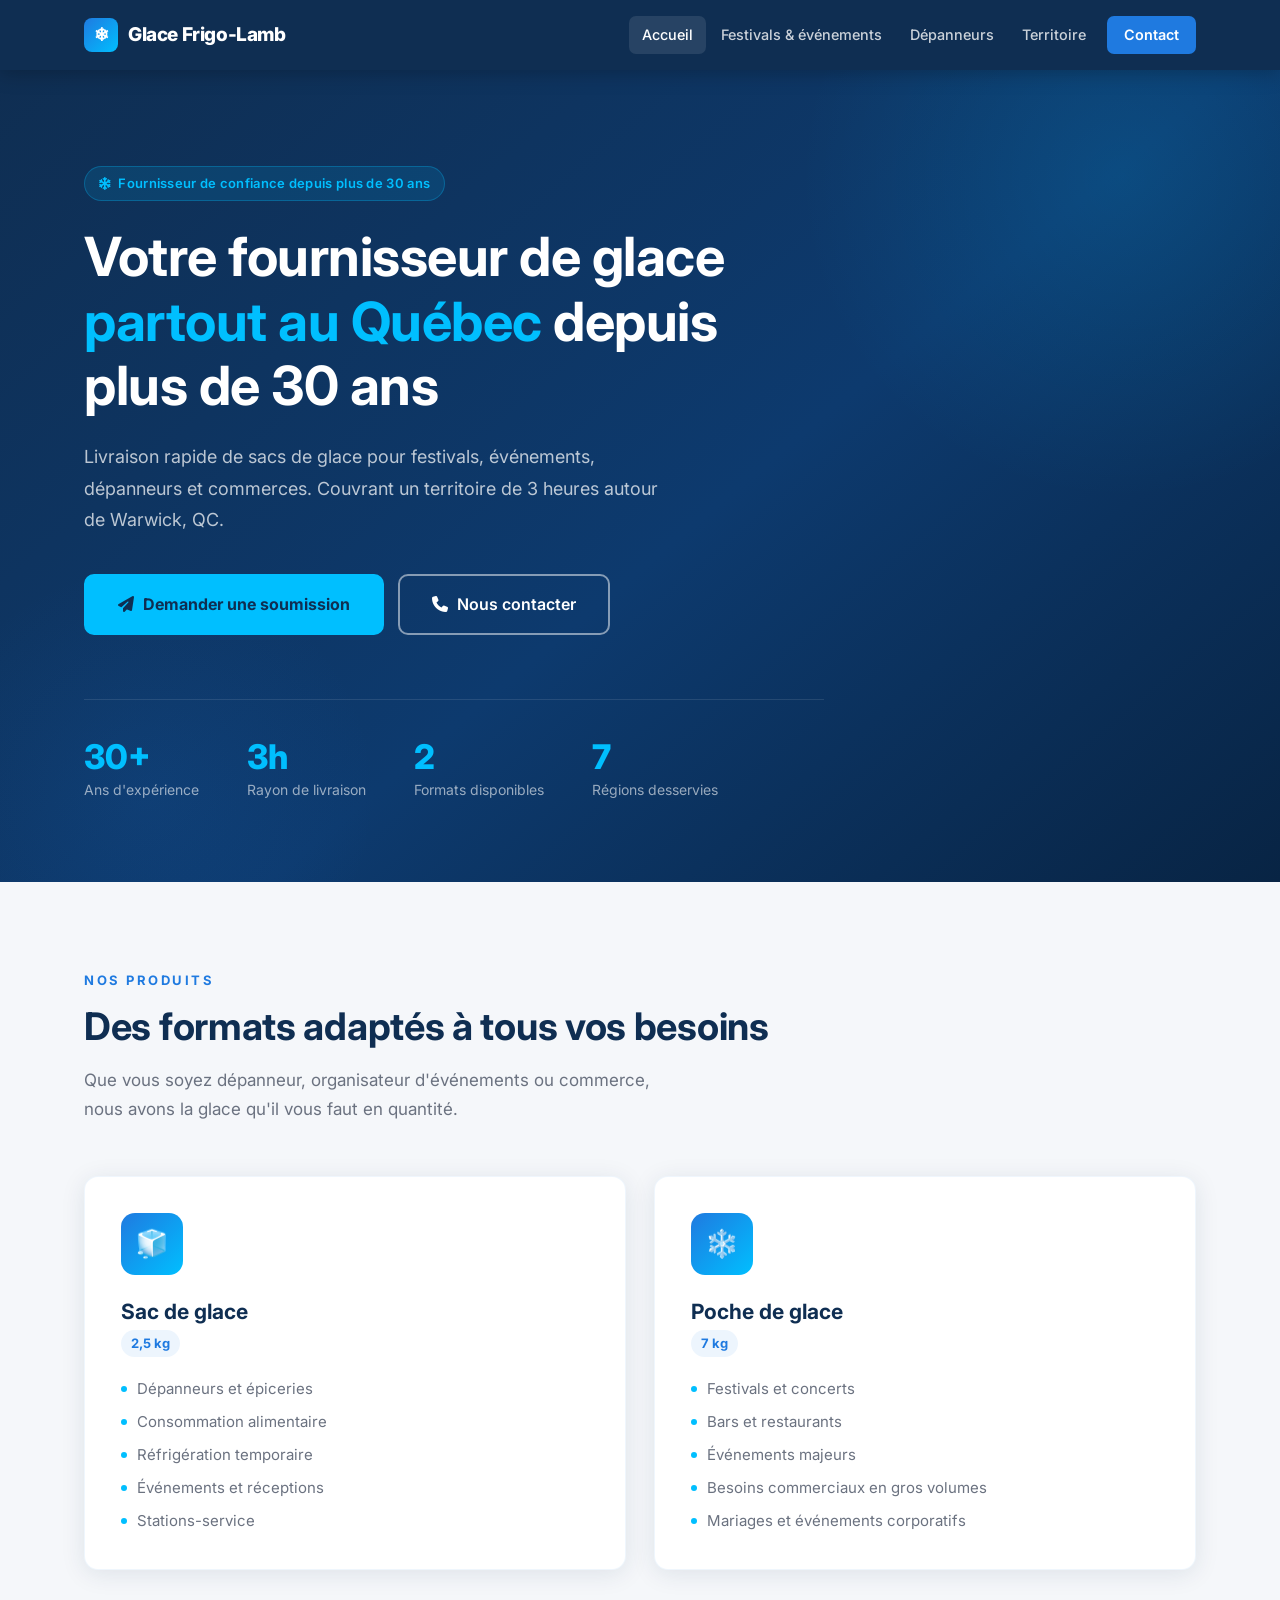
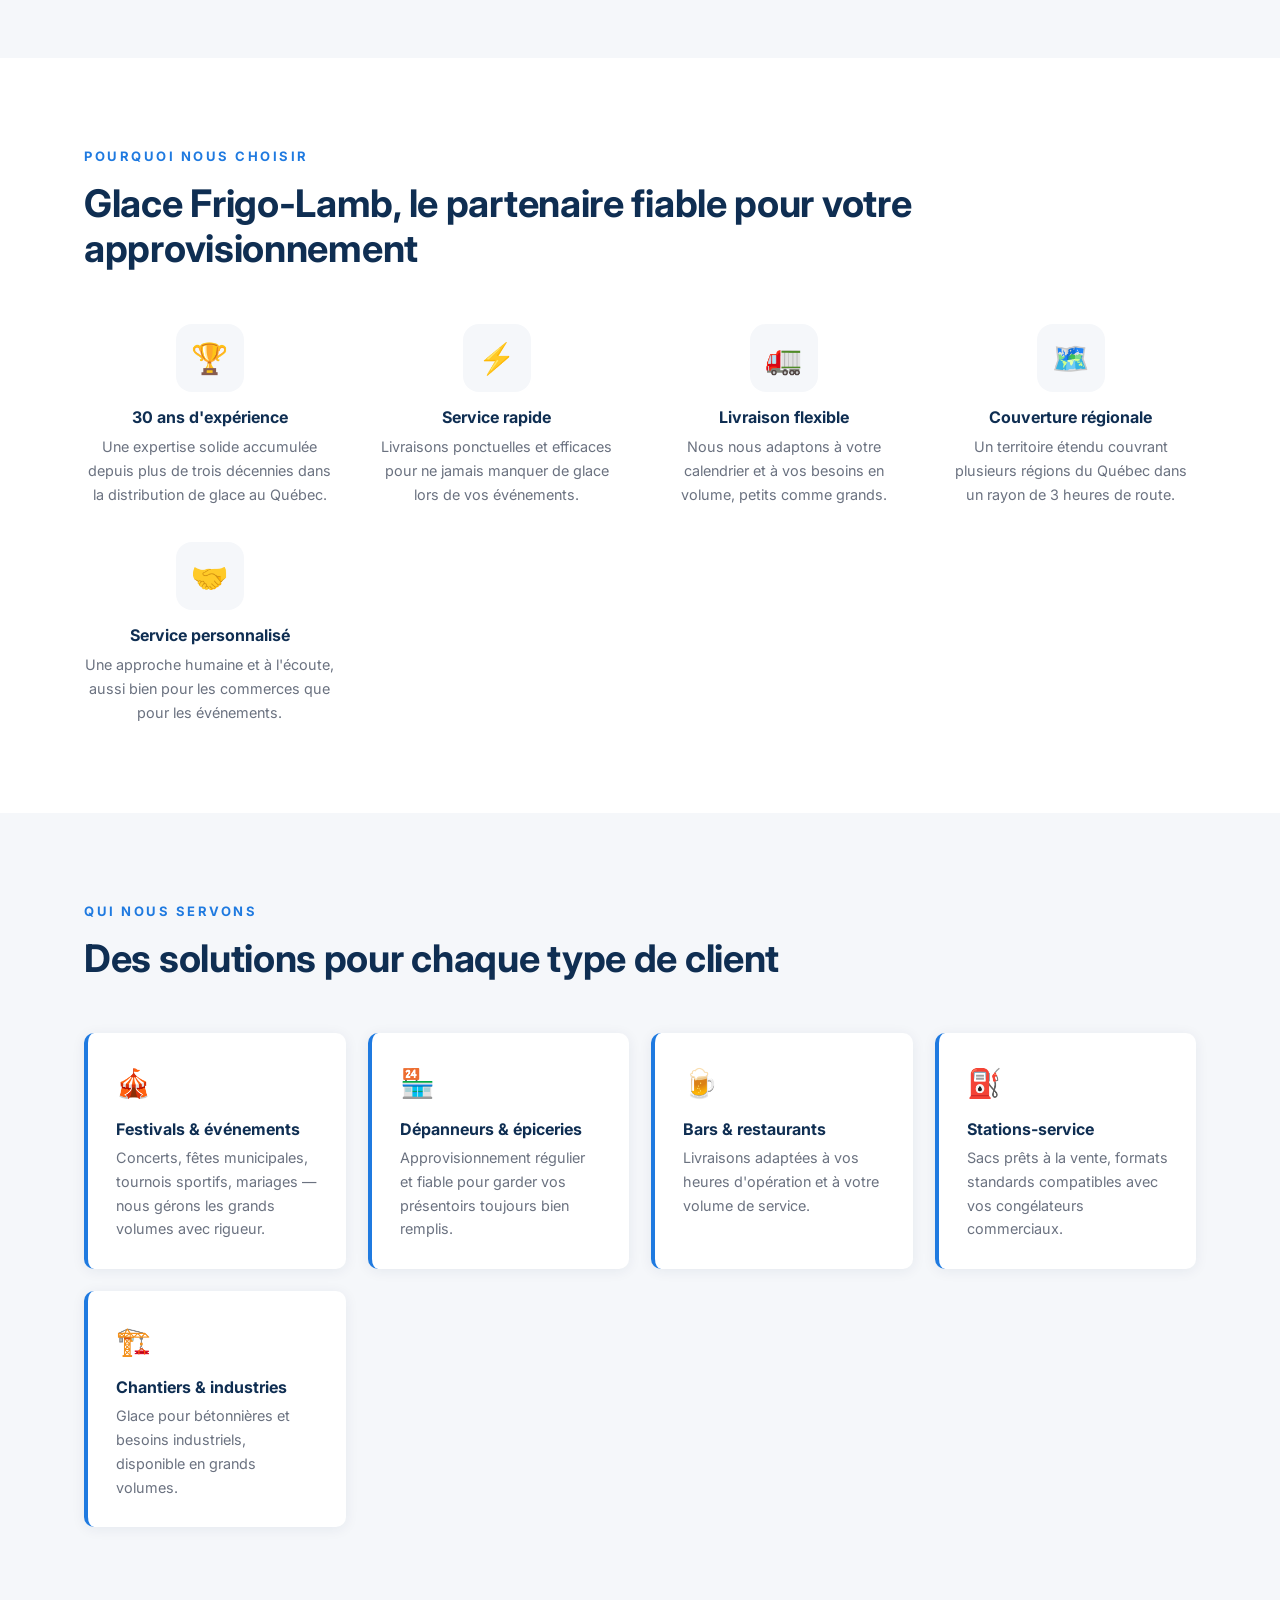
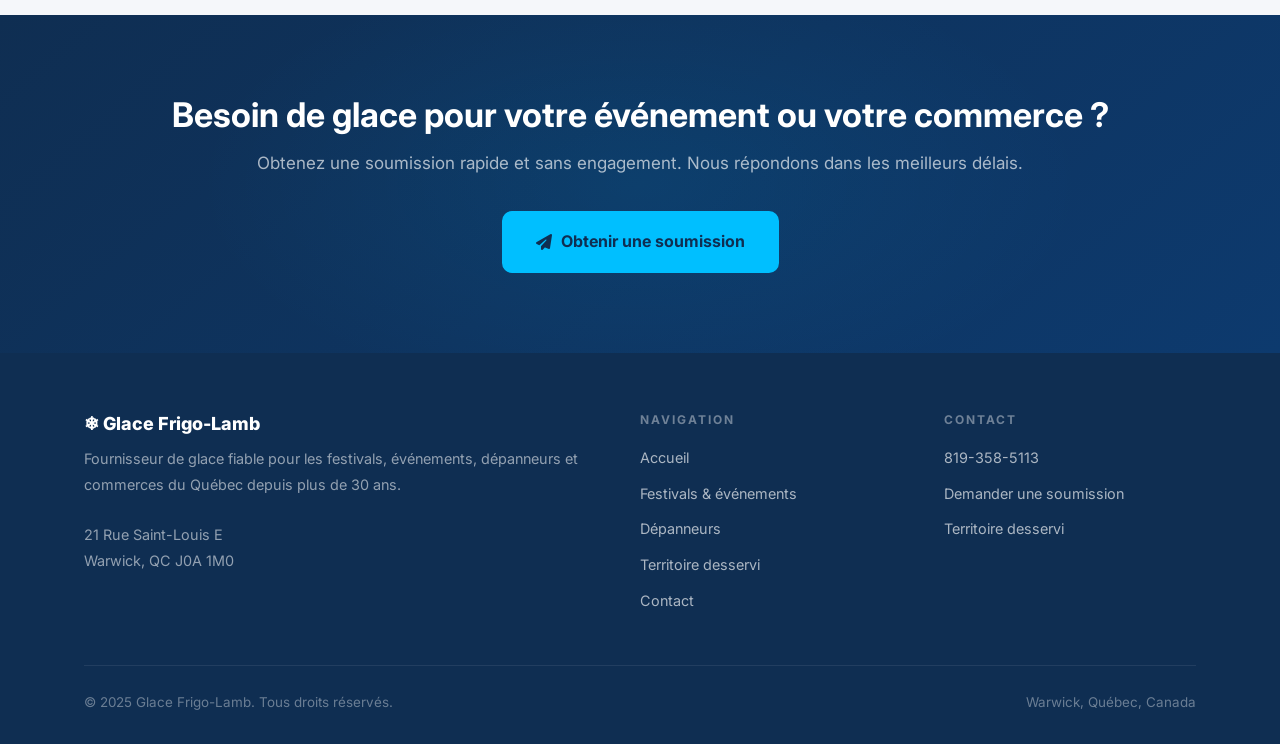
<file: docs/index.html>
<!DOCTYPE html>
<html lang="fr">
<head>
  <meta charset="UTF-8">
  <meta name="viewport" content="width=device-width, initial-scale=1.0">
  <title>Glace Frigo-Lamb – Fournisseur de glace au Québec depuis plus de 30 ans</title>
  <meta name="description" content="Livraison de glace pour festivals, événements, dépanneurs et commerces. Fournisseur fiable depuis plus de 30 ans dans un rayon de 3 heures autour de Warwick, Québec.">
  <meta name="keywords" content="livraison de glace Québec, fournisseur de glace, glace pour festival, glace pour événement, glace pour dépanneur, sac de glace 7 kg, sac de glace 2.5 kg, livraison de glace Warwick">
  <meta property="og:title" content="Glace Frigo-Lamb – Fournisseur de glace au Québec">
  <meta property="og:description" content="Livraison rapide de sacs de glace pour festivals, événements, dépanneurs et commerces depuis plus de 30 ans.">
  <meta property="og:type" content="website">
  <link rel="preconnect" href="https://fonts.googleapis.com">
  <link rel="preconnect" href="https://fonts.gstatic.com" crossorigin>
  <link href="https://fonts.googleapis.com/css2?family=Inter:wght@400;500;600;700;800&display=swap" rel="stylesheet">
  <link rel="stylesheet" href="https://cdnjs.cloudflare.com/ajax/libs/font-awesome/6.5.0/css/all.min.css">
  <link rel="stylesheet" href="styles.css">
</head>
<body>

  <!-- HEADER -->
  <header class="header">
    <div class="container header-inner">
      <a href="index.html" class="logo">
        <div class="logo-icon">❄</div>
        <span>Glace Frigo-Lamb</span>
      </a>
      <button class="hamburger" id="hamburger" aria-label="Ouvrir le menu">
        <span></span><span></span><span></span>
      </button>
      <nav class="nav" id="nav">
        <a href="index.html" class="active">Accueil</a>
        <a href="festivals.html">Festivals &amp; événements</a>
        <a href="depanneurs.html">Dépanneurs</a>
        <a href="territoire.html">Territoire</a>
        <a href="contact.html" class="nav-cta">Contact</a>
      </nav>
    </div>
  </header>

  <!-- HERO -->
  <section class="hero">
    <div class="container">
      <div class="hero-content">
        <div class="hero-badge">
          <i class="fa-solid fa-snowflake"></i>
          Fournisseur de confiance depuis plus de 30 ans
        </div>
        <h1>Votre fournisseur de glace <span>partout au Québec</span> depuis plus de 30&nbsp;ans</h1>
        <p class="hero-sub">Livraison rapide de sacs de glace pour festivals, événements, dépanneurs et commerces. Couvrant un territoire de 3 heures autour de Warwick, QC.</p>
        <div class="hero-actions">
          <a href="contact.html" class="btn btn-accent btn-lg">
            <i class="fa-solid fa-paper-plane"></i>
            Demander une soumission
          </a>
          <a href="contact.html" class="btn btn-outline btn-lg">
            <i class="fa-solid fa-phone"></i>
            Nous contacter
          </a>
        </div>
        <div class="hero-stats">
          <div class="stat">
            <div class="stat-number">30+</div>
            <div class="stat-label">Ans d'expérience</div>
          </div>
          <div class="stat">
            <div class="stat-number">3h</div>
            <div class="stat-label">Rayon de livraison</div>
          </div>
          <div class="stat">
            <div class="stat-number">2</div>
            <div class="stat-label">Formats disponibles</div>
          </div>
          <div class="stat">
            <div class="stat-number">7</div>
            <div class="stat-label">Régions desservies</div>
          </div>
        </div>
      </div>
    </div>
  </section>

  <!-- PRODUITS -->
  <section class="products">
    <div class="container">
      <div class="section-label">Nos produits</div>
      <h2 class="section-title">Des formats adaptés à tous vos besoins</h2>
      <p class="section-sub">Que vous soyez dépanneur, organisateur d'événements ou commerce, nous avons la glace qu'il vous faut en quantité.</p>
      <div class="products-grid">

        <div class="product-card">
          <div class="product-icon">🧊</div>
          <h3>Sac de glace</h3>
          <span class="product-weight">2,5 kg</span>
          <ul class="product-uses">
            <li>Dépanneurs et épiceries</li>
            <li>Consommation alimentaire</li>
            <li>Réfrigération temporaire</li>
            <li>Événements et réceptions</li>
            <li>Stations-service</li>
          </ul>
        </div>

        <div class="product-card">
          <div class="product-icon">❄️</div>
          <h3>Poche de glace</h3>
          <span class="product-weight">7 kg</span>
          <ul class="product-uses">
            <li>Festivals et concerts</li>
            <li>Bars et restaurants</li>
            <li>Événements majeurs</li>
            <li>Besoins commerciaux en gros volumes</li>
            <li>Mariages et événements corporatifs</li>
          </ul>
        </div>

      </div>
    </div>
  </section>

  <!-- POURQUOI NOUS -->
  <section class="why-us">
    <div class="container">
      <div class="section-label">Pourquoi nous choisir</div>
      <h2 class="section-title">Glace Frigo-Lamb, le partenaire fiable pour votre approvisionnement</h2>
      <div class="why-grid">

        <div class="why-item">
          <div class="why-icon">🏆</div>
          <h4>30 ans d'expérience</h4>
          <p>Une expertise solide accumulée depuis plus de trois décennies dans la distribution de glace au Québec.</p>
        </div>

        <div class="why-item">
          <div class="why-icon">⚡</div>
          <h4>Service rapide</h4>
          <p>Livraisons ponctuelles et efficaces pour ne jamais manquer de glace lors de vos événements.</p>
        </div>

        <div class="why-item">
          <div class="why-icon">🚛</div>
          <h4>Livraison flexible</h4>
          <p>Nous nous adaptons à votre calendrier et à vos besoins en volume, petits comme grands.</p>
        </div>

        <div class="why-item">
          <div class="why-icon">🗺️</div>
          <h4>Couverture régionale</h4>
          <p>Un territoire étendu couvrant plusieurs régions du Québec dans un rayon de 3 heures de route.</p>
        </div>

        <div class="why-item">
          <div class="why-icon">🤝</div>
          <h4>Service personnalisé</h4>
          <p>Une approche humaine et à l'écoute, aussi bien pour les commerces que pour les événements.</p>
        </div>

      </div>
    </div>
  </section>

  <!-- CLIENTS -->
  <section class="services-section">
    <div class="container">
      <div class="section-label">Qui nous servons</div>
      <h2 class="section-title">Des solutions pour chaque type de client</h2>
      <div class="services-grid">

        <div class="service-card">
          <div class="service-icon">🎪</div>
          <h4>Festivals &amp; événements</h4>
          <p>Concerts, fêtes municipales, tournois sportifs, mariages — nous gérons les grands volumes avec rigueur.</p>
        </div>

        <div class="service-card">
          <div class="service-icon">🏪</div>
          <h4>Dépanneurs &amp; épiceries</h4>
          <p>Approvisionnement régulier et fiable pour garder vos présentoirs toujours bien remplis.</p>
        </div>

        <div class="service-card">
          <div class="service-icon">🍺</div>
          <h4>Bars &amp; restaurants</h4>
          <p>Livraisons adaptées à vos heures d'opération et à votre volume de service.</p>
        </div>

        <div class="service-card">
          <div class="service-icon">⛽</div>
          <h4>Stations-service</h4>
          <p>Sacs prêts à la vente, formats standards compatibles avec vos congélateurs commerciaux.</p>
        </div>

        <div class="service-card">
          <div class="service-icon">🏗️</div>
          <h4>Chantiers &amp; industries</h4>
          <p>Glace pour bétonnières et besoins industriels, disponible en grands volumes.</p>
        </div>

      </div>
    </div>
  </section>

  <!-- CTA BANNER -->
  <section class="cta-banner">
    <div class="container">
      <h2>Besoin de glace pour votre événement ou votre commerce ?</h2>
      <p>Obtenez une soumission rapide et sans engagement. Nous répondons dans les meilleurs délais.</p>
      <a href="contact.html" class="btn btn-accent btn-lg">
        <i class="fa-solid fa-paper-plane"></i>
        Obtenir une soumission
      </a>
    </div>
  </section>

  <!-- FOOTER -->
  <footer class="footer">
    <div class="container">
      <div class="footer-grid">
        <div class="footer-brand">
          <h3>❄ Glace Frigo-Lamb</h3>
          <p>Fournisseur de glace fiable pour les festivals, événements, dépanneurs et commerces du Québec depuis plus de 30 ans.</p>
          <br>
          <p>21 Rue Saint-Louis E<br>Warwick, QC J0A 1M0</p>
        </div>
        <div class="footer-col">
          <h4>Navigation</h4>
          <ul>
            <li><a href="index.html">Accueil</a></li>
            <li><a href="festivals.html">Festivals &amp; événements</a></li>
            <li><a href="depanneurs.html">Dépanneurs</a></li>
            <li><a href="territoire.html">Territoire desservi</a></li>
            <li><a href="contact.html">Contact</a></li>
          </ul>
        </div>
        <div class="footer-col">
          <h4>Contact</h4>
          <ul>
            <li><a href="tel:+18193585113">819-358-5113</a></li>
            <li><a href="contact.html">Demander une soumission</a></li>
            <li><a href="territoire.html">Territoire desservi</a></li>
          </ul>
        </div>
      </div>
      <div class="footer-bottom">
        <p>&copy; 2025 Glace Frigo-Lamb. Tous droits réservés.</p>
        <p>Warwick, Québec, Canada</p>
      </div>
    </div>
  </footer>

  <script src="script.js"></script>
</body>
</html>
</file>
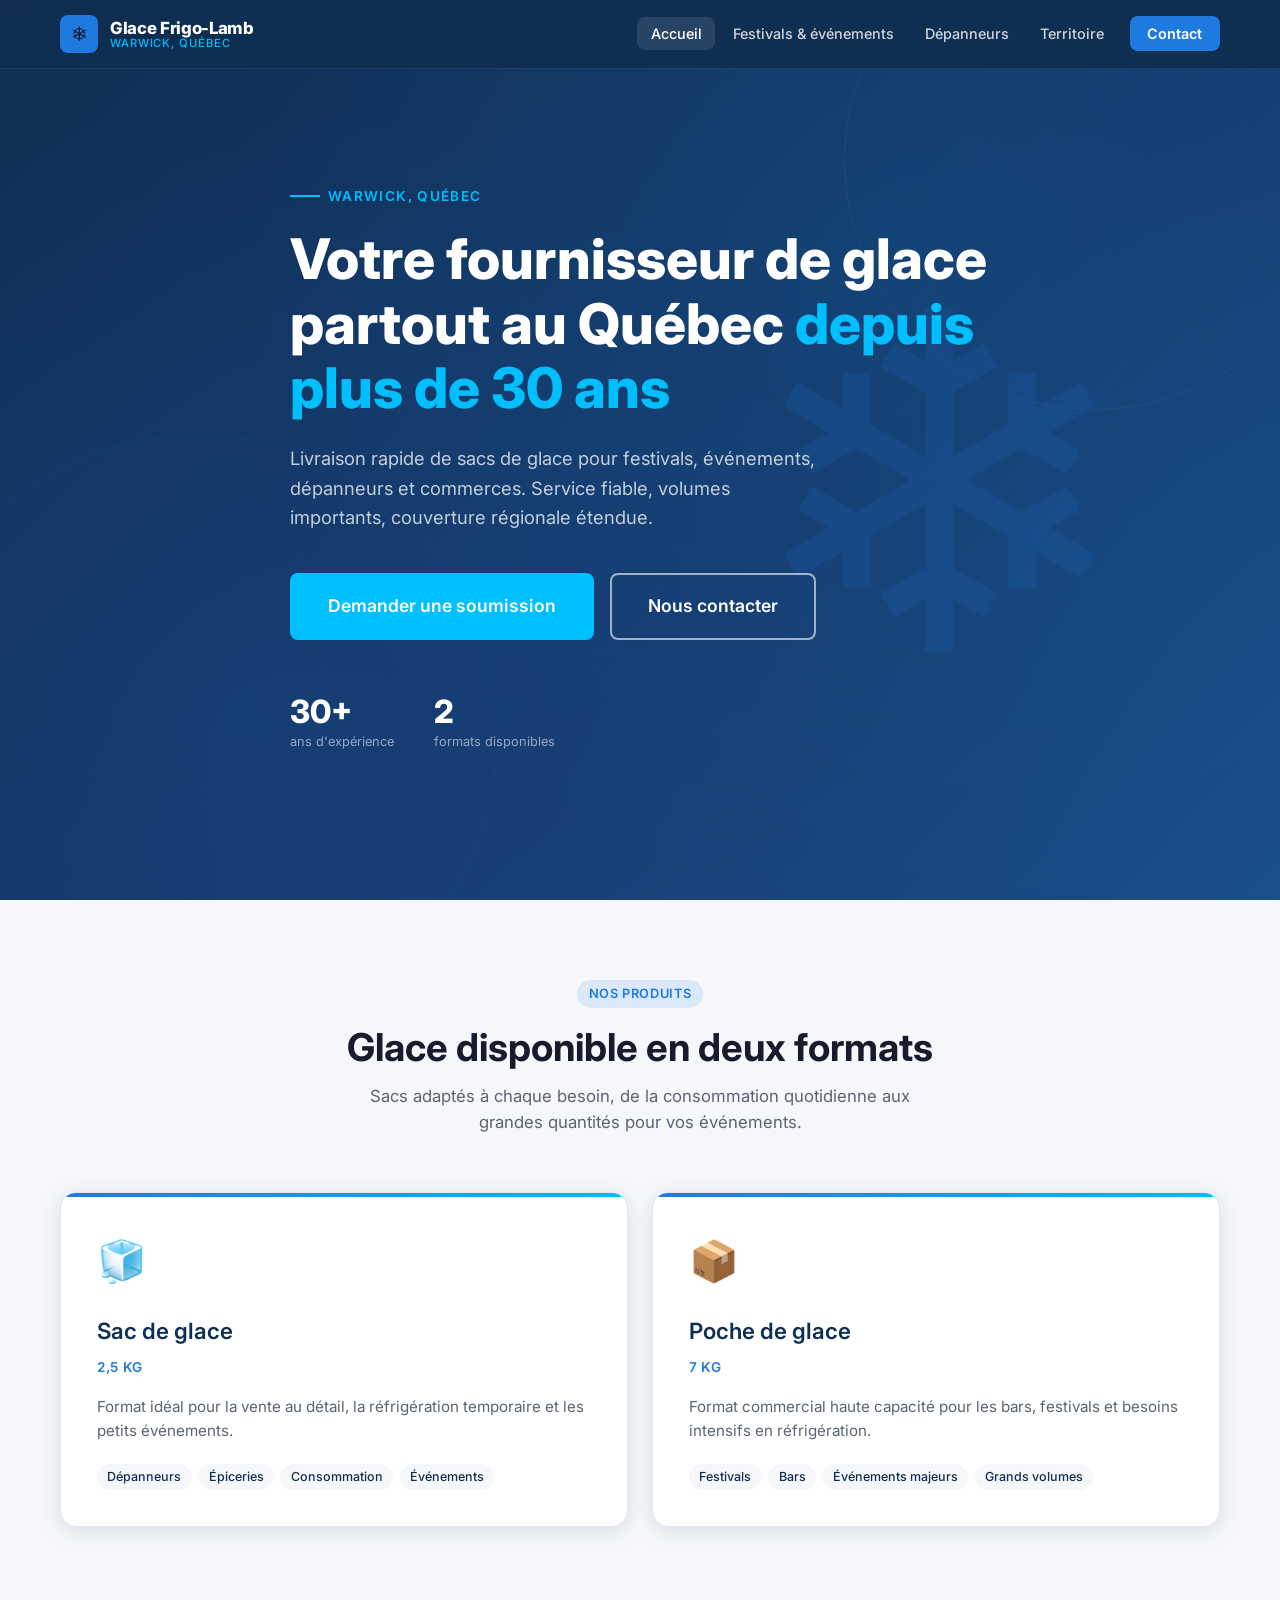
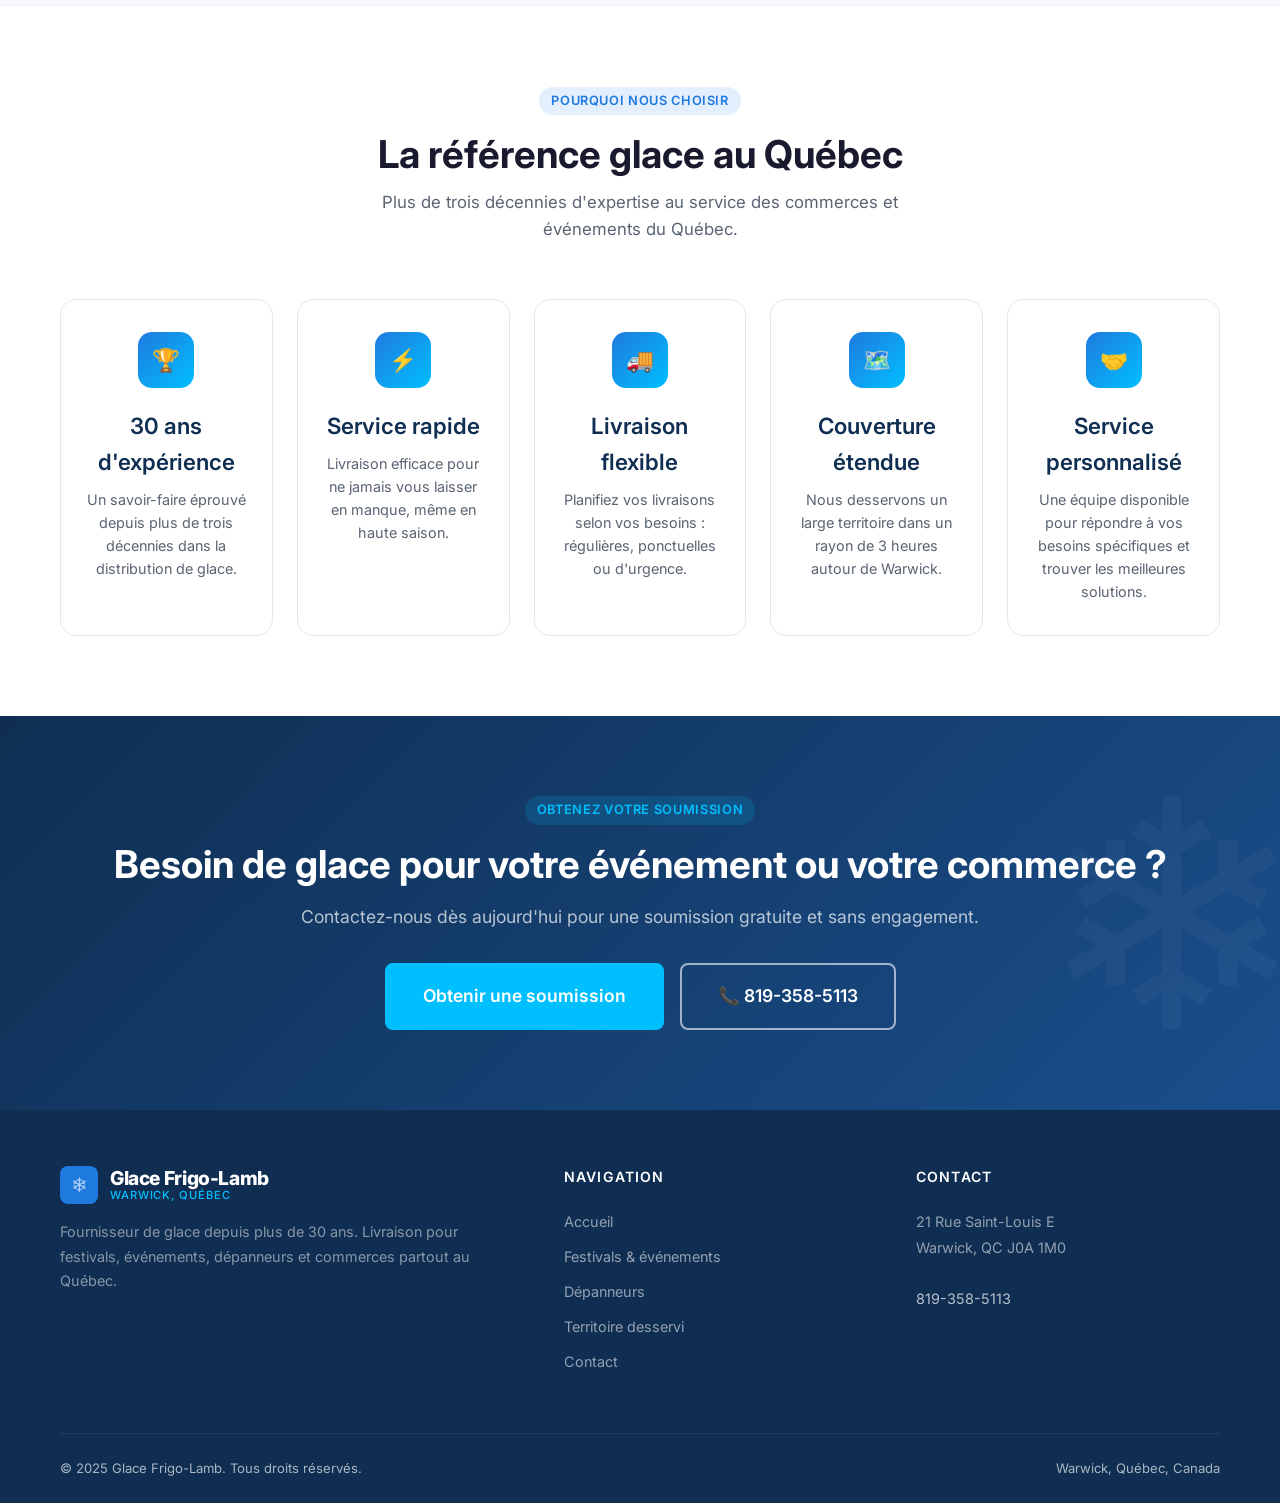
<file: site/index.html>
<!DOCTYPE html>
<html lang="fr">
<head>
  <meta charset="UTF-8" />
  <meta name="viewport" content="width=device-width, initial-scale=1.0" />
  <title>Glace Frigo-Lamb — Fournisseur de glace au Québec depuis 30 ans</title>
  <meta name="description" content="Livraison de glace pour festivals, événements, dépanneurs et commerces. Sacs de 2,5 kg et poches de 7 kg. Territoire : 3h autour de Warwick, QC." />
  <meta name="keywords" content="livraison glace Québec, fournisseur glace, glace festival, glace événement, glace dépanneur, sac glace 7 kg, Warwick" />
  <link rel="preconnect" href="https://fonts.googleapis.com" />
  <link rel="preconnect" href="https://fonts.gstatic.com" crossorigin />
  <link href="https://fonts.googleapis.com/css2?family=Inter:wght@400;500;600;700;800&display=swap" rel="stylesheet" />
  <link rel="stylesheet" href="styles.css" />
</head>
<body>

  <!-- ===== NAVBAR ===== -->
  <nav class="navbar">
    <div class="navbar-inner">
      <a href="index.html" class="navbar-logo">
        <div class="logo-icon">❄</div>
        <div class="logo-text">
          <span>Glace Frigo-Lamb</span>
          <span>Warwick, Québec</span>
        </div>
      </a>
      <ul class="navbar-nav">
        <li><a href="index.html">Accueil</a></li>
        <li><a href="festivals.html">Festivals &amp; événements</a></li>
        <li><a href="depanneurs.html">Dépanneurs</a></li>
        <li><a href="territoire.html">Territoire</a></li>
        <li><a href="contact.html" class="nav-cta">Contact</a></li>
      </ul>
      <button class="burger" aria-label="Menu">
        <span></span><span></span><span></span>
      </button>
    </div>
    <div class="mobile-nav">
      <a href="index.html">Accueil</a>
      <a href="festivals.html">Festivals &amp; événements</a>
      <a href="depanneurs.html">Dépanneurs</a>
      <a href="territoire.html">Territoire</a>
      <a href="contact.html" class="nav-cta">Contact</a>
    </div>
  </nav>

  <!-- ===== HERO ===== -->
  <section class="hero">
    <div class="hero-bg"></div>
    <div class="hero-visual"></div>
    <div class="container">
      <div class="hero-content">
        <div class="hero-eyebrow">Warwick, Québec</div>
        <h1>Votre fournisseur de glace partout au Québec <em>depuis plus de 30 ans</em></h1>
        <p class="hero-sub">Livraison rapide de sacs de glace pour festivals, événements, dépanneurs et commerces. Service fiable, volumes importants, couverture régionale étendue.</p>
        <div class="hero-ctas">
          <a href="contact.html" class="btn btn-accent btn-lg">Demander une soumission</a>
          <a href="contact.html" class="btn btn-secondary btn-lg">Nous contacter</a>
        </div>
        <div class="hero-stats">
          <div class="stat">
            <span class="stat-number">30+</span>
            <span class="stat-label">ans d'expérience</span>
          </div>
<div class="stat">
            <span class="stat-number">2</span>
            <span class="stat-label">formats disponibles</span>
          </div>
        </div>
      </div>
    </div>
  </section>

  <!-- ===== PRODUITS ===== -->
  <section class="products-section">
    <div class="container">
      <div class="section-header reveal">
        <div class="badge">Nos produits</div>
        <h2>Glace disponible en deux formats</h2>
        <p>Sacs adaptés à chaque besoin, de la consommation quotidienne aux grandes quantités pour vos événements.</p>
      </div>
      <div class="products-grid">
        <div class="product-card reveal">
          <div class="product-icon">🧊</div>
          <h3>Sac de glace</h3>
          <div class="product-weight">2,5 kg</div>
          <p>Format idéal pour la vente au détail, la réfrigération temporaire et les petits événements.</p>
          <div class="product-tags">
            <span class="tag">Dépanneurs</span>
            <span class="tag">Épiceries</span>
            <span class="tag">Consommation</span>
            <span class="tag">Événements</span>
          </div>
        </div>
        <div class="product-card reveal">
          <div class="product-icon">📦</div>
          <h3>Poche de glace</h3>
          <div class="product-weight">7 kg</div>
          <p>Format commercial haute capacité pour les bars, festivals et besoins intensifs en réfrigération.</p>
          <div class="product-tags">
            <span class="tag">Festivals</span>
            <span class="tag">Bars</span>
            <span class="tag">Événements majeurs</span>
            <span class="tag">Grands volumes</span>
          </div>
        </div>
      </div>
    </div>
  </section>

  <!-- ===== POURQUOI NOUS ===== -->
  <section>
    <div class="container">
      <div class="section-header reveal">
        <div class="badge">Pourquoi nous choisir</div>
        <h2>La référence glace au Québec</h2>
        <p>Plus de trois décennies d'expertise au service des commerces et événements du Québec.</p>
      </div>
      <div class="why-grid">
        <div class="why-card reveal">
          <div class="why-icon">🏆</div>
          <h3>30 ans d'expérience</h3>
          <p>Un savoir-faire éprouvé depuis plus de trois décennies dans la distribution de glace.</p>
        </div>
        <div class="why-card reveal">
          <div class="why-icon">⚡</div>
          <h3>Service rapide</h3>
          <p>Livraison efficace pour ne jamais vous laisser en manque, même en haute saison.</p>
        </div>
        <div class="why-card reveal">
          <div class="why-icon">🚚</div>
          <h3>Livraison flexible</h3>
          <p>Planifiez vos livraisons selon vos besoins : régulières, ponctuelles ou d'urgence.</p>
        </div>
        <div class="why-card reveal">
          <div class="why-icon">🗺️</div>
          <h3>Couverture étendue</h3>
          <p>Nous desservons un large territoire dans un rayon de 3 heures autour de Warwick.</p>
        </div>
        <div class="why-card reveal">
          <div class="why-icon">🤝</div>
          <h3>Service personnalisé</h3>
          <p>Une équipe disponible pour répondre à vos besoins spécifiques et trouver les meilleures solutions.</p>
        </div>
      </div>
    </div>
  </section>

  <!-- ===== CTA BANNER ===== -->
  <section class="cta-banner">
    <div class="container">
      <div class="badge" style="background:rgba(0,191,255,0.15);color:#00BFFF;">Obtenez votre soumission</div>
      <h2>Besoin de glace pour votre événement ou votre commerce ?</h2>
      <p>Contactez-nous dès aujourd'hui pour une soumission gratuite et sans engagement.</p>
      <div class="cta-buttons">
        <a href="contact.html" class="btn btn-accent btn-lg">Obtenir une soumission</a>
        <a href="tel:8193585113" class="btn btn-secondary btn-lg">📞 819-358-5113</a>
      </div>
    </div>
  </section>

  <!-- ===== FOOTER ===== -->
  <footer>
    <div class="container">
      <div class="footer-grid">
        <div class="footer-brand">
          <div class="navbar-logo" style="margin-bottom:1rem">
            <div class="logo-icon">❄</div>
            <div class="logo-text">
              <span>Glace Frigo-Lamb</span>
              <span>Warwick, Québec</span>
            </div>
          </div>
          <p>Fournisseur de glace depuis plus de 30 ans. Livraison pour festivals, événements, dépanneurs et commerces partout au Québec.</p>
        </div>
        <div class="footer-col">
          <h4>Navigation</h4>
          <ul>
            <li><a href="index.html">Accueil</a></li>
            <li><a href="festivals.html">Festivals &amp; événements</a></li>
            <li><a href="depanneurs.html">Dépanneurs</a></li>
            <li><a href="territoire.html">Territoire desservi</a></li>
            <li><a href="contact.html">Contact</a></li>
          </ul>
        </div>
        <div class="footer-col">
          <h4>Contact</h4>
          <p>
            21 Rue Saint-Louis E<br>
            Warwick, QC J0A 1M0<br><br>
            <a href="tel:8193585113" style="color:rgba(255,255,255,0.7);">819-358-5113</a>
          </p>
        </div>
      </div>
      <div class="footer-bottom">
        <span>© 2025 Glace Frigo-Lamb. Tous droits réservés.</span>
        <span>Warwick, Québec, Canada</span>
      </div>
    </div>
  </footer>

  <button class="scroll-top" aria-label="Retour en haut">↑</button>
  <script src="script.js"></script>
</body>
</html>
</file>
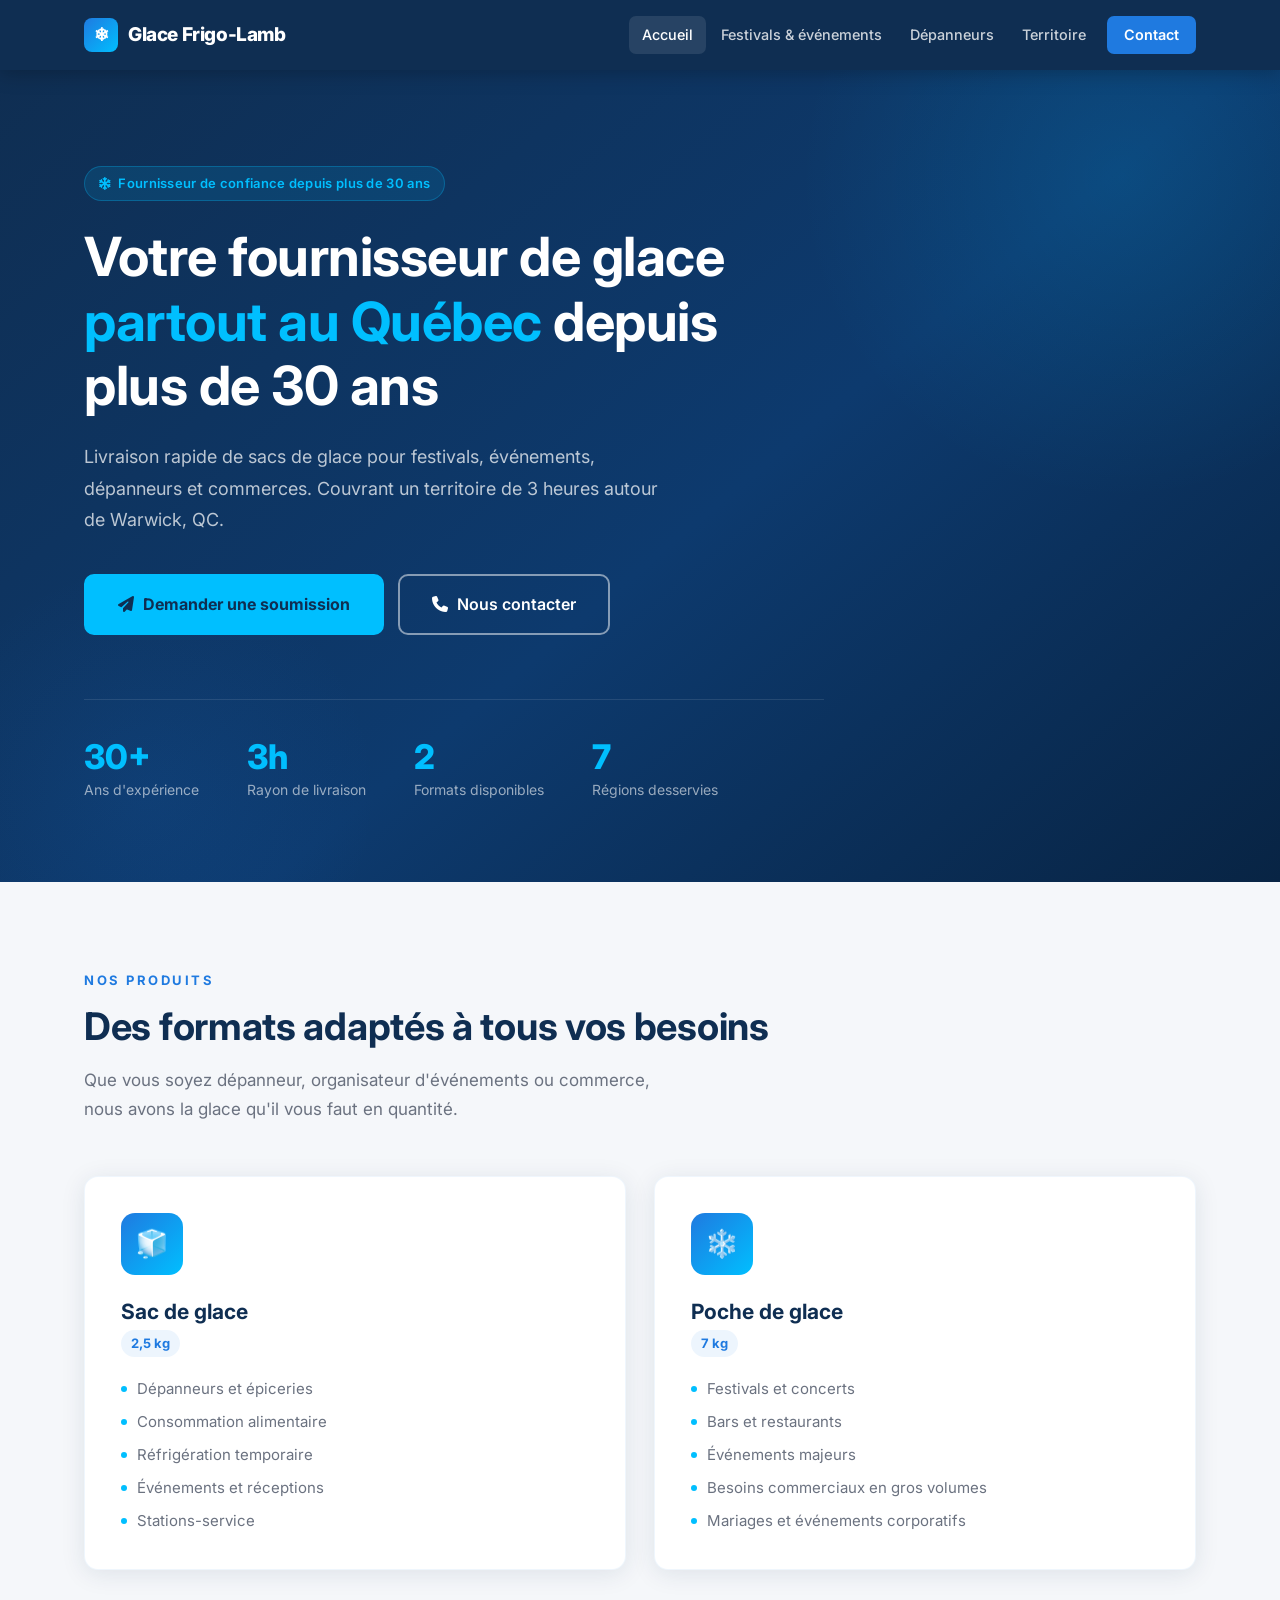
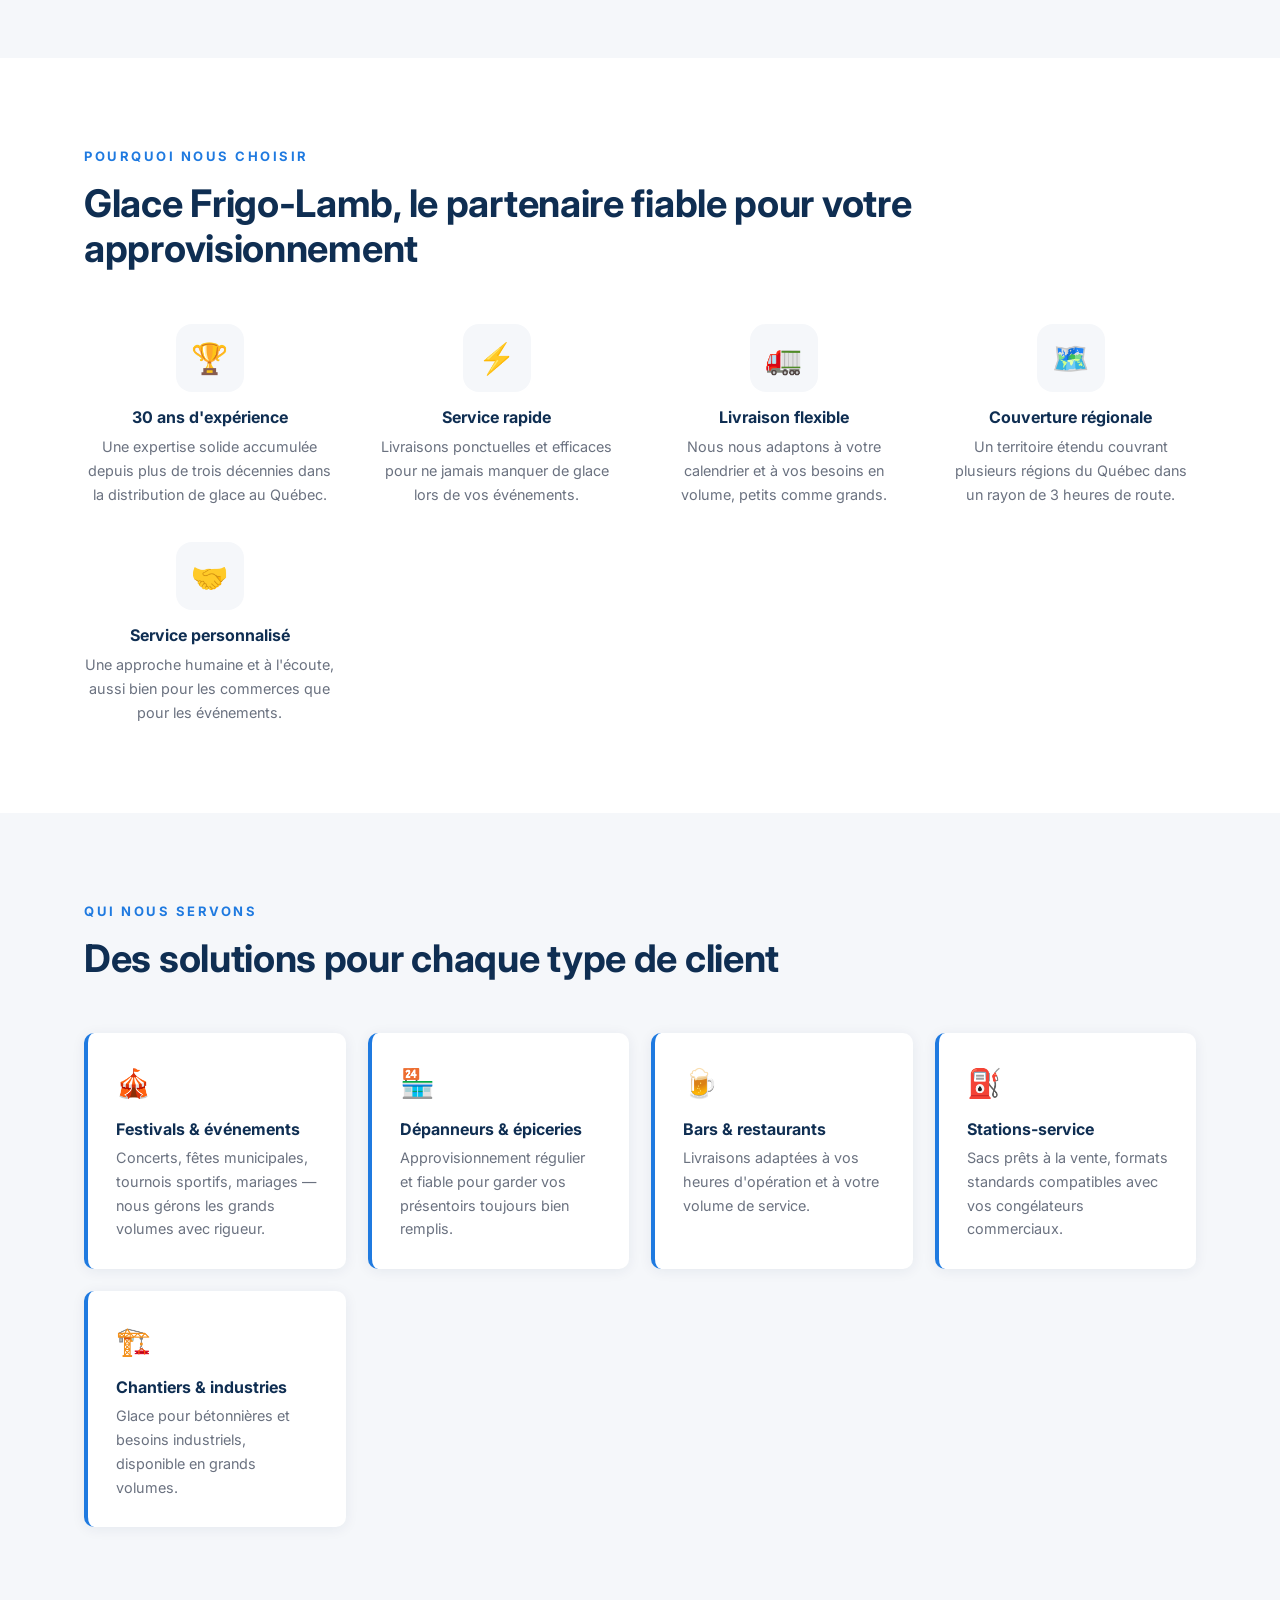
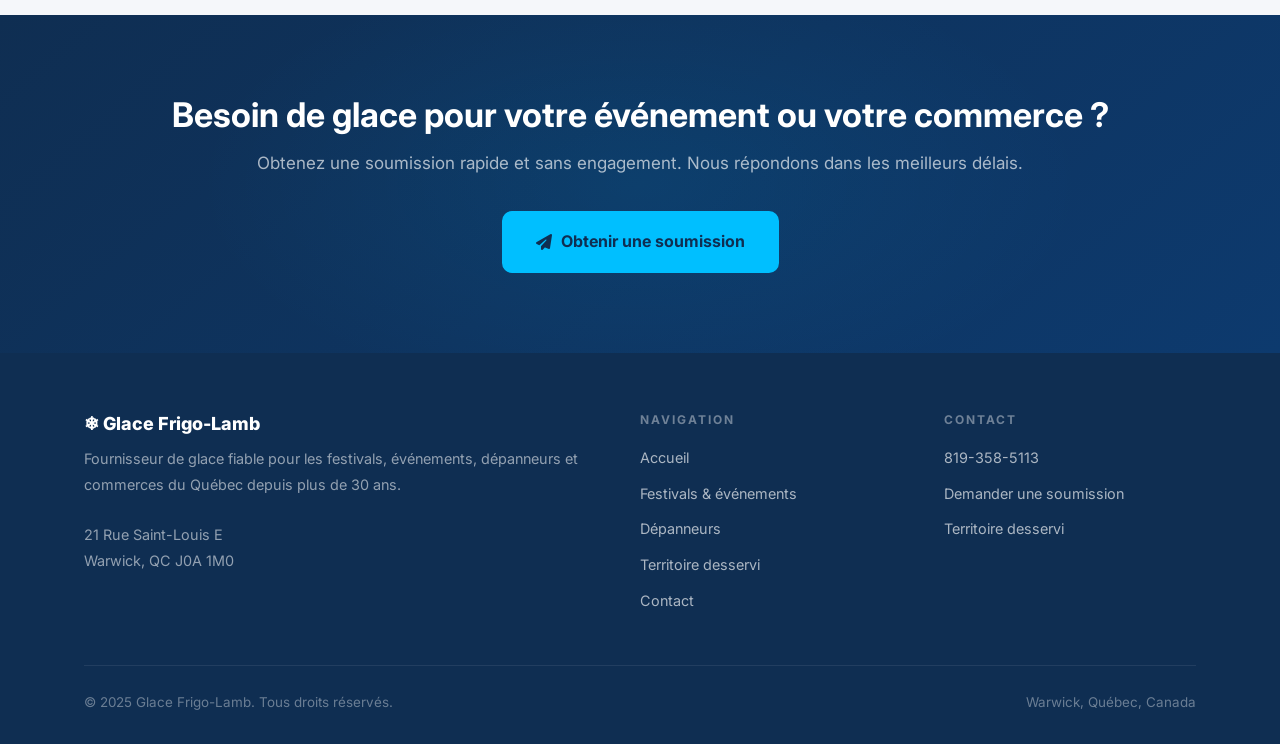
<file: FrigoLamb.html>
<!DOCTYPE html>
<html lang="fr">
<head>
  <meta charset="UTF-8">
  <meta http-equiv="refresh" content="0; url=docs/index.html">
  <title>Glace Frigo-Lamb</title>
</head>
<body>
  <p>Redirection vers le site... <a href="docs/index.html">Cliquez ici si ça ne se fait pas automatiquement.</a></p>
</body>
</html>
</file>
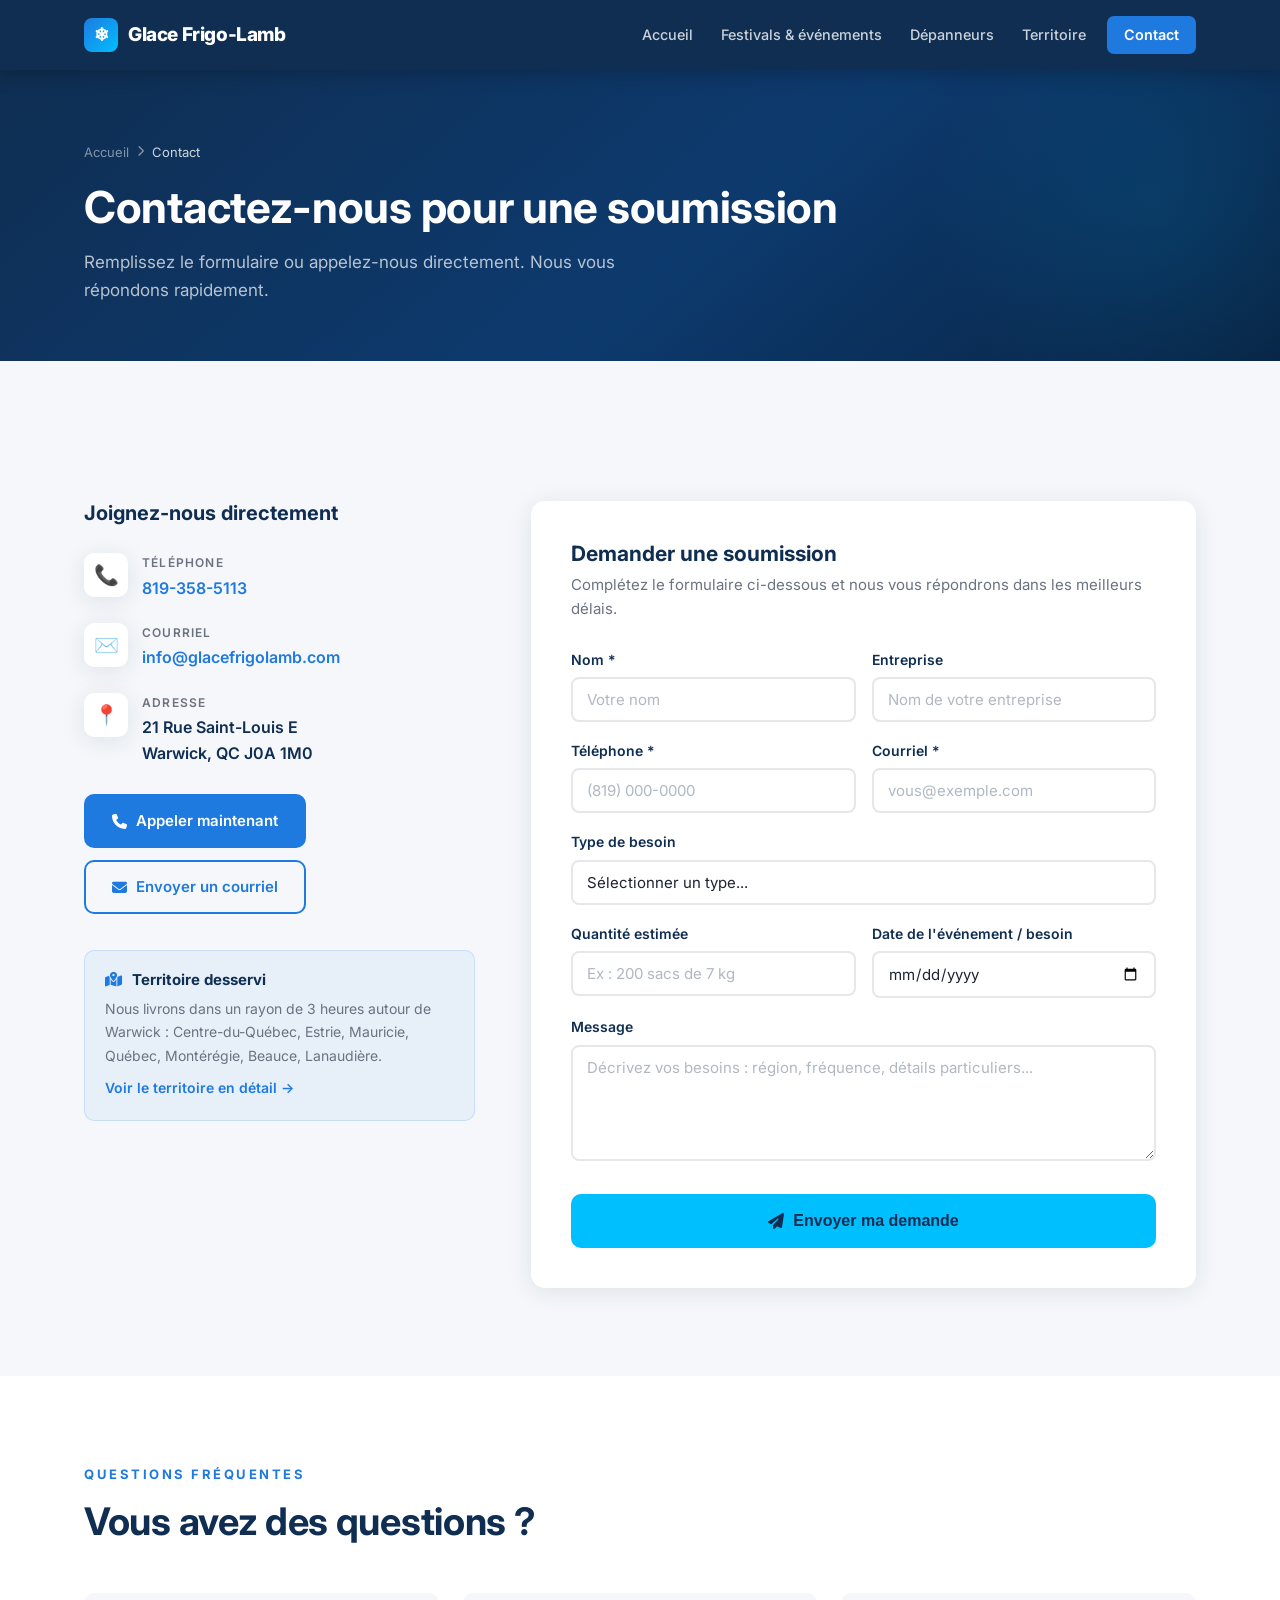
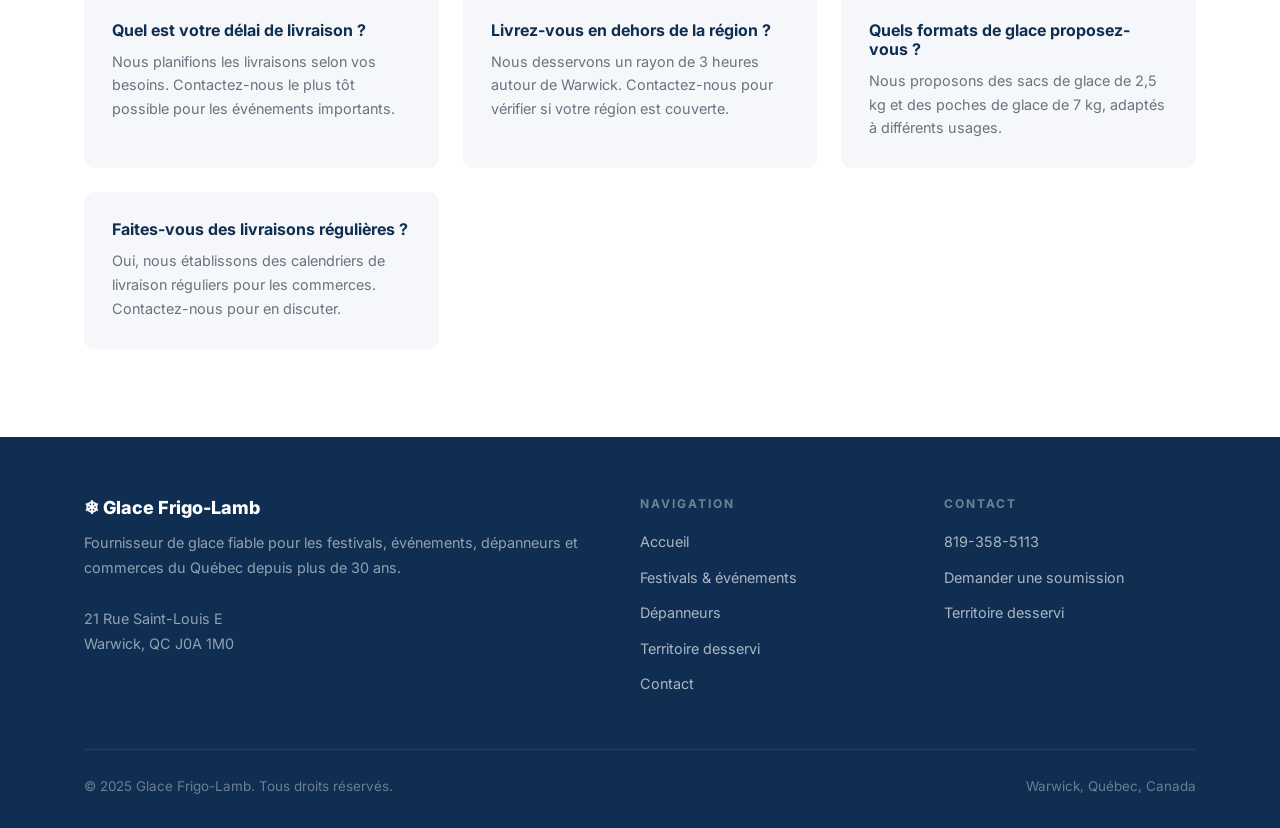
<file: docs/contact.html>
<!DOCTYPE html>
<html lang="fr">
<head>
  <meta charset="UTF-8">
  <meta name="viewport" content="width=device-width, initial-scale=1.0">
  <title>Contactez-nous – Glace Frigo-Lamb</title>
  <meta name="description" content="Contactez Glace Frigo-Lamb pour une soumission de livraison de glace. Appelez le 819-358-5113 ou remplissez notre formulaire de demande en ligne.">
  <meta name="keywords" content="contact Glace Frigo-Lamb, soumission livraison glace, demander soumission glace Québec">
  <link rel="preconnect" href="https://fonts.googleapis.com">
  <link rel="preconnect" href="https://fonts.gstatic.com" crossorigin>
  <link href="https://fonts.googleapis.com/css2?family=Inter:wght@400;500;600;700;800&display=swap" rel="stylesheet">
  <link rel="stylesheet" href="https://cdnjs.cloudflare.com/ajax/libs/font-awesome/6.5.0/css/all.min.css">
  <link rel="stylesheet" href="styles.css">
</head>
<body>

  <!-- HEADER -->
  <header class="header">
    <div class="container header-inner">
      <a href="index.html" class="logo">
        <div class="logo-icon">❄</div>
        <span>Glace Frigo-Lamb</span>
      </a>
      <button class="hamburger" id="hamburger" aria-label="Ouvrir le menu">
        <span></span><span></span><span></span>
      </button>
      <nav class="nav" id="nav">
        <a href="index.html">Accueil</a>
        <a href="festivals.html">Festivals &amp; événements</a>
        <a href="depanneurs.html">Dépanneurs</a>
        <a href="territoire.html">Territoire</a>
        <a href="contact.html" class="nav-cta active">Contact</a>
      </nav>
    </div>
  </header>

  <!-- PAGE HERO -->
  <section class="page-hero">
    <div class="container">
      <div class="page-hero-content">
        <div class="breadcrumb">
          <a href="index.html">Accueil</a>
          <span class="sep"><i class="fa-solid fa-chevron-right"></i></span>
          <span class="current">Contact</span>
        </div>
        <h1>Contactez-nous pour une soumission</h1>
        <p>Remplissez le formulaire ou appelez-nous directement. Nous vous répondons rapidement.</p>
      </div>
    </div>
  </section>

  <!-- CONTACT SECTION -->
  <section class="contact-section">
    <div class="container">
      <div class="contact-grid">

        <!-- INFO -->
        <div class="contact-info-block">
          <h3>Joignez-nous directement</h3>

          <div class="contact-item">
            <div class="contact-item-icon">📞</div>
            <div class="contact-item-text">
              <div class="clabel">Téléphone</div>
              <div class="cvalue"><a href="tel:+18193585113">819-358-5113</a></div>
            </div>
          </div>

          <div class="contact-item">
            <div class="contact-item-icon">✉️</div>
            <div class="contact-item-text">
              <div class="clabel">Courriel</div>
              <div class="cvalue"><a href="mailto:info@glacefrigolamb.com">info@glacefrigolamb.com</a></div>
            </div>
          </div>

          <div class="contact-item">
            <div class="contact-item-icon">📍</div>
            <div class="contact-item-text">
              <div class="clabel">Adresse</div>
              <div class="cvalue">21 Rue Saint-Louis E<br>Warwick, QC J0A 1M0</div>
            </div>
          </div>

          <div class="contact-actions">
            <a href="tel:+18193585113" class="btn btn-primary">
              <i class="fa-solid fa-phone"></i>
              Appeler maintenant
            </a>
            <a href="mailto:info@glacefrigolamb.com" class="btn btn-outline-blue">
              <i class="fa-solid fa-envelope"></i>
              Envoyer un courriel
            </a>
          </div>

          <!-- Territoire note -->
          <div style="margin-top: 36px; padding: 20px; background: rgba(31,122,224,0.06); border-radius: 10px; border: 1px solid rgba(31,122,224,0.15);">
            <h4 style="color: var(--dark-blue); font-size: 0.9375rem; margin-bottom: 8px;">
              <i class="fa-solid fa-map-location-dot" style="color: var(--blue); margin-right: 6px;"></i>
              Territoire desservi
            </h4>
            <p style="color: var(--text-muted); font-size: 0.875rem; line-height: 1.65;">
              Nous livrons dans un rayon de 3 heures autour de Warwick : Centre-du-Québec, Estrie, Mauricie, Québec, Montérégie, Beauce, Lanaudière.
            </p>
            <a href="territoire.html" style="font-size: 0.875rem; color: var(--blue); font-weight: 600; display: inline-block; margin-top: 10px;">
              Voir le territoire en détail →
            </a>
          </div>
        </div>

        <!-- FORM -->
        <div class="form-card">
          <h3>Demander une soumission</h3>
          <p class="form-sub">Complétez le formulaire ci-dessous et nous vous répondrons dans les meilleurs délais.</p>

          <form id="contactForm" novalidate>

            <div class="form-row">
              <div class="form-group">
                <label for="nom">Nom *</label>
                <input type="text" id="nom" name="nom" placeholder="Votre nom" required>
              </div>
              <div class="form-group">
                <label for="entreprise">Entreprise</label>
                <input type="text" id="entreprise" name="entreprise" placeholder="Nom de votre entreprise">
              </div>
            </div>

            <div class="form-row">
              <div class="form-group">
                <label for="telephone">Téléphone *</label>
                <input type="tel" id="telephone" name="telephone" placeholder="(819) 000-0000" required>
              </div>
              <div class="form-group">
                <label for="courriel">Courriel *</label>
                <input type="email" id="courriel" name="courriel" placeholder="vous@exemple.com" required>
              </div>
            </div>

            <div class="form-group">
              <label for="type_besoin">Type de besoin</label>
              <select id="type_besoin" name="type_besoin">
                <option value="" disabled selected>Sélectionner un type...</option>
                <option value="festival">Festival / événement</option>
                <option value="depanneur">Dépanneur / épicerie</option>
                <option value="restaurant">Restaurant / bar</option>
                <option value="station">Station-service</option>
                <option value="chantier">Chantier / industrie</option>
                <option value="autre">Autre</option>
              </select>
            </div>

            <div class="form-row">
              <div class="form-group">
                <label for="quantite">Quantité estimée</label>
                <input type="text" id="quantite" name="quantite" placeholder="Ex : 200 sacs de 7 kg">
              </div>
              <div class="form-group">
                <label for="date">Date de l'événement / besoin</label>
                <input type="date" id="date" name="date">
              </div>
            </div>

            <div class="form-group">
              <label for="message">Message</label>
              <textarea id="message" name="message" placeholder="Décrivez vos besoins : région, fréquence, détails particuliers..."></textarea>
            </div>

            <button type="submit" class="btn btn-accent btn-lg btn-submit">
              <i class="fa-solid fa-paper-plane"></i>
              Envoyer ma demande
            </button>

          </form>
        </div>

      </div>
    </div>
  </section>

  <!-- FAQ RAPIDE -->
  <section style="background: var(--white); padding: 88px 0;">
    <div class="container">
      <div class="section-label">Questions fréquentes</div>
      <h2 class="section-title">Vous avez des questions ?</h2>
      <div style="display: grid; grid-template-columns: repeat(auto-fit, minmax(300px, 1fr)); gap: 24px; margin-top: 48px;">

        <div style="background: var(--light-gray); border-radius: 10px; padding: 28px;">
          <h4 style="color: var(--dark-blue); margin-bottom: 10px; font-size: 1rem;">Quel est votre délai de livraison ?</h4>
          <p style="color: var(--text-muted); font-size: 0.9rem; line-height: 1.65;">Nous planifions les livraisons selon vos besoins. Contactez-nous le plus tôt possible pour les événements importants.</p>
        </div>

        <div style="background: var(--light-gray); border-radius: 10px; padding: 28px;">
          <h4 style="color: var(--dark-blue); margin-bottom: 10px; font-size: 1rem;">Livrez-vous en dehors de la région ?</h4>
          <p style="color: var(--text-muted); font-size: 0.9rem; line-height: 1.65;">Nous desservons un rayon de 3 heures autour de Warwick. Contactez-nous pour vérifier si votre région est couverte.</p>
        </div>

        <div style="background: var(--light-gray); border-radius: 10px; padding: 28px;">
          <h4 style="color: var(--dark-blue); margin-bottom: 10px; font-size: 1rem;">Quels formats de glace proposez-vous ?</h4>
          <p style="color: var(--text-muted); font-size: 0.9rem; line-height: 1.65;">Nous proposons des sacs de glace de 2,5 kg et des poches de glace de 7 kg, adaptés à différents usages.</p>
        </div>

        <div style="background: var(--light-gray); border-radius: 10px; padding: 28px;">
          <h4 style="color: var(--dark-blue); margin-bottom: 10px; font-size: 1rem;">Faites-vous des livraisons régulières ?</h4>
          <p style="color: var(--text-muted); font-size: 0.9rem; line-height: 1.65;">Oui, nous établissons des calendriers de livraison réguliers pour les commerces. Contactez-nous pour en discuter.</p>
        </div>

      </div>
    </div>
  </section>

  <!-- FOOTER -->
  <footer class="footer">
    <div class="container">
      <div class="footer-grid">
        <div class="footer-brand">
          <h3>❄ Glace Frigo-Lamb</h3>
          <p>Fournisseur de glace fiable pour les festivals, événements, dépanneurs et commerces du Québec depuis plus de 30 ans.</p>
          <br>
          <p>21 Rue Saint-Louis E<br>Warwick, QC J0A 1M0</p>
        </div>
        <div class="footer-col">
          <h4>Navigation</h4>
          <ul>
            <li><a href="index.html">Accueil</a></li>
            <li><a href="festivals.html">Festivals &amp; événements</a></li>
            <li><a href="depanneurs.html">Dépanneurs</a></li>
            <li><a href="territoire.html">Territoire desservi</a></li>
            <li><a href="contact.html">Contact</a></li>
          </ul>
        </div>
        <div class="footer-col">
          <h4>Contact</h4>
          <ul>
            <li><a href="tel:+18193585113">819-358-5113</a></li>
            <li><a href="contact.html">Demander une soumission</a></li>
            <li><a href="territoire.html">Territoire desservi</a></li>
          </ul>
        </div>
      </div>
      <div class="footer-bottom">
        <p>&copy; 2025 Glace Frigo-Lamb. Tous droits réservés.</p>
        <p>Warwick, Québec, Canada</p>
      </div>
    </div>
  </footer>

  <script src="script.js"></script>
</body>
</html>
</file>
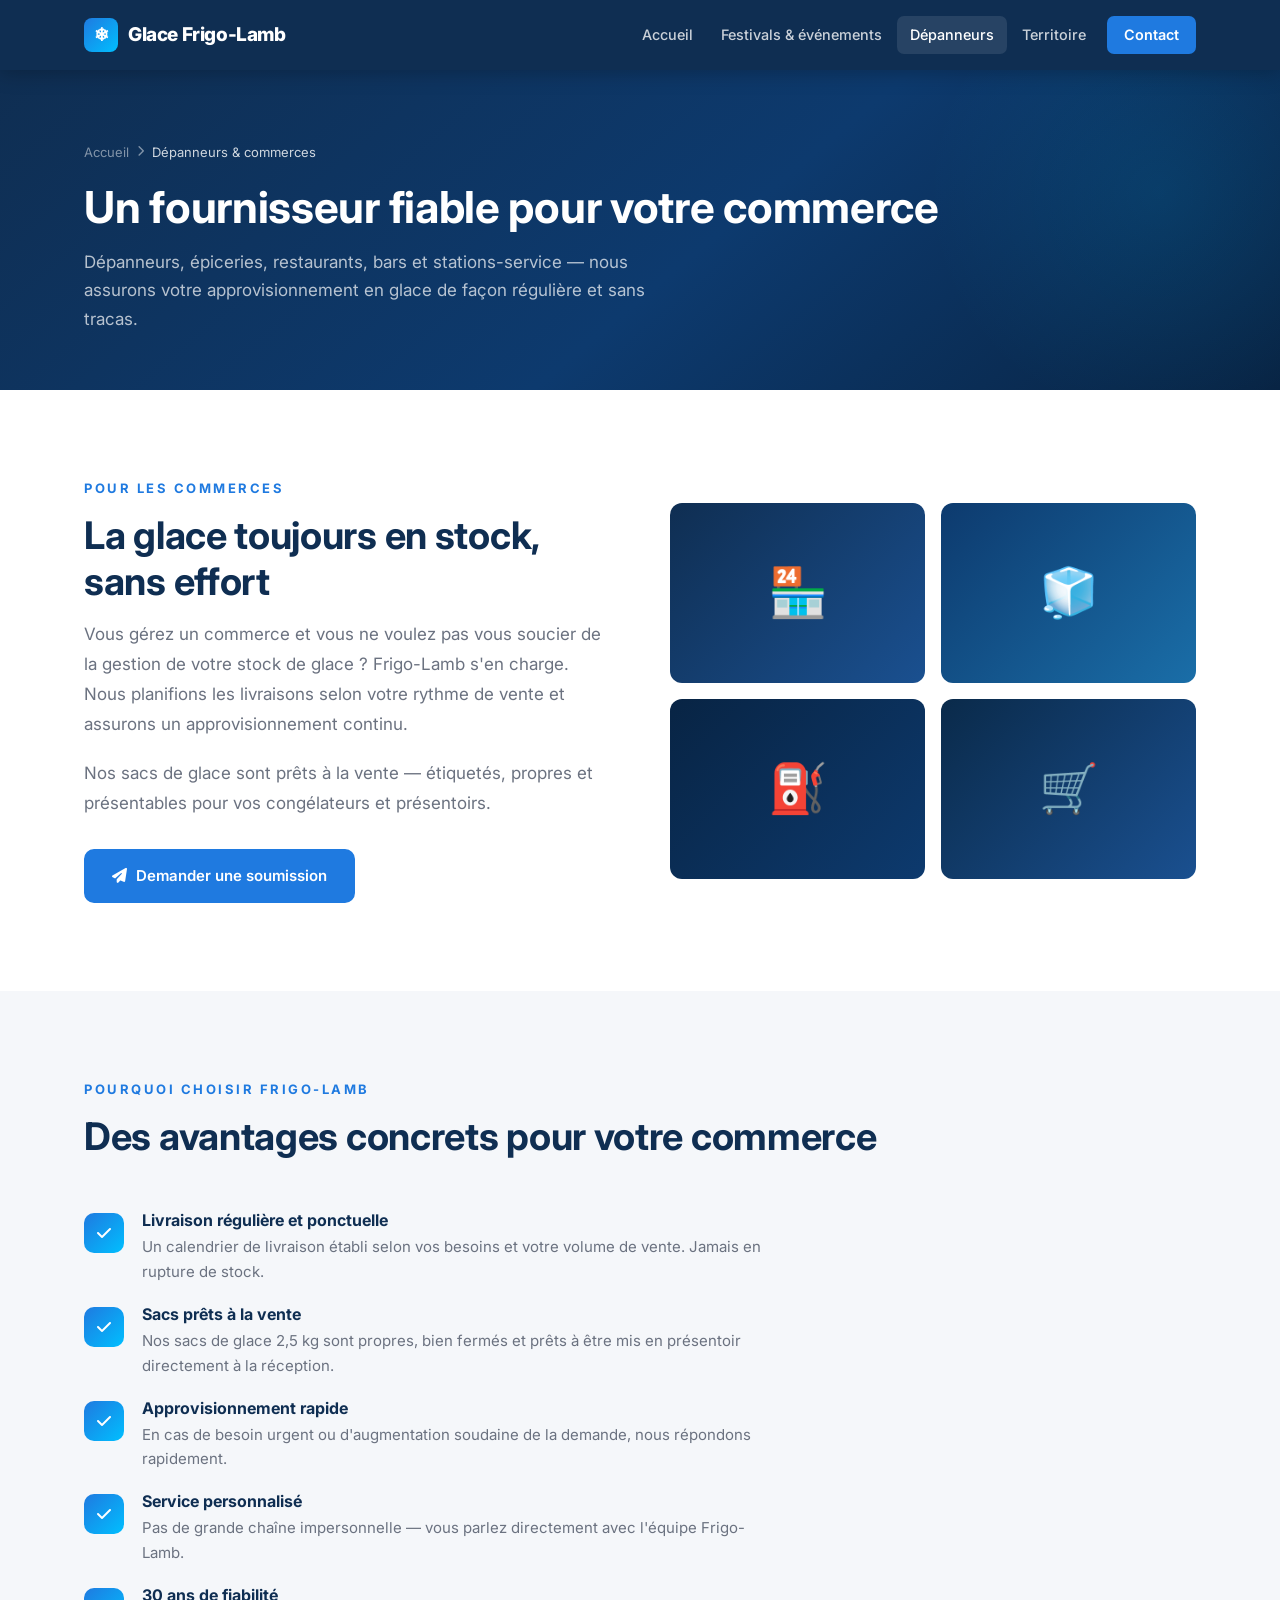
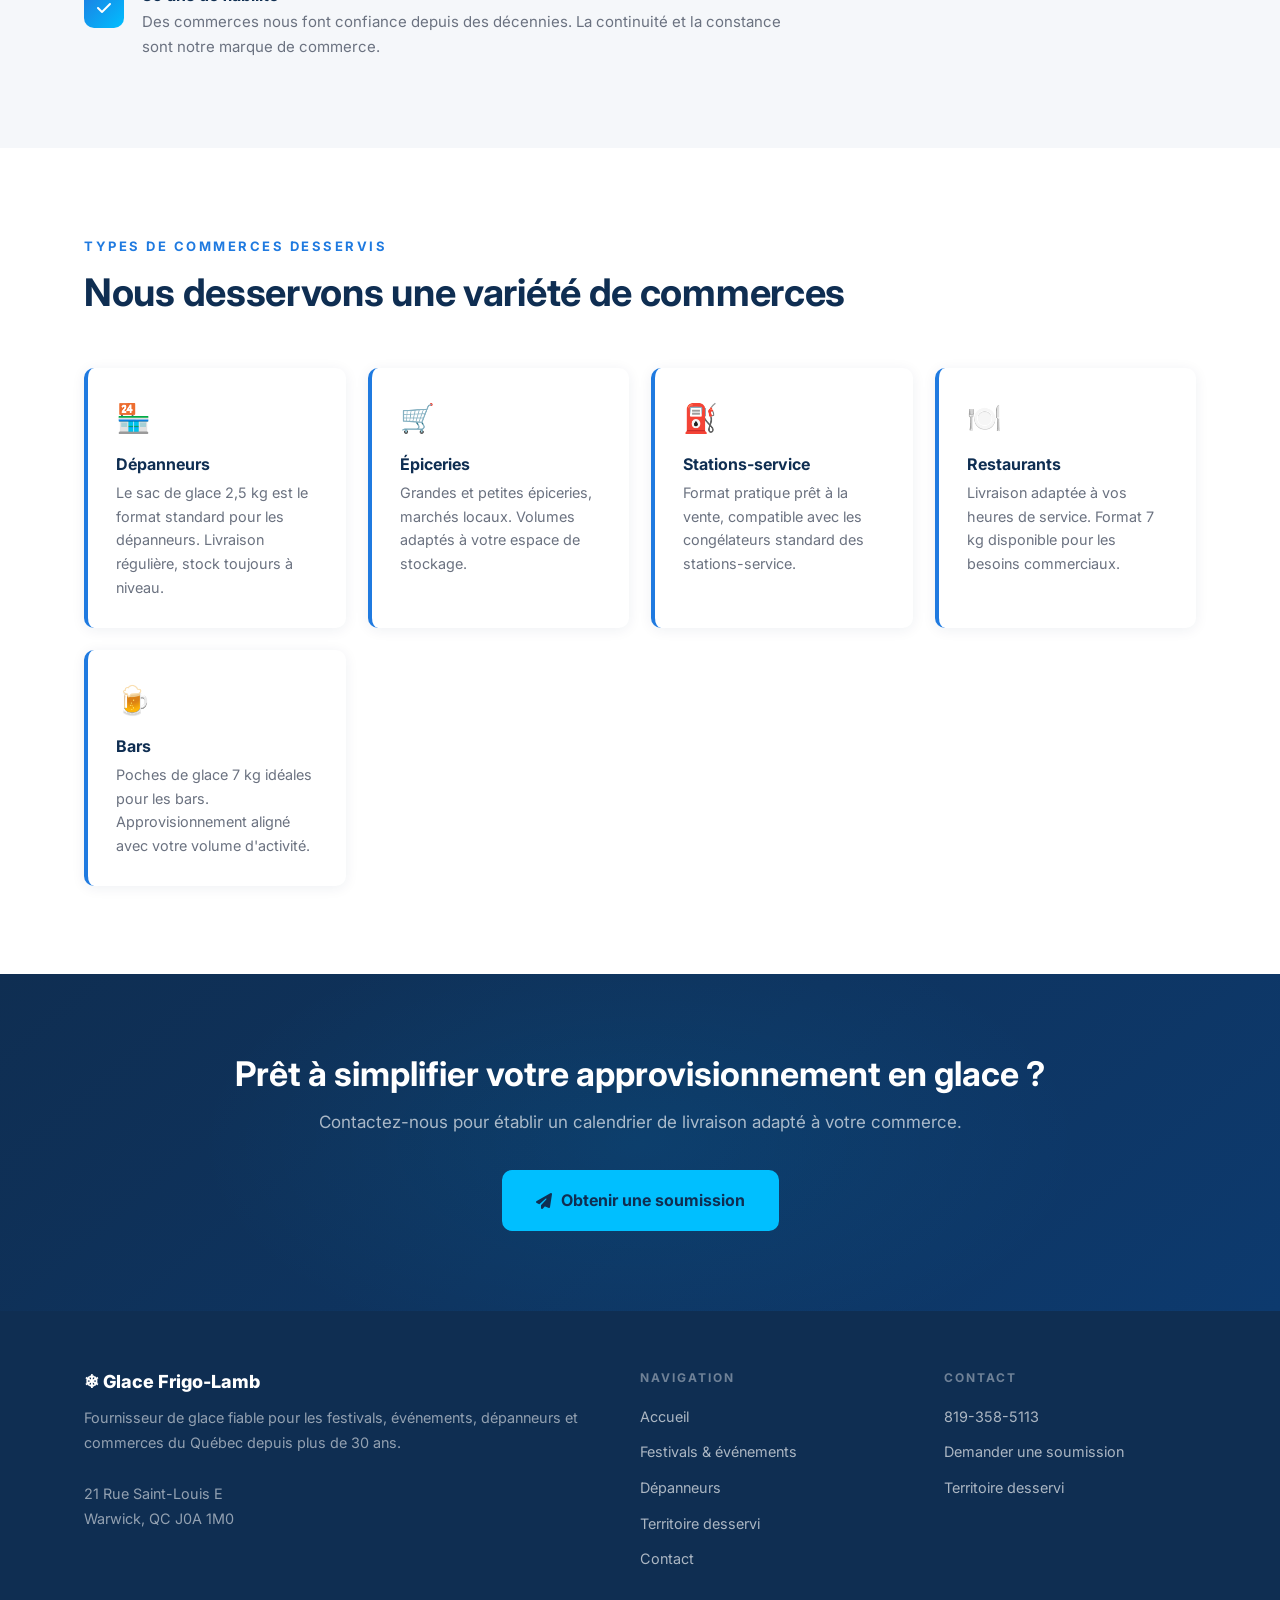
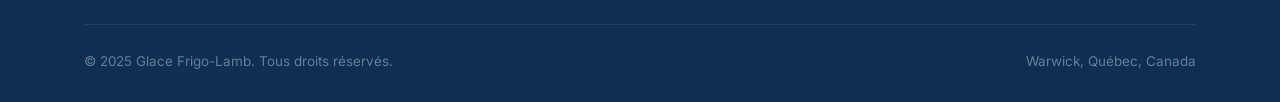
<file: docs/depanneurs.html>
<!DOCTYPE html>
<html lang="fr">
<head>
  <meta charset="UTF-8">
  <meta name="viewport" content="width=device-width, initial-scale=1.0">
  <title>Glace pour dépanneurs &amp; commerces – Glace Frigo-Lamb</title>
  <meta name="description" content="Fournisseur de glace fiable pour dépanneurs, épiceries, restaurants et stations-service. Livraison régulière, sacs prêts à la vente, approvisionnement rapide.">
  <meta name="keywords" content="glace pour dépanneur, fournisseur glace commerce Québec, sac de glace dépanneur, livraison glace épicerie, glace prête vente">
  <link rel="preconnect" href="https://fonts.googleapis.com">
  <link rel="preconnect" href="https://fonts.gstatic.com" crossorigin>
  <link href="https://fonts.googleapis.com/css2?family=Inter:wght@400;500;600;700;800&display=swap" rel="stylesheet">
  <link rel="stylesheet" href="https://cdnjs.cloudflare.com/ajax/libs/font-awesome/6.5.0/css/all.min.css">
  <link rel="stylesheet" href="styles.css">
</head>
<body>

  <!-- HEADER -->
  <header class="header">
    <div class="container header-inner">
      <a href="index.html" class="logo">
        <div class="logo-icon">❄</div>
        <span>Glace Frigo-Lamb</span>
      </a>
      <button class="hamburger" id="hamburger" aria-label="Ouvrir le menu">
        <span></span><span></span><span></span>
      </button>
      <nav class="nav" id="nav">
        <a href="index.html">Accueil</a>
        <a href="festivals.html">Festivals &amp; événements</a>
        <a href="depanneurs.html" class="active">Dépanneurs</a>
        <a href="territoire.html">Territoire</a>
        <a href="contact.html" class="nav-cta">Contact</a>
      </nav>
    </div>
  </header>

  <!-- PAGE HERO -->
  <section class="page-hero">
    <div class="container">
      <div class="page-hero-content">
        <div class="breadcrumb">
          <a href="index.html">Accueil</a>
          <span class="sep"><i class="fa-solid fa-chevron-right"></i></span>
          <span class="current">Dépanneurs &amp; commerces</span>
        </div>
        <h1>Un fournisseur fiable pour votre commerce</h1>
        <p>Dépanneurs, épiceries, restaurants, bars et stations-service — nous assurons votre approvisionnement en glace de façon régulière et sans tracas.</p>
      </div>
    </div>
  </section>

  <!-- AVANTAGES PRINCIPAUX -->
  <section style="background: var(--white); padding: 88px 0;">
    <div class="container">
      <div style="display: grid; grid-template-columns: 1fr 1fr; gap: 60px; align-items: center;">
        <div>
          <div class="section-label">Pour les commerces</div>
          <h2 class="section-title">La glace toujours en stock, sans effort</h2>
          <p style="color: var(--text-muted); line-height: 1.75; margin-bottom: 20px; font-size: 1.0625rem;">
            Vous gérez un commerce et vous ne voulez pas vous soucier de la gestion de votre stock de glace ? Frigo-Lamb s'en charge.
            Nous planifions les livraisons selon votre rythme de vente et assurons un approvisionnement continu.
          </p>
          <p style="color: var(--text-muted); line-height: 1.75; margin-bottom: 30px; font-size: 1.0625rem;">
            Nos sacs de glace sont prêts à la vente — étiquetés, propres et présentables pour vos congélateurs et présentoirs.
          </p>
          <a href="contact.html" class="btn btn-primary">
            <i class="fa-solid fa-paper-plane"></i>
            Demander une soumission
          </a>
        </div>
        <div style="display: grid; grid-template-columns: 1fr 1fr; gap: 16px;">
          <div style="background: linear-gradient(135deg, #0f2e52, #1a5090); border-radius: 12px; height: 180px; display: flex; align-items: center; justify-content: center; font-size: 3rem;">🏪</div>
          <div style="background: linear-gradient(135deg, #0d3a6e, #1a6ea8); border-radius: 12px; height: 180px; display: flex; align-items: center; justify-content: center; font-size: 3rem;">🧊</div>
          <div style="background: linear-gradient(135deg, #082444, #0d3a6e); border-radius: 12px; height: 180px; display: flex; align-items: center; justify-content: center; font-size: 3rem;">⛽</div>
          <div style="background: linear-gradient(135deg, #0a2a4a, #1a5090); border-radius: 12px; height: 180px; display: flex; align-items: center; justify-content: center; font-size: 3rem;">🛒</div>
        </div>
      </div>
    </div>
  </section>

  <!-- AVANTAGES -->
  <section class="avantages-section" style="background: var(--light-gray);">
    <div class="container">
      <div class="section-label">Pourquoi choisir Frigo-Lamb</div>
      <h2 class="section-title">Des avantages concrets pour votre commerce</h2>
      <div class="avantages-list">

        <div class="avantage-item">
          <div class="avantage-check"><i class="fa-solid fa-check"></i></div>
          <div>
            <h4>Livraison régulière et ponctuelle</h4>
            <p>Un calendrier de livraison établi selon vos besoins et votre volume de vente. Jamais en rupture de stock.</p>
          </div>
        </div>

        <div class="avantage-item">
          <div class="avantage-check"><i class="fa-solid fa-check"></i></div>
          <div>
            <h4>Sacs prêts à la vente</h4>
            <p>Nos sacs de glace 2,5 kg sont propres, bien fermés et prêts à être mis en présentoir directement à la réception.</p>
          </div>
        </div>

        <div class="avantage-item">
          <div class="avantage-check"><i class="fa-solid fa-check"></i></div>
          <div>
            <h4>Approvisionnement rapide</h4>
            <p>En cas de besoin urgent ou d'augmentation soudaine de la demande, nous répondons rapidement.</p>
          </div>
        </div>

        <div class="avantage-item">
          <div class="avantage-check"><i class="fa-solid fa-check"></i></div>
          <div>
            <h4>Service personnalisé</h4>
            <p>Pas de grande chaîne impersonnelle — vous parlez directement avec l'équipe Frigo-Lamb.</p>
          </div>
        </div>

        <div class="avantage-item">
          <div class="avantage-check"><i class="fa-solid fa-check"></i></div>
          <div>
            <h4>30 ans de fiabilité</h4>
            <p>Des commerces nous font confiance depuis des décennies. La continuité et la constance sont notre marque de commerce.</p>
          </div>
        </div>

      </div>
    </div>
  </section>

  <!-- TYPES DE COMMERCES -->
  <section style="background: var(--white); padding: 88px 0;">
    <div class="container">
      <div class="section-label">Types de commerces desservis</div>
      <h2 class="section-title">Nous desservons une variété de commerces</h2>
      <div class="services-grid">

        <div class="service-card">
          <div class="service-icon">🏪</div>
          <h4>Dépanneurs</h4>
          <p>Le sac de glace 2,5 kg est le format standard pour les dépanneurs. Livraison régulière, stock toujours à niveau.</p>
        </div>

        <div class="service-card">
          <div class="service-icon">🛒</div>
          <h4>Épiceries</h4>
          <p>Grandes et petites épiceries, marchés locaux. Volumes adaptés à votre espace de stockage.</p>
        </div>

        <div class="service-card">
          <div class="service-icon">⛽</div>
          <h4>Stations-service</h4>
          <p>Format pratique prêt à la vente, compatible avec les congélateurs standard des stations-service.</p>
        </div>

        <div class="service-card">
          <div class="service-icon">🍽️</div>
          <h4>Restaurants</h4>
          <p>Livraison adaptée à vos heures de service. Format 7 kg disponible pour les besoins commerciaux.</p>
        </div>

        <div class="service-card">
          <div class="service-icon">🍺</div>
          <h4>Bars</h4>
          <p>Poches de glace 7 kg idéales pour les bars. Approvisionnement aligné avec votre volume d'activité.</p>
        </div>

      </div>
    </div>
  </section>

  <!-- CTA BANNER -->
  <section class="cta-banner">
    <div class="container">
      <h2>Prêt à simplifier votre approvisionnement en glace ?</h2>
      <p>Contactez-nous pour établir un calendrier de livraison adapté à votre commerce.</p>
      <a href="contact.html" class="btn btn-accent btn-lg">
        <i class="fa-solid fa-paper-plane"></i>
        Obtenir une soumission
      </a>
    </div>
  </section>

  <!-- FOOTER -->
  <footer class="footer">
    <div class="container">
      <div class="footer-grid">
        <div class="footer-brand">
          <h3>❄ Glace Frigo-Lamb</h3>
          <p>Fournisseur de glace fiable pour les festivals, événements, dépanneurs et commerces du Québec depuis plus de 30 ans.</p>
          <br>
          <p>21 Rue Saint-Louis E<br>Warwick, QC J0A 1M0</p>
        </div>
        <div class="footer-col">
          <h4>Navigation</h4>
          <ul>
            <li><a href="index.html">Accueil</a></li>
            <li><a href="festivals.html">Festivals &amp; événements</a></li>
            <li><a href="depanneurs.html">Dépanneurs</a></li>
            <li><a href="territoire.html">Territoire desservi</a></li>
            <li><a href="contact.html">Contact</a></li>
          </ul>
        </div>
        <div class="footer-col">
          <h4>Contact</h4>
          <ul>
            <li><a href="tel:+18193585113">819-358-5113</a></li>
            <li><a href="contact.html">Demander une soumission</a></li>
            <li><a href="territoire.html">Territoire desservi</a></li>
          </ul>
        </div>
      </div>
      <div class="footer-bottom">
        <p>&copy; 2025 Glace Frigo-Lamb. Tous droits réservés.</p>
        <p>Warwick, Québec, Canada</p>
      </div>
    </div>
  </footer>

  <script src="script.js"></script>
</body>
</html>
</file>
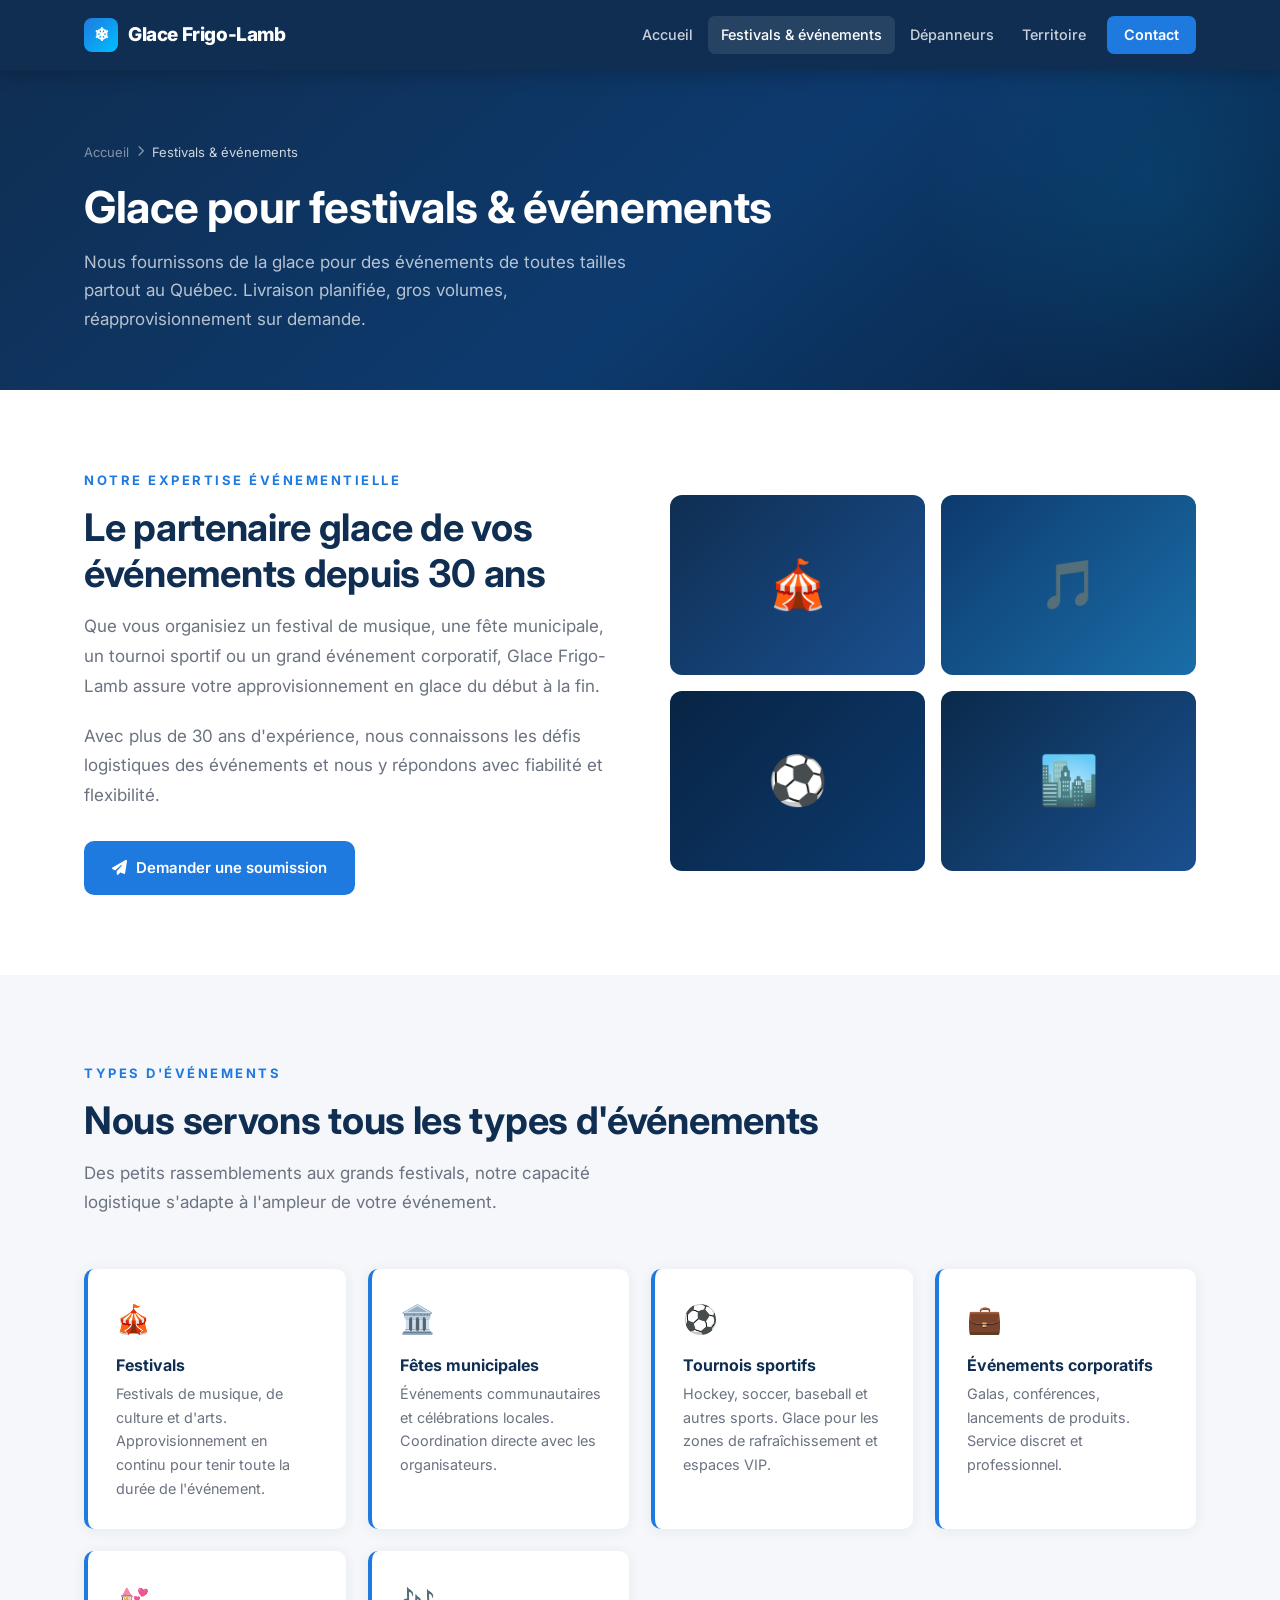
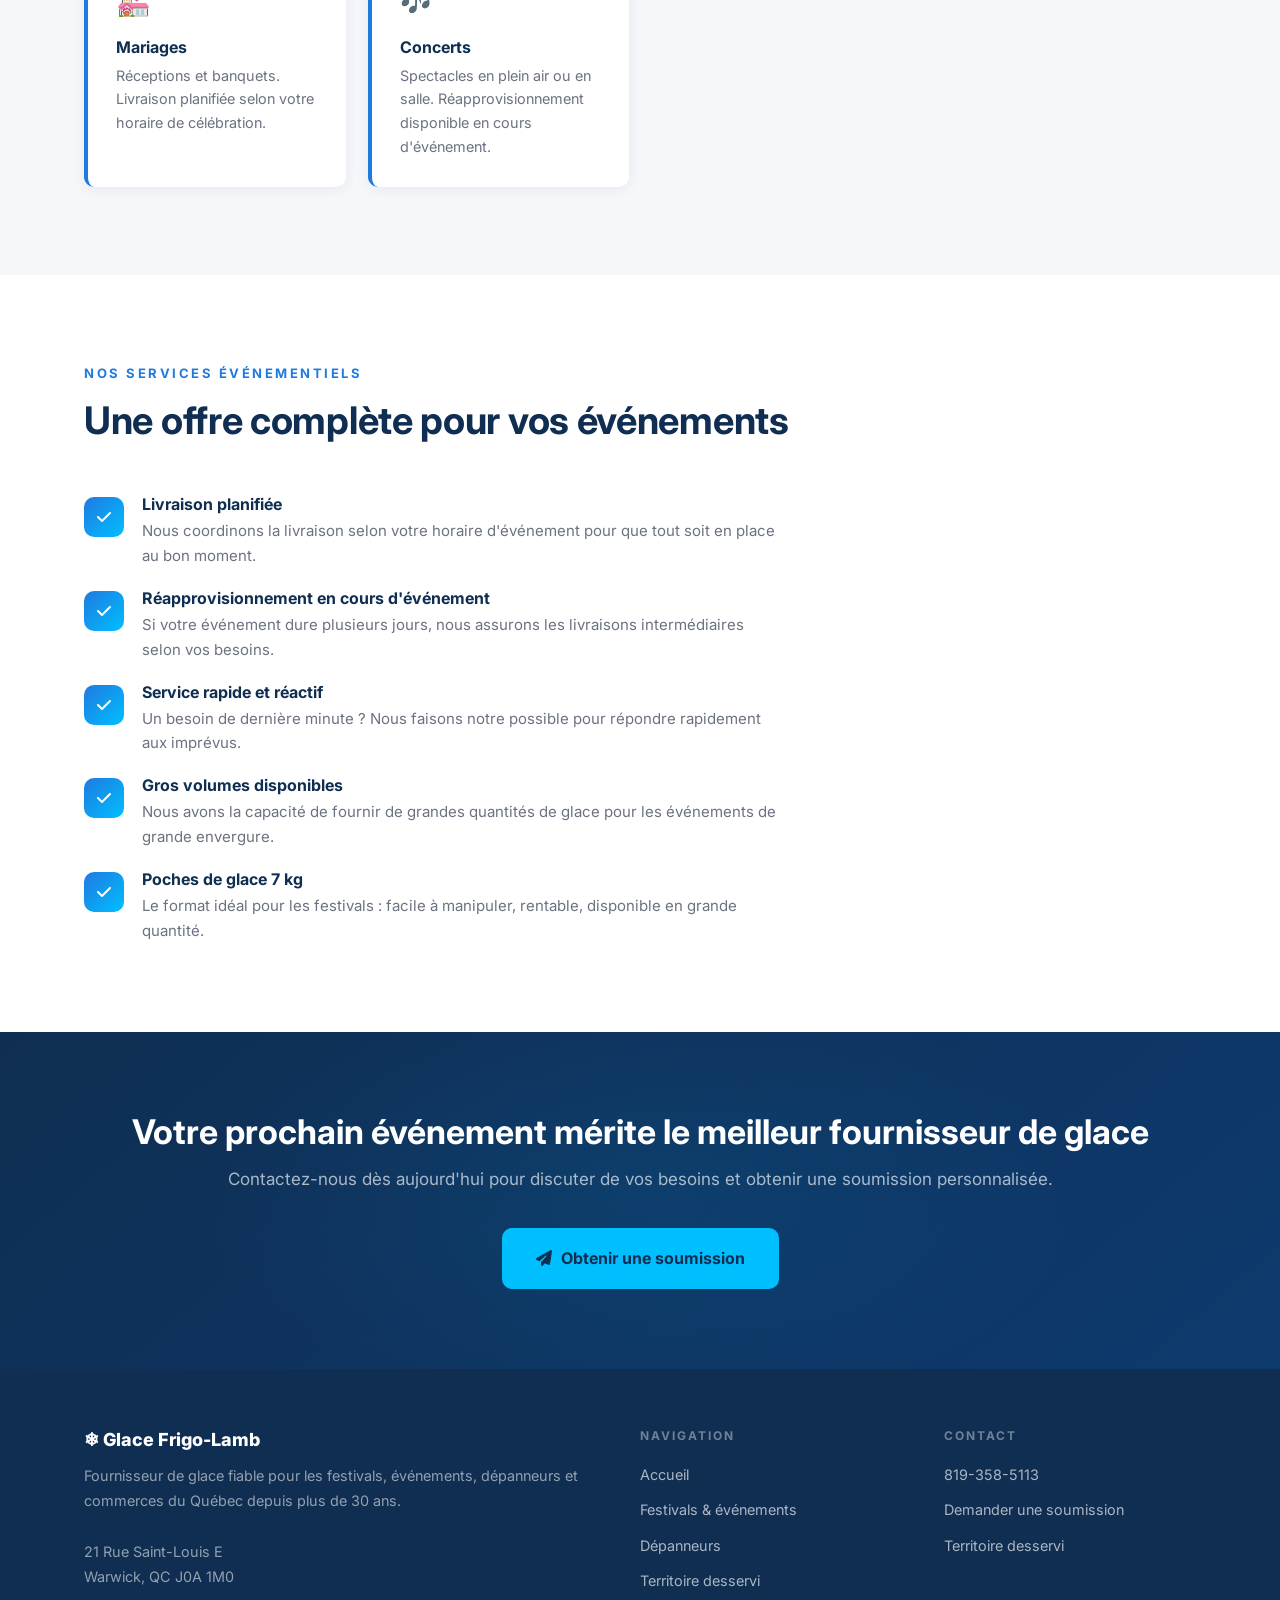
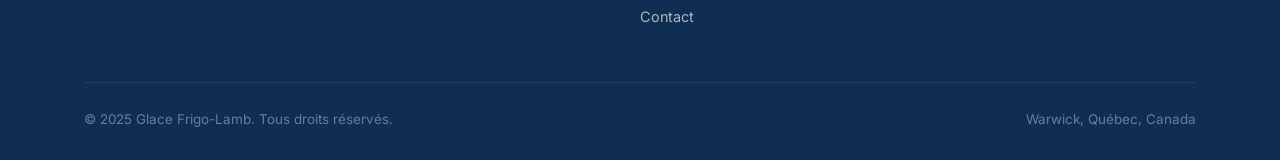
<file: docs/festivals.html>
<!DOCTYPE html>
<html lang="fr">
<head>
  <meta charset="UTF-8">
  <meta name="viewport" content="width=device-width, initial-scale=1.0">
  <title>Glace pour festivals &amp; événements – Glace Frigo-Lamb</title>
  <meta name="description" content="Fournisseur de glace pour festivals, concerts, tournois sportifs et événements corporatifs au Québec. Livraison planifiée et réapprovisionnement disponibles.">
  <meta name="keywords" content="glace pour festival, glace pour événement, livraison glace festival Québec, fournisseur glace événement, poche glace 7 kg">
  <link rel="preconnect" href="https://fonts.googleapis.com">
  <link rel="preconnect" href="https://fonts.gstatic.com" crossorigin>
  <link href="https://fonts.googleapis.com/css2?family=Inter:wght@400;500;600;700;800&display=swap" rel="stylesheet">
  <link rel="stylesheet" href="https://cdnjs.cloudflare.com/ajax/libs/font-awesome/6.5.0/css/all.min.css">
  <link rel="stylesheet" href="styles.css">
</head>
<body>

  <!-- HEADER -->
  <header class="header">
    <div class="container header-inner">
      <a href="index.html" class="logo">
        <div class="logo-icon">❄</div>
        <span>Glace Frigo-Lamb</span>
      </a>
      <button class="hamburger" id="hamburger" aria-label="Ouvrir le menu">
        <span></span><span></span><span></span>
      </button>
      <nav class="nav" id="nav">
        <a href="index.html">Accueil</a>
        <a href="festivals.html" class="active">Festivals &amp; événements</a>
        <a href="depanneurs.html">Dépanneurs</a>
        <a href="territoire.html">Territoire</a>
        <a href="contact.html" class="nav-cta">Contact</a>
      </nav>
    </div>
  </header>

  <!-- PAGE HERO -->
  <section class="page-hero">
    <div class="container">
      <div class="page-hero-content">
        <div class="breadcrumb">
          <a href="index.html">Accueil</a>
          <span class="sep"><i class="fa-solid fa-chevron-right"></i></span>
          <span class="current">Festivals &amp; événements</span>
        </div>
        <h1>Glace pour festivals &amp; événements</h1>
        <p>Nous fournissons de la glace pour des événements de toutes tailles partout au Québec. Livraison planifiée, gros volumes, réapprovisionnement sur demande.</p>
      </div>
    </div>
  </section>

  <!-- INTRO -->
  <section style="background: var(--white); padding: 80px 0;">
    <div class="container">
      <div style="display: grid; grid-template-columns: 1fr 1fr; gap: 60px; align-items: center;">
        <div>
          <div class="section-label">Notre expertise événementielle</div>
          <h2 class="section-title">Le partenaire glace de vos événements depuis 30 ans</h2>
          <p style="color: var(--text-muted); line-height: 1.75; margin-bottom: 20px; font-size: 1.0625rem;">
            Que vous organisiez un festival de musique, une fête municipale, un tournoi sportif ou un grand événement corporatif,
            Glace Frigo-Lamb assure votre approvisionnement en glace du début à la fin.
          </p>
          <p style="color: var(--text-muted); line-height: 1.75; margin-bottom: 30px; font-size: 1.0625rem;">
            Avec plus de 30 ans d'expérience, nous connaissons les défis logistiques des événements et nous y répondons avec fiabilité et flexibilité.
          </p>
          <a href="contact.html" class="btn btn-primary">
            <i class="fa-solid fa-paper-plane"></i>
            Demander une soumission
          </a>
        </div>
        <div style="display: grid; grid-template-columns: 1fr 1fr; gap: 16px;">
          <div style="background: linear-gradient(135deg, #0f2e52, #1a5090); border-radius: 12px; height: 180px; display: flex; align-items: center; justify-content: center; font-size: 3rem;">🎪</div>
          <div style="background: linear-gradient(135deg, #0d3a6e, #1a6ea8); border-radius: 12px; height: 180px; display: flex; align-items: center; justify-content: center; font-size: 3rem;">🎵</div>
          <div style="background: linear-gradient(135deg, #082444, #0d3a6e); border-radius: 12px; height: 180px; display: flex; align-items: center; justify-content: center; font-size: 3rem;">⚽</div>
          <div style="background: linear-gradient(135deg, #0a2a4a, #1a5090); border-radius: 12px; height: 180px; display: flex; align-items: center; justify-content: center; font-size: 3rem;">🏙️</div>
        </div>
      </div>
    </div>
  </section>

  <!-- TYPES D'ÉVÉNEMENTS -->
  <section class="services-section">
    <div class="container">
      <div class="section-label">Types d'événements</div>
      <h2 class="section-title">Nous servons tous les types d'événements</h2>
      <p class="section-sub">Des petits rassemblements aux grands festivals, notre capacité logistique s'adapte à l'ampleur de votre événement.</p>
      <div class="services-grid">

        <div class="service-card">
          <div class="service-icon">🎪</div>
          <h4>Festivals</h4>
          <p>Festivals de musique, de culture et d'arts. Approvisionnement en continu pour tenir toute la durée de l'événement.</p>
        </div>

        <div class="service-card">
          <div class="service-icon">🏛️</div>
          <h4>Fêtes municipales</h4>
          <p>Événements communautaires et célébrations locales. Coordination directe avec les organisateurs.</p>
        </div>

        <div class="service-card">
          <div class="service-icon">⚽</div>
          <h4>Tournois sportifs</h4>
          <p>Hockey, soccer, baseball et autres sports. Glace pour les zones de rafraîchissement et espaces VIP.</p>
        </div>

        <div class="service-card">
          <div class="service-icon">💼</div>
          <h4>Événements corporatifs</h4>
          <p>Galas, conférences, lancements de produits. Service discret et professionnel.</p>
        </div>

        <div class="service-card">
          <div class="service-icon">💒</div>
          <h4>Mariages</h4>
          <p>Réceptions et banquets. Livraison planifiée selon votre horaire de célébration.</p>
        </div>

        <div class="service-card">
          <div class="service-icon">🎶</div>
          <h4>Concerts</h4>
          <p>Spectacles en plein air ou en salle. Réapprovisionnement disponible en cours d'événement.</p>
        </div>

      </div>
    </div>
  </section>

  <!-- NOS SERVICES -->
  <section style="background: var(--white); padding: 88px 0;">
    <div class="container">
      <div class="section-label">Nos services événementiels</div>
      <h2 class="section-title">Une offre complète pour vos événements</h2>
      <div class="avantages-list">

        <div class="avantage-item">
          <div class="avantage-check"><i class="fa-solid fa-check"></i></div>
          <div>
            <h4>Livraison planifiée</h4>
            <p>Nous coordinons la livraison selon votre horaire d'événement pour que tout soit en place au bon moment.</p>
          </div>
        </div>

        <div class="avantage-item">
          <div class="avantage-check"><i class="fa-solid fa-check"></i></div>
          <div>
            <h4>Réapprovisionnement en cours d'événement</h4>
            <p>Si votre événement dure plusieurs jours, nous assurons les livraisons intermédiaires selon vos besoins.</p>
          </div>
        </div>

        <div class="avantage-item">
          <div class="avantage-check"><i class="fa-solid fa-check"></i></div>
          <div>
            <h4>Service rapide et réactif</h4>
            <p>Un besoin de dernière minute ? Nous faisons notre possible pour répondre rapidement aux imprévus.</p>
          </div>
        </div>

        <div class="avantage-item">
          <div class="avantage-check"><i class="fa-solid fa-check"></i></div>
          <div>
            <h4>Gros volumes disponibles</h4>
            <p>Nous avons la capacité de fournir de grandes quantités de glace pour les événements de grande envergure.</p>
          </div>
        </div>

        <div class="avantage-item">
          <div class="avantage-check"><i class="fa-solid fa-check"></i></div>
          <div>
            <h4>Poches de glace 7 kg</h4>
            <p>Le format idéal pour les festivals : facile à manipuler, rentable, disponible en grande quantité.</p>
          </div>
        </div>

      </div>
    </div>
  </section>

  <!-- CTA BANNER -->
  <section class="cta-banner">
    <div class="container">
      <h2>Votre prochain événement mérite le meilleur fournisseur de glace</h2>
      <p>Contactez-nous dès aujourd'hui pour discuter de vos besoins et obtenir une soumission personnalisée.</p>
      <a href="contact.html" class="btn btn-accent btn-lg">
        <i class="fa-solid fa-paper-plane"></i>
        Obtenir une soumission
      </a>
    </div>
  </section>

  <!-- FOOTER -->
  <footer class="footer">
    <div class="container">
      <div class="footer-grid">
        <div class="footer-brand">
          <h3>❄ Glace Frigo-Lamb</h3>
          <p>Fournisseur de glace fiable pour les festivals, événements, dépanneurs et commerces du Québec depuis plus de 30 ans.</p>
          <br>
          <p>21 Rue Saint-Louis E<br>Warwick, QC J0A 1M0</p>
        </div>
        <div class="footer-col">
          <h4>Navigation</h4>
          <ul>
            <li><a href="index.html">Accueil</a></li>
            <li><a href="festivals.html">Festivals &amp; événements</a></li>
            <li><a href="depanneurs.html">Dépanneurs</a></li>
            <li><a href="territoire.html">Territoire desservi</a></li>
            <li><a href="contact.html">Contact</a></li>
          </ul>
        </div>
        <div class="footer-col">
          <h4>Contact</h4>
          <ul>
            <li><a href="tel:+18193585113">819-358-5113</a></li>
            <li><a href="contact.html">Demander une soumission</a></li>
            <li><a href="territoire.html">Territoire desservi</a></li>
          </ul>
        </div>
      </div>
      <div class="footer-bottom">
        <p>&copy; 2025 Glace Frigo-Lamb. Tous droits réservés.</p>
        <p>Warwick, Québec, Canada</p>
      </div>
    </div>
  </footer>

  <script src="script.js"></script>
</body>
</html>
</file>
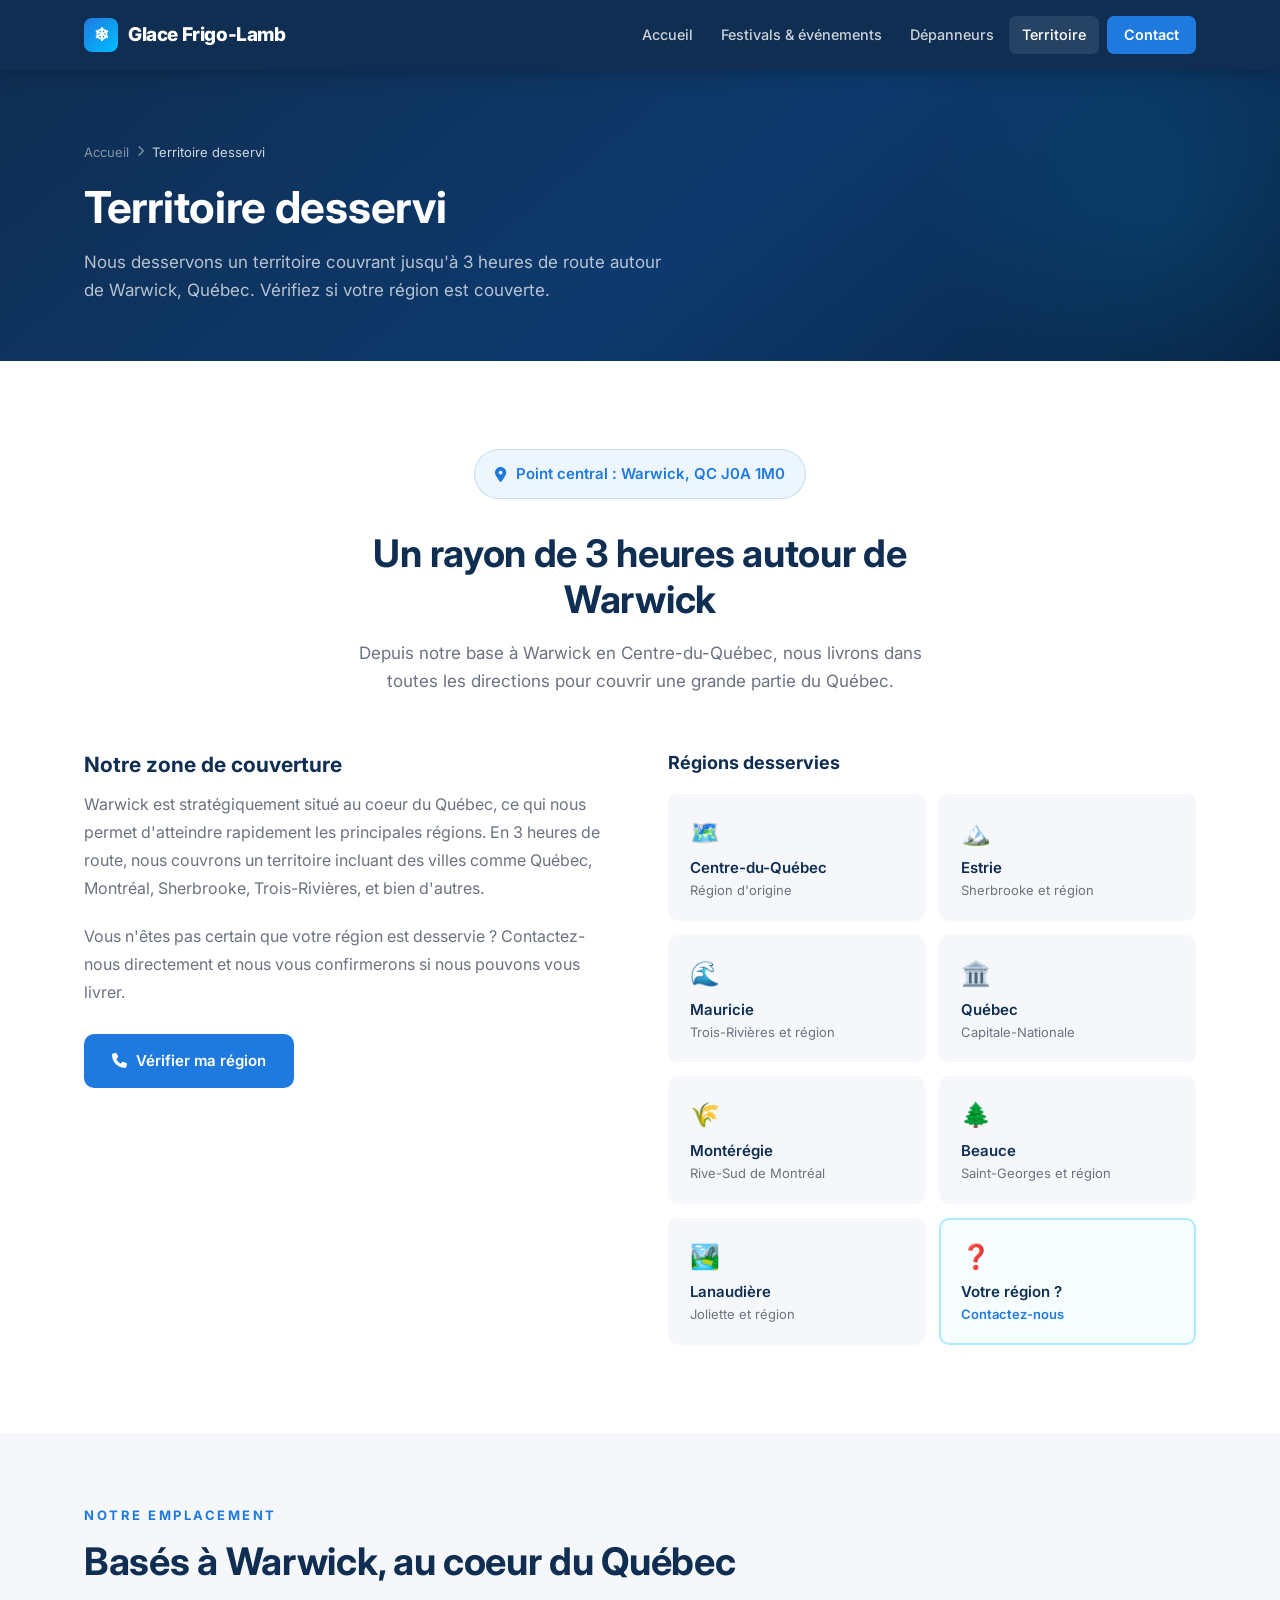
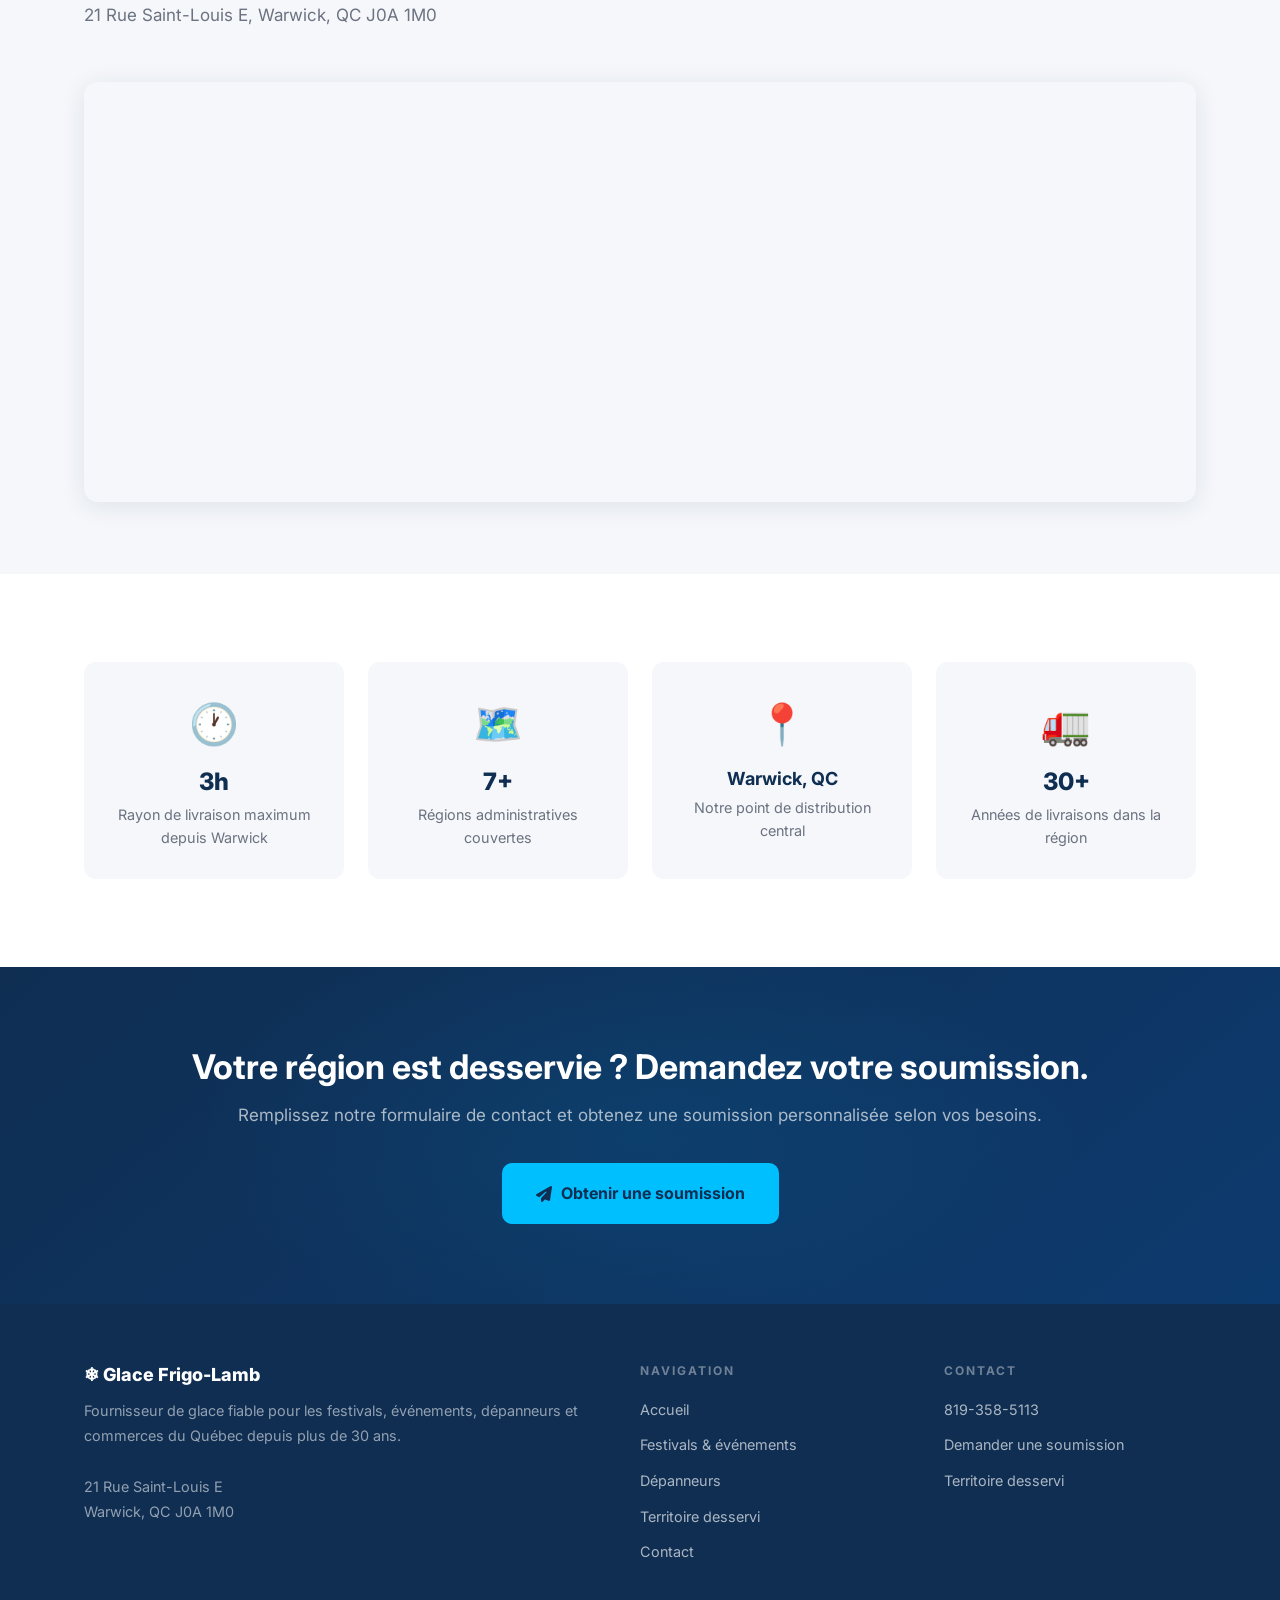
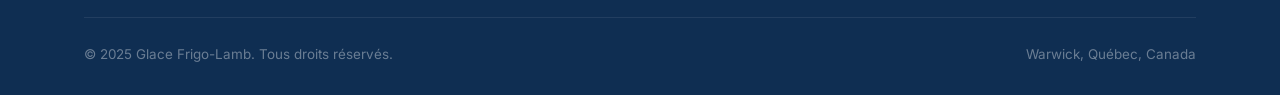
<file: docs/territoire.html>
<!DOCTYPE html>
<html lang="fr">
<head>
  <meta charset="UTF-8">
  <meta name="viewport" content="width=device-width, initial-scale=1.0">
  <title>Territoire desservi – Glace Frigo-Lamb</title>
  <meta name="description" content="Glace Frigo-Lamb dessert un territoire couvrant jusqu'à 3 heures de route autour de Warwick, QC : Centre-du-Québec, Estrie, Mauricie, Québec, Montérégie, Beauce et Lanaudière.">
  <meta name="keywords" content="livraison glace Warwick, territoire livraison glace Québec, Centre-du-Québec glace, Estrie livraison glace, Mauricie fournisseur glace">
  <link rel="preconnect" href="https://fonts.googleapis.com">
  <link rel="preconnect" href="https://fonts.gstatic.com" crossorigin>
  <link href="https://fonts.googleapis.com/css2?family=Inter:wght@400;500;600;700;800&display=swap" rel="stylesheet">
  <link rel="stylesheet" href="https://cdnjs.cloudflare.com/ajax/libs/font-awesome/6.5.0/css/all.min.css">
  <link rel="stylesheet" href="styles.css">
</head>
<body>

  <!-- HEADER -->
  <header class="header">
    <div class="container header-inner">
      <a href="index.html" class="logo">
        <div class="logo-icon">❄</div>
        <span>Glace Frigo-Lamb</span>
      </a>
      <button class="hamburger" id="hamburger" aria-label="Ouvrir le menu">
        <span></span><span></span><span></span>
      </button>
      <nav class="nav" id="nav">
        <a href="index.html">Accueil</a>
        <a href="festivals.html">Festivals &amp; événements</a>
        <a href="depanneurs.html">Dépanneurs</a>
        <a href="territoire.html" class="active">Territoire</a>
        <a href="contact.html" class="nav-cta">Contact</a>
      </nav>
    </div>
  </header>

  <!-- PAGE HERO -->
  <section class="page-hero">
    <div class="container">
      <div class="page-hero-content">
        <div class="breadcrumb">
          <a href="index.html">Accueil</a>
          <span class="sep"><i class="fa-solid fa-chevron-right"></i></span>
          <span class="current">Territoire desservi</span>
        </div>
        <h1>Territoire desservi</h1>
        <p>Nous desservons un territoire couvrant jusqu'à 3 heures de route autour de Warwick, Québec. Vérifiez si votre région est couverte.</p>
      </div>
    </div>
  </section>

  <!-- COVERAGE INFO -->
  <section style="background: var(--white); padding: 88px 0;">
    <div class="container">

      <div style="text-align: center; margin-bottom: 56px;">
        <div class="coverage-badge">
          <i class="fa-solid fa-location-dot"></i>
          Point central : Warwick, QC J0A 1M0
        </div>
        <h2 class="section-title" style="max-width: 600px; margin: 0 auto 16px;">Un rayon de 3 heures autour de Warwick</h2>
        <p class="section-sub" style="margin: 0 auto; text-align: center;">
          Depuis notre base à Warwick en Centre-du-Québec, nous livrons dans toutes les directions pour couvrir une grande partie du Québec.
        </p>
      </div>

      <div class="territory-info">
        <div class="territory-text">
          <h3>Notre zone de couverture</h3>
          <p>
            Warwick est stratégiquement situé au coeur du Québec, ce qui nous permet d'atteindre rapidement les principales régions.
            En 3 heures de route, nous couvrons un territoire incluant des villes comme Québec, Montréal, Sherbrooke, Trois-Rivières, et bien d'autres.
          </p>
          <p>
            Vous n'êtes pas certain que votre région est desservie ? Contactez-nous directement et nous vous confirmerons si nous pouvons vous livrer.
          </p>
          <a href="contact.html" class="btn btn-primary" style="margin-top: 8px;">
            <i class="fa-solid fa-phone"></i>
            Vérifier ma région
          </a>
        </div>

        <div>
          <h3 style="font-size: 1.125rem; color: var(--dark-blue); margin-bottom: 20px;">Régions desservies</h3>
          <div class="regions-grid">

            <div class="region-card">
              <div class="region-icon">🗺️</div>
              <h4>Centre-du-Québec</h4>
              <p>Région d'origine</p>
            </div>

            <div class="region-card">
              <div class="region-icon">🏔️</div>
              <h4>Estrie</h4>
              <p>Sherbrooke et région</p>
            </div>

            <div class="region-card">
              <div class="region-icon">🌊</div>
              <h4>Mauricie</h4>
              <p>Trois-Rivières et région</p>
            </div>

            <div class="region-card">
              <div class="region-icon">🏛️</div>
              <h4>Québec</h4>
              <p>Capitale-Nationale</p>
            </div>

            <div class="region-card">
              <div class="region-icon">🌾</div>
              <h4>Montérégie</h4>
              <p>Rive-Sud de Montréal</p>
            </div>

            <div class="region-card">
              <div class="region-icon">🌲</div>
              <h4>Beauce</h4>
              <p>Saint-Georges et région</p>
            </div>

            <div class="region-card">
              <div class="region-icon">🏞️</div>
              <h4>Lanaudière</h4>
              <p>Joliette et région</p>
            </div>

            <div class="region-card" style="border-color: rgba(0,191,255,0.3); background: rgba(0,191,255,0.04);">
              <div class="region-icon">❓</div>
              <h4>Votre région ?</h4>
              <p><a href="contact.html" style="color: var(--blue); font-weight: 600;">Contactez-nous</a></p>
            </div>

          </div>
        </div>
      </div>
    </div>
  </section>

  <!-- MAP -->
  <section class="territory-map-section" style="padding: 72px 0;">
    <div class="container">
      <div class="section-label">Notre emplacement</div>
      <h2 class="section-title">Basés à Warwick, au coeur du Québec</h2>
      <p class="section-sub">21 Rue Saint-Louis E, Warwick, QC J0A 1M0</p>
      <div class="map-container">
        <iframe
          src="https://maps.google.com/maps?q=21+Rue+Saint-Louis+E,+Warwick,+QC+J0A+1M0&output=embed&z=12"
          title="Emplacement Glace Frigo-Lamb, Warwick QC"
          loading="lazy"
          referrerpolicy="no-referrer-when-downgrade">
        </iframe>
      </div>
    </div>
  </section>

  <!-- COVERAGE CALLOUT -->
  <section style="background: var(--white); padding: 88px 0;">
    <div class="container">
      <div style="display: grid; grid-template-columns: repeat(auto-fit, minmax(220px, 1fr)); gap: 24px;">

        <div style="background: var(--light-gray); border-radius: 12px; padding: 30px; text-align: center;">
          <div style="font-size: 2.5rem; margin-bottom: 12px;">🕐</div>
          <h4 style="color: var(--dark-blue); font-size: 1.5rem; font-weight: 800; margin-bottom: 6px;">3h</h4>
          <p style="color: var(--text-muted); font-size: 0.9rem;">Rayon de livraison maximum depuis Warwick</p>
        </div>

        <div style="background: var(--light-gray); border-radius: 12px; padding: 30px; text-align: center;">
          <div style="font-size: 2.5rem; margin-bottom: 12px;">🗺️</div>
          <h4 style="color: var(--dark-blue); font-size: 1.5rem; font-weight: 800; margin-bottom: 6px;">7+</h4>
          <p style="color: var(--text-muted); font-size: 0.9rem;">Régions administratives couvertes</p>
        </div>

        <div style="background: var(--light-gray); border-radius: 12px; padding: 30px; text-align: center;">
          <div style="font-size: 2.5rem; margin-bottom: 12px;">📍</div>
          <h4 style="color: var(--dark-blue); font-size: 1.125rem; font-weight: 700; margin-bottom: 6px;">Warwick, QC</h4>
          <p style="color: var(--text-muted); font-size: 0.9rem;">Notre point de distribution central</p>
        </div>

        <div style="background: var(--light-gray); border-radius: 12px; padding: 30px; text-align: center;">
          <div style="font-size: 2.5rem; margin-bottom: 12px;">🚛</div>
          <h4 style="color: var(--dark-blue); font-size: 1.5rem; font-weight: 800; margin-bottom: 6px;">30+</h4>
          <p style="color: var(--text-muted); font-size: 0.9rem;">Années de livraisons dans la région</p>
        </div>

      </div>
    </div>
  </section>

  <!-- CTA BANNER -->
  <section class="cta-banner">
    <div class="container">
      <h2>Votre région est desservie ? Demandez votre soumission.</h2>
      <p>Remplissez notre formulaire de contact et obtenez une soumission personnalisée selon vos besoins.</p>
      <a href="contact.html" class="btn btn-accent btn-lg">
        <i class="fa-solid fa-paper-plane"></i>
        Obtenir une soumission
      </a>
    </div>
  </section>

  <!-- FOOTER -->
  <footer class="footer">
    <div class="container">
      <div class="footer-grid">
        <div class="footer-brand">
          <h3>❄ Glace Frigo-Lamb</h3>
          <p>Fournisseur de glace fiable pour les festivals, événements, dépanneurs et commerces du Québec depuis plus de 30 ans.</p>
          <br>
          <p>21 Rue Saint-Louis E<br>Warwick, QC J0A 1M0</p>
        </div>
        <div class="footer-col">
          <h4>Navigation</h4>
          <ul>
            <li><a href="index.html">Accueil</a></li>
            <li><a href="festivals.html">Festivals &amp; événements</a></li>
            <li><a href="depanneurs.html">Dépanneurs</a></li>
            <li><a href="territoire.html">Territoire desservi</a></li>
            <li><a href="contact.html">Contact</a></li>
          </ul>
        </div>
        <div class="footer-col">
          <h4>Contact</h4>
          <ul>
            <li><a href="tel:+18193585113">819-358-5113</a></li>
            <li><a href="contact.html">Demander une soumission</a></li>
            <li><a href="territoire.html">Territoire desservi</a></li>
          </ul>
        </div>
      </div>
      <div class="footer-bottom">
        <p>&copy; 2025 Glace Frigo-Lamb. Tous droits réservés.</p>
        <p>Warwick, Québec, Canada</p>
      </div>
    </div>
  </footer>

  <script src="script.js"></script>
</body>
</html>
</file>
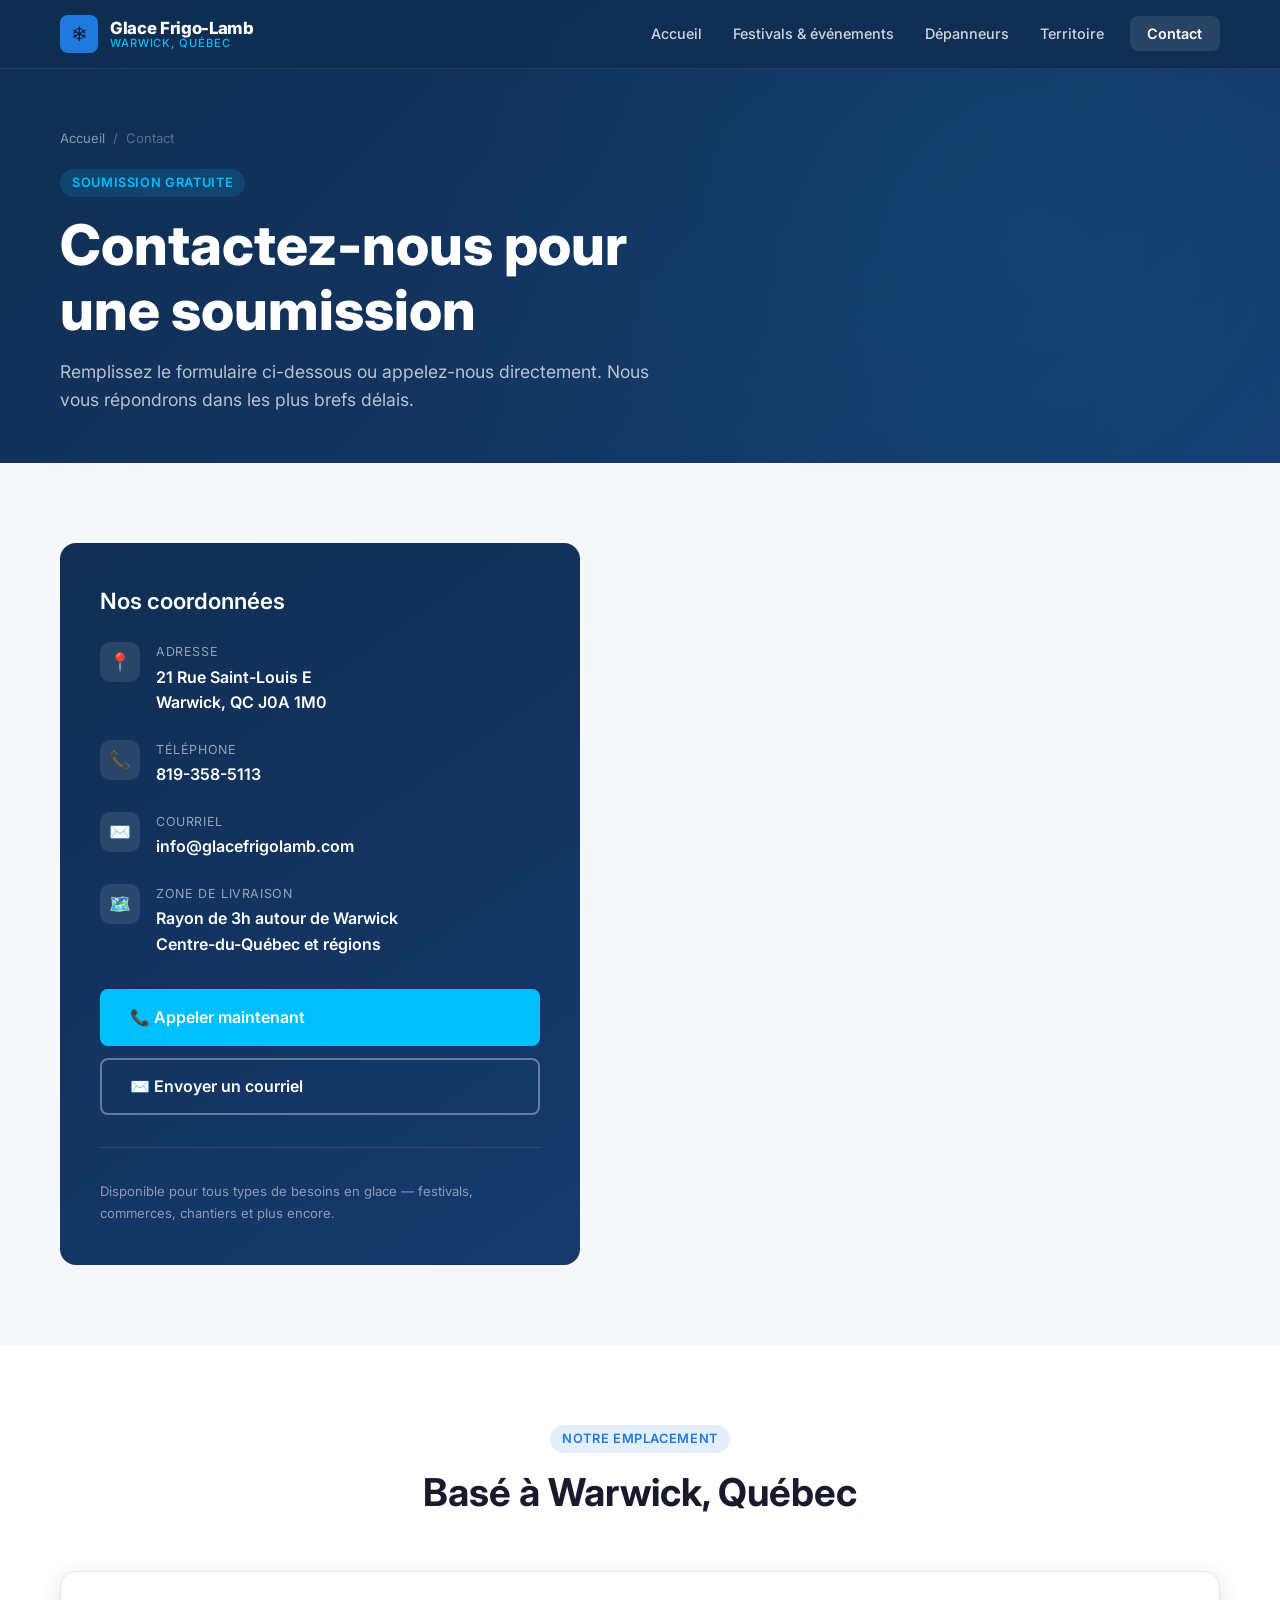
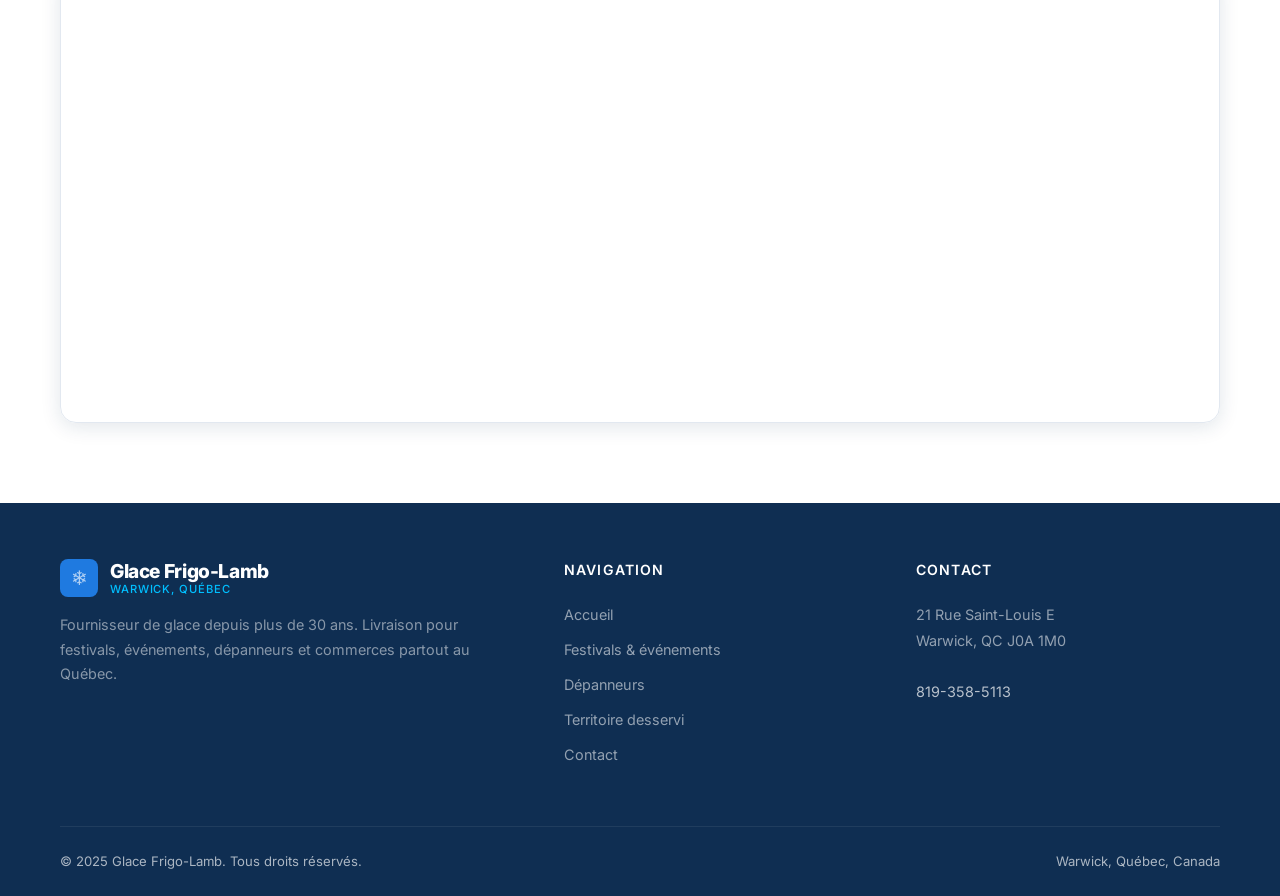
<file: site/contact.html>
<!DOCTYPE html>
<html lang="fr">
<head>
  <meta charset="UTF-8" />
  <meta name="viewport" content="width=device-width, initial-scale=1.0" />
  <title>Contact — Glace Frigo-Lamb</title>
  <meta name="description" content="Contactez Glace Frigo-Lamb pour une soumission gratuite. Téléphone : 819-358-5113. Warwick, Québec." />
  <link rel="preconnect" href="https://fonts.googleapis.com" />
  <link rel="preconnect" href="https://fonts.gstatic.com" crossorigin />
  <link href="https://fonts.googleapis.com/css2?family=Inter:wght@400;500;600;700;800&display=swap" rel="stylesheet" />
  <link rel="stylesheet" href="styles.css" />
  <style>
    /* Extra styles for contact page */
    .page-hero {
      padding-bottom: 3rem;
    }
  </style>
</head>
<body>

  <!-- ===== NAVBAR ===== -->
  <nav class="navbar">
    <div class="navbar-inner">
      <a href="index.html" class="navbar-logo">
        <div class="logo-icon">❄</div>
        <div class="logo-text">
          <span>Glace Frigo-Lamb</span>
          <span>Warwick, Québec</span>
        </div>
      </a>
      <ul class="navbar-nav">
        <li><a href="index.html">Accueil</a></li>
        <li><a href="festivals.html">Festivals &amp; événements</a></li>
        <li><a href="depanneurs.html">Dépanneurs</a></li>
        <li><a href="territoire.html">Territoire</a></li>
        <li><a href="contact.html" class="nav-cta">Contact</a></li>
      </ul>
      <button class="burger" aria-label="Menu">
        <span></span><span></span><span></span>
      </button>
    </div>
    <div class="mobile-nav">
      <a href="index.html">Accueil</a>
      <a href="festivals.html">Festivals &amp; événements</a>
      <a href="depanneurs.html">Dépanneurs</a>
      <a href="territoire.html">Territoire</a>
      <a href="contact.html" class="nav-cta">Contact</a>
    </div>
  </nav>

  <!-- ===== PAGE HERO ===== -->
  <section class="page-hero">
    <div class="container">
      <div class="breadcrumb">
        <a href="index.html">Accueil</a>
        <span>/</span>
        <span>Contact</span>
      </div>
      <div class="badge" style="background:rgba(0,191,255,0.15);color:#00BFFF;">Soumission gratuite</div>
      <h1>Contactez-nous pour<br>une soumission</h1>
      <p>Remplissez le formulaire ci-dessous ou appelez-nous directement. Nous vous répondrons dans les plus brefs délais.</p>
    </div>
  </section>

  <!-- ===== CONTACT SECTION ===== -->
  <section class="contact-section">
    <div class="container">
      <div style="max-width:520px">

        <!-- Info col -->
        <div class="contact-info reveal">
          <h3>Nos coordonnées</h3>

          <div class="contact-detail">
            <div class="contact-detail-icon">📍</div>
            <div class="contact-detail-text">
              <span>Adresse</span>
              <p>21 Rue Saint-Louis E<br>Warwick, QC J0A 1M0</p>
            </div>
          </div>

          <div class="contact-detail">
            <div class="contact-detail-icon">📞</div>
            <div class="contact-detail-text">
              <span>Téléphone</span>
              <a href="tel:8193585113">819-358-5113</a>
            </div>
          </div>

          <div class="contact-detail">
            <div class="contact-detail-icon">✉️</div>
            <div class="contact-detail-text">
              <span>Courriel</span>
              <a href="mailto:info@glacefrigolamb.com">info@glacefrigolamb.com</a>
            </div>
          </div>

          <div class="contact-detail">
            <div class="contact-detail-icon">🗺️</div>
            <div class="contact-detail-text">
              <span>Zone de livraison</span>
              <p>Rayon de 3h autour de Warwick<br>Centre-du-Québec et régions</p>
            </div>
          </div>

          <div class="contact-actions">
            <a href="tel:8193585113" class="btn btn-accent">
              📞 Appeler maintenant
            </a>
            <a href="mailto:info@glacefrigolamb.com" class="btn btn-secondary" style="border-color:rgba(255,255,255,0.35)">
              ✉️ Envoyer un courriel
            </a>
          </div>

          <div style="margin-top:2rem;padding-top:2rem;border-top:1px solid rgba(255,255,255,0.1)">
            <p style="color:rgba(255,255,255,0.5);font-size:0.82rem;line-height:1.7">
              Disponible pour tous types de besoins en glace — festivals, commerces, chantiers et plus encore.
            </p>
          </div>
        </div>


      </div>
    </div>
  </section>

  <!-- ===== MAP SECTION ===== -->
  <section>
    <div class="container">
      <div class="section-header reveal">
        <div class="badge">Notre emplacement</div>
        <h2>Basé à Warwick, Québec</h2>
      </div>
      <div class="map-container reveal">
        <iframe
          src="https://www.google.com/maps/embed?pb=!1m18!1m12!1m3!1d2753.5!2d-71.9756!3d45.9534!2m3!1f0!2f0!3f0!3m2!1i1024!2i768!4f13.1!3m3!1m2!1s0x4cb7a79d1a1ab4c7%3A0x1a1b1c1d1e1f2021!2s21%20Rue%20Saint-Louis%20E%2C%20Warwick%2C%20QC%20J0A%201M0!5e0!3m2!1sfr!2sca!4v1700000000000!5m2!1sfr!2sca"
          allowfullscreen=""
          loading="lazy"
          referrerpolicy="no-referrer-when-downgrade"
          title="Glace Frigo-Lamb — 21 Rue Saint-Louis E, Warwick QC">
        </iframe>
      </div>
    </div>
  </section>

  <!-- ===== FOOTER ===== -->
  <footer>
    <div class="container">
      <div class="footer-grid">
        <div class="footer-brand">
          <div class="navbar-logo" style="margin-bottom:1rem">
            <div class="logo-icon">❄</div>
            <div class="logo-text">
              <span>Glace Frigo-Lamb</span>
              <span>Warwick, Québec</span>
            </div>
          </div>
          <p>Fournisseur de glace depuis plus de 30 ans. Livraison pour festivals, événements, dépanneurs et commerces partout au Québec.</p>
        </div>
        <div class="footer-col">
          <h4>Navigation</h4>
          <ul>
            <li><a href="index.html">Accueil</a></li>
            <li><a href="festivals.html">Festivals &amp; événements</a></li>
            <li><a href="depanneurs.html">Dépanneurs</a></li>
            <li><a href="territoire.html">Territoire desservi</a></li>
            <li><a href="contact.html">Contact</a></li>
          </ul>
        </div>
        <div class="footer-col">
          <h4>Contact</h4>
          <p>
            21 Rue Saint-Louis E<br>
            Warwick, QC J0A 1M0<br><br>
            <a href="tel:8193585113" style="color:rgba(255,255,255,0.7);">819-358-5113</a>
          </p>
        </div>
      </div>
      <div class="footer-bottom">
        <span>© 2025 Glace Frigo-Lamb. Tous droits réservés.</span>
        <span>Warwick, Québec, Canada</span>
      </div>
    </div>
  </footer>

  <button class="scroll-top" aria-label="Retour en haut">↑</button>
  <script src="script.js"></script>
</body>
</html>
</file>
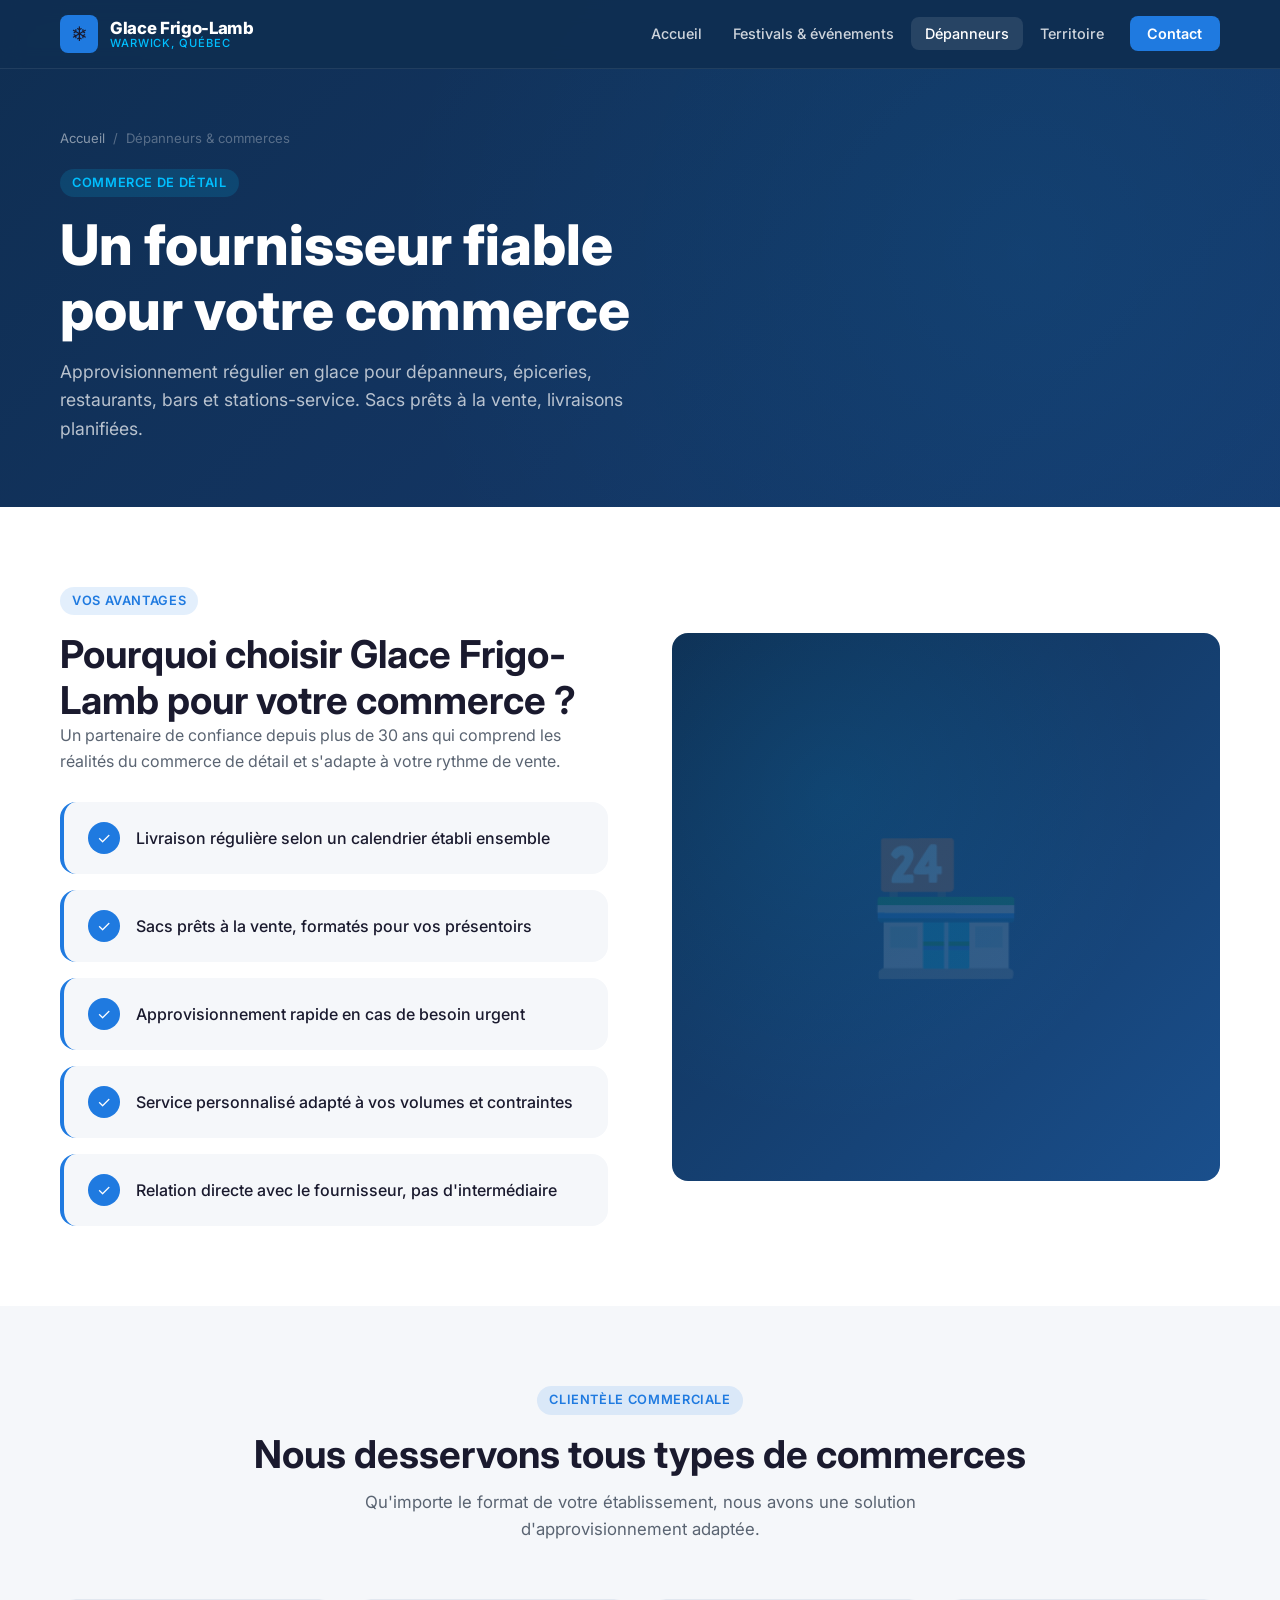
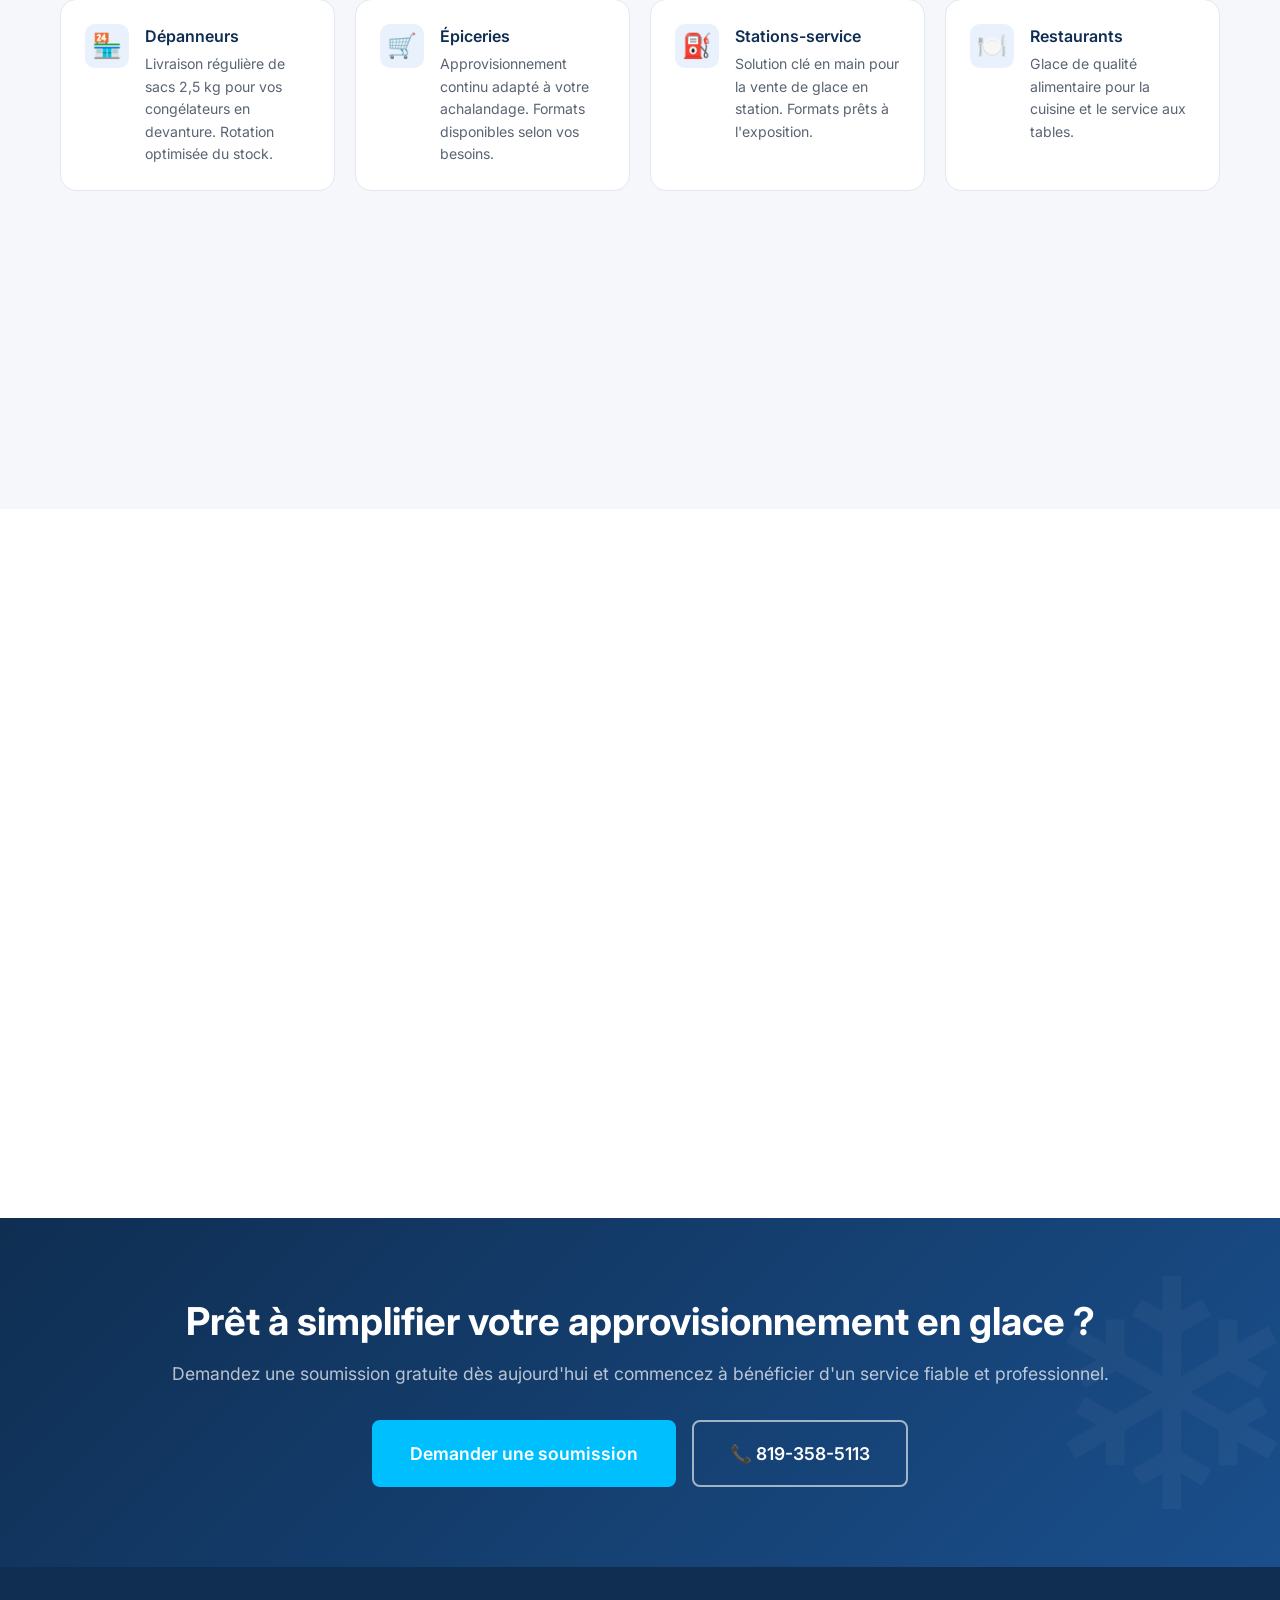
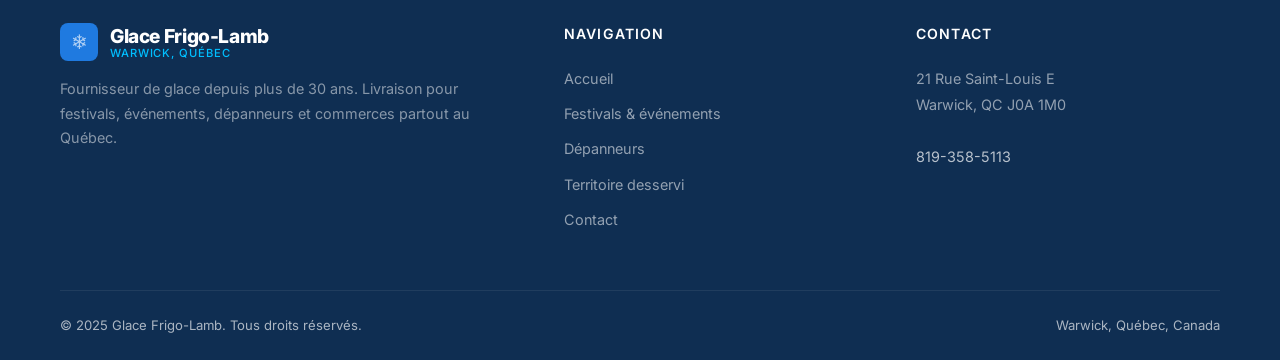
<file: site/depanneurs.html>
<!DOCTYPE html>
<html lang="fr">
<head>
  <meta charset="UTF-8" />
  <meta name="viewport" content="width=device-width, initial-scale=1.0" />
  <title>Glace pour dépanneurs et commerces — Glace Frigo-Lamb</title>
  <meta name="description" content="Fournisseur fiable de glace pour dépanneurs, épiceries, restaurants et stations-service. Livraison régulière, sacs prêts à la vente." />
  <link rel="preconnect" href="https://fonts.googleapis.com" />
  <link rel="preconnect" href="https://fonts.gstatic.com" crossorigin />
  <link href="https://fonts.googleapis.com/css2?family=Inter:wght@400;500;600;700;800&display=swap" rel="stylesheet" />
  <link rel="stylesheet" href="styles.css" />
</head>
<body>

  <!-- ===== NAVBAR ===== -->
  <nav class="navbar">
    <div class="navbar-inner">
      <a href="index.html" class="navbar-logo">
        <div class="logo-icon">❄</div>
        <div class="logo-text">
          <span>Glace Frigo-Lamb</span>
          <span>Warwick, Québec</span>
        </div>
      </a>
      <ul class="navbar-nav">
        <li><a href="index.html">Accueil</a></li>
        <li><a href="festivals.html">Festivals &amp; événements</a></li>
        <li><a href="depanneurs.html">Dépanneurs</a></li>
        <li><a href="territoire.html">Territoire</a></li>
        <li><a href="contact.html" class="nav-cta">Contact</a></li>
      </ul>
      <button class="burger" aria-label="Menu">
        <span></span><span></span><span></span>
      </button>
    </div>
    <div class="mobile-nav">
      <a href="index.html">Accueil</a>
      <a href="festivals.html">Festivals &amp; événements</a>
      <a href="depanneurs.html">Dépanneurs</a>
      <a href="territoire.html">Territoire</a>
      <a href="contact.html" class="nav-cta">Contact</a>
    </div>
  </nav>

  <!-- ===== PAGE HERO ===== -->
  <section class="page-hero">
    <div class="container">
      <div class="breadcrumb">
        <a href="index.html">Accueil</a>
        <span>/</span>
        <span>Dépanneurs &amp; commerces</span>
      </div>
      <div class="badge" style="background:rgba(0,191,255,0.15);color:#00BFFF;">Commerce de détail</div>
      <h1>Un fournisseur fiable<br>pour votre commerce</h1>
      <p>Approvisionnement régulier en glace pour dépanneurs, épiceries, restaurants, bars et stations-service. Sacs prêts à la vente, livraisons planifiées.</p>
    </div>
  </section>

  <!-- ===== AVANTAGES ===== -->
  <section>
    <div class="container">
      <div class="two-col">
        <div class="col-text reveal">
          <div class="badge">Vos avantages</div>
          <h2>Pourquoi choisir Glace Frigo-Lamb pour votre commerce ?</h2>
          <p style="margin-bottom:1.75rem">Un partenaire de confiance depuis plus de 30 ans qui comprend les réalités du commerce de détail et s'adapte à votre rythme de vente.</p>
          <div class="advantages-list">
            <div class="advantage-item reveal">
              <div class="advantage-check">✓</div>
              <p>Livraison régulière selon un calendrier établi ensemble</p>
            </div>
            <div class="advantage-item reveal">
              <div class="advantage-check">✓</div>
              <p>Sacs prêts à la vente, formatés pour vos présentoirs</p>
            </div>
            <div class="advantage-item reveal">
              <div class="advantage-check">✓</div>
              <p>Approvisionnement rapide en cas de besoin urgent</p>
            </div>
            <div class="advantage-item reveal">
              <div class="advantage-check">✓</div>
              <p>Service personnalisé adapté à vos volumes et contraintes</p>
            </div>
            <div class="advantage-item reveal">
              <div class="advantage-check">✓</div>
              <p>Relation directe avec le fournisseur, pas d'intermédiaire</p>
            </div>
          </div>
        </div>
        <div class="col-visual reveal">🏪</div>
      </div>
    </div>
  </section>

  <!-- ===== TYPES DE COMMERCES ===== -->
  <section class="bg-grey">
    <div class="container">
      <div class="section-header reveal">
        <div class="badge">Clientèle commerciale</div>
        <h2>Nous desservons tous types de commerces</h2>
        <p>Qu'importe le format de votre établissement, nous avons une solution d'approvisionnement adaptée.</p>
      </div>
      <div class="services-grid">
        <div class="service-item reveal">
          <div class="service-icon">🏪</div>
          <div>
            <h3>Dépanneurs</h3>
            <p>Livraison régulière de sacs 2,5 kg pour vos congélateurs en devanture. Rotation optimisée du stock.</p>
          </div>
        </div>
        <div class="service-item reveal">
          <div class="service-icon">🛒</div>
          <div>
            <h3>Épiceries</h3>
            <p>Approvisionnement continu adapté à votre achalandage. Formats disponibles selon vos besoins.</p>
          </div>
        </div>
        <div class="service-item reveal">
          <div class="service-icon">⛽</div>
          <div>
            <h3>Stations-service</h3>
            <p>Solution clé en main pour la vente de glace en station. Formats prêts à l'exposition.</p>
          </div>
        </div>
        <div class="service-item reveal">
          <div class="service-icon">🍽️</div>
          <div>
            <h3>Restaurants</h3>
            <p>Glace de qualité alimentaire pour la cuisine et le service aux tables.</p>
          </div>
        </div>
        <div class="service-item reveal">
          <div class="service-icon">🍺</div>
          <div>
            <h3>Bars</h3>
            <p>Poches de 7 kg pour une utilisation intensive au bar. Réapprovisionnement rapide disponible.</p>
          </div>
        </div>
        <div class="service-item reveal">
          <div class="service-icon">🏗️</div>
          <div>
            <h3>Chantiers &amp; bétonnières</h3>
            <p>Glace pour refroidissement et besoins industriels sur les chantiers de construction.</p>
          </div>
        </div>
      </div>
    </div>
  </section>

  <!-- ===== COMMENT ÇA MARCHE ===== -->
  <section>
    <div class="container">
      <div class="section-header reveal">
        <div class="badge">Processus</div>
        <h2>Démarrer est simple</h2>
        <p>En quelques étapes, nous mettons en place un service d'approvisionnement sur mesure pour votre commerce.</p>
      </div>
      <div class="why-grid">
        <div class="why-card reveal">
          <div class="why-icon" style="background:linear-gradient(135deg,#0F2E52,#1F7AE0)">1</div>
          <h3>Contactez-nous</h3>
          <p>Appelez-nous ou remplissez le formulaire de contact pour nous décrire vos besoins.</p>
        </div>
        <div class="why-card reveal">
          <div class="why-icon" style="background:linear-gradient(135deg,#0F2E52,#1F7AE0)">2</div>
          <h3>Recevez votre soumission</h3>
          <p>Nous vous proposons une offre adaptée à vos volumes, votre fréquence et votre budget.</p>
        </div>
        <div class="why-card reveal">
          <div class="why-icon" style="background:linear-gradient(135deg,#0F2E52,#1F7AE0)">3</div>
          <h3>Planifiez vos livraisons</h3>
          <p>Établissons ensemble un calendrier de livraison qui correspond à votre rythme d'affaires.</p>
        </div>
        <div class="why-card reveal">
          <div class="why-icon" style="background:linear-gradient(135deg,#0F2E52,#1F7AE0)">4</div>
          <h3>Ne manquez plus de glace</h3>
          <p>Profitez d'un service fiable et régulier pour ne jamais être en rupture de stock.</p>
        </div>
      </div>
    </div>
  </section>

  <!-- ===== CTA BANNER ===== -->
  <section class="cta-banner">
    <div class="container">
      <h2>Prêt à simplifier votre approvisionnement en glace ?</h2>
      <p>Demandez une soumission gratuite dès aujourd'hui et commencez à bénéficier d'un service fiable et professionnel.</p>
      <div class="cta-buttons">
        <a href="contact.html" class="btn btn-accent btn-lg">Demander une soumission</a>
        <a href="tel:8193585113" class="btn btn-secondary btn-lg">📞 819-358-5113</a>
      </div>
    </div>
  </section>

  <!-- ===== FOOTER ===== -->
  <footer>
    <div class="container">
      <div class="footer-grid">
        <div class="footer-brand">
          <div class="navbar-logo" style="margin-bottom:1rem">
            <div class="logo-icon">❄</div>
            <div class="logo-text">
              <span>Glace Frigo-Lamb</span>
              <span>Warwick, Québec</span>
            </div>
          </div>
          <p>Fournisseur de glace depuis plus de 30 ans. Livraison pour festivals, événements, dépanneurs et commerces partout au Québec.</p>
        </div>
        <div class="footer-col">
          <h4>Navigation</h4>
          <ul>
            <li><a href="index.html">Accueil</a></li>
            <li><a href="festivals.html">Festivals &amp; événements</a></li>
            <li><a href="depanneurs.html">Dépanneurs</a></li>
            <li><a href="territoire.html">Territoire desservi</a></li>
            <li><a href="contact.html">Contact</a></li>
          </ul>
        </div>
        <div class="footer-col">
          <h4>Contact</h4>
          <p>
            21 Rue Saint-Louis E<br>
            Warwick, QC J0A 1M0<br><br>
            <a href="tel:8193585113" style="color:rgba(255,255,255,0.7);">819-358-5113</a>
          </p>
        </div>
      </div>
      <div class="footer-bottom">
        <span>© 2025 Glace Frigo-Lamb. Tous droits réservés.</span>
        <span>Warwick, Québec, Canada</span>
      </div>
    </div>
  </footer>

  <button class="scroll-top" aria-label="Retour en haut">↑</button>
  <script src="script.js"></script>
</body>
</html>
</file>
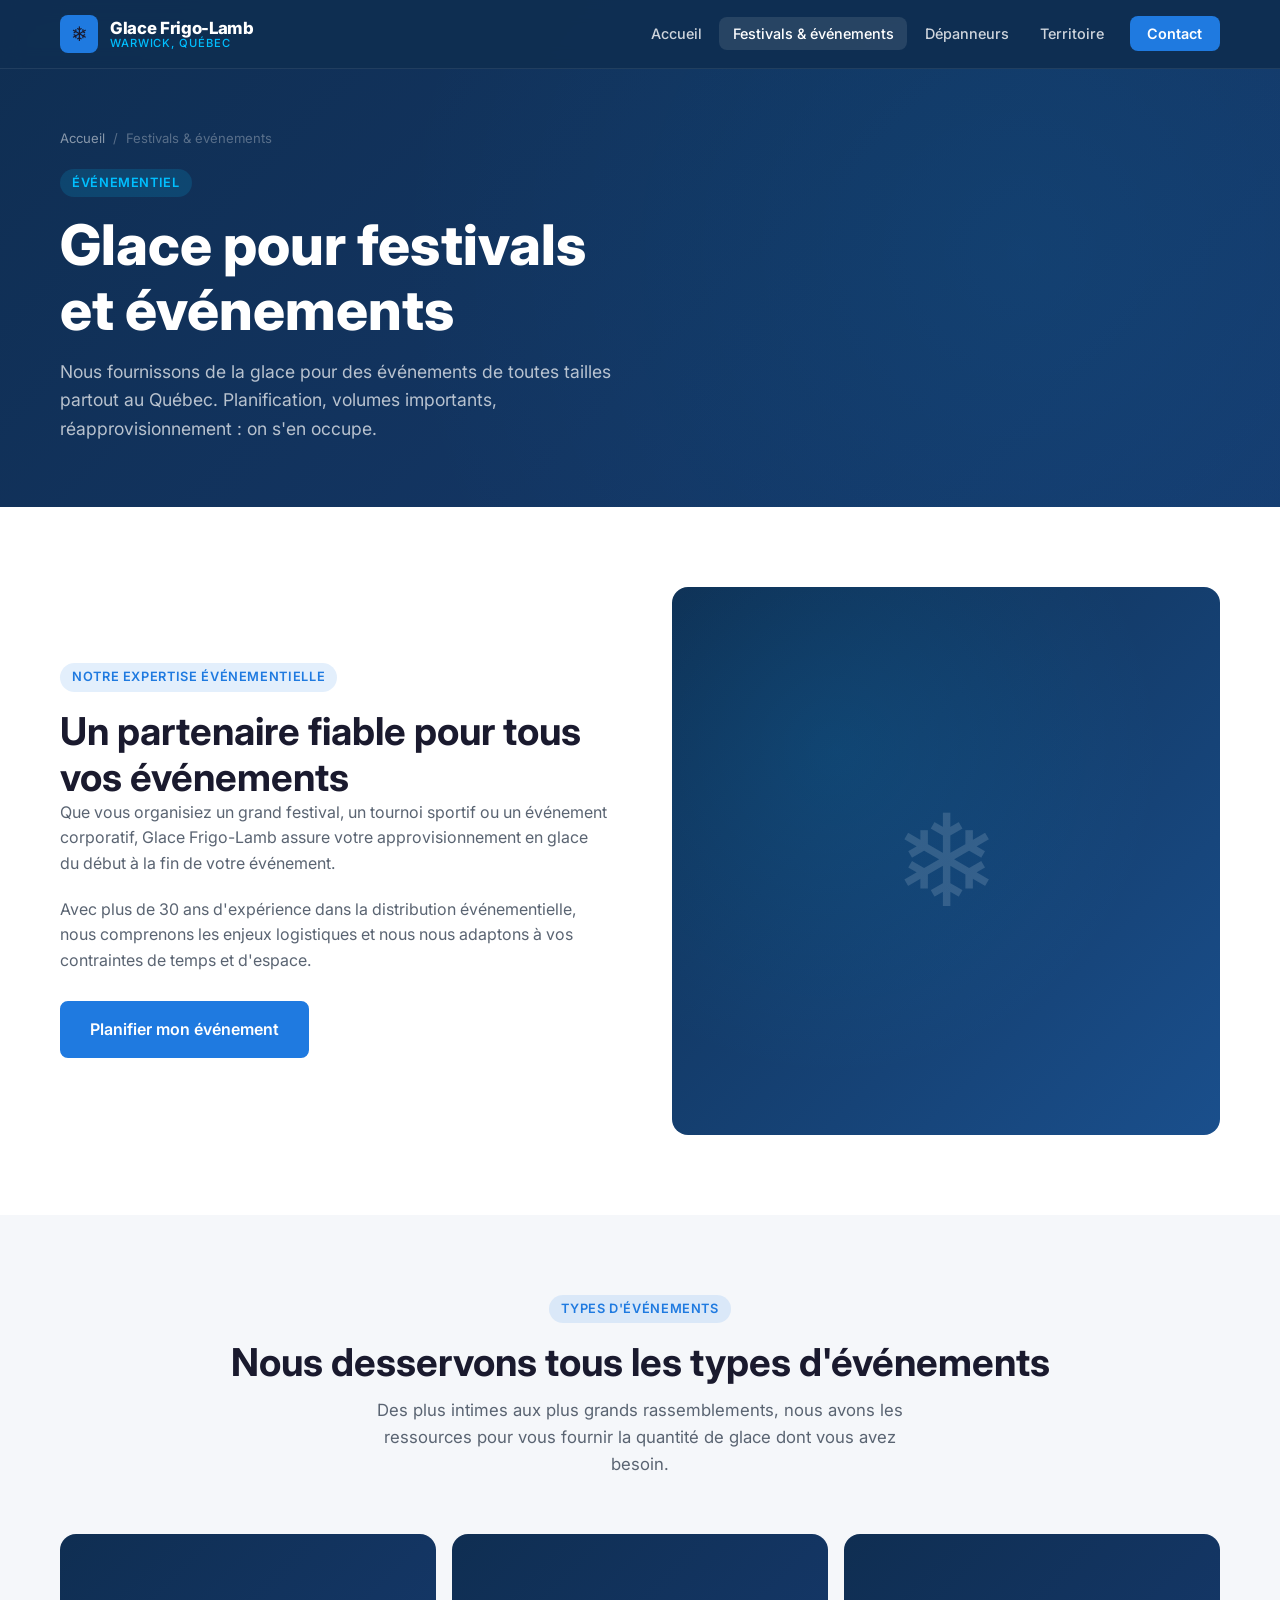
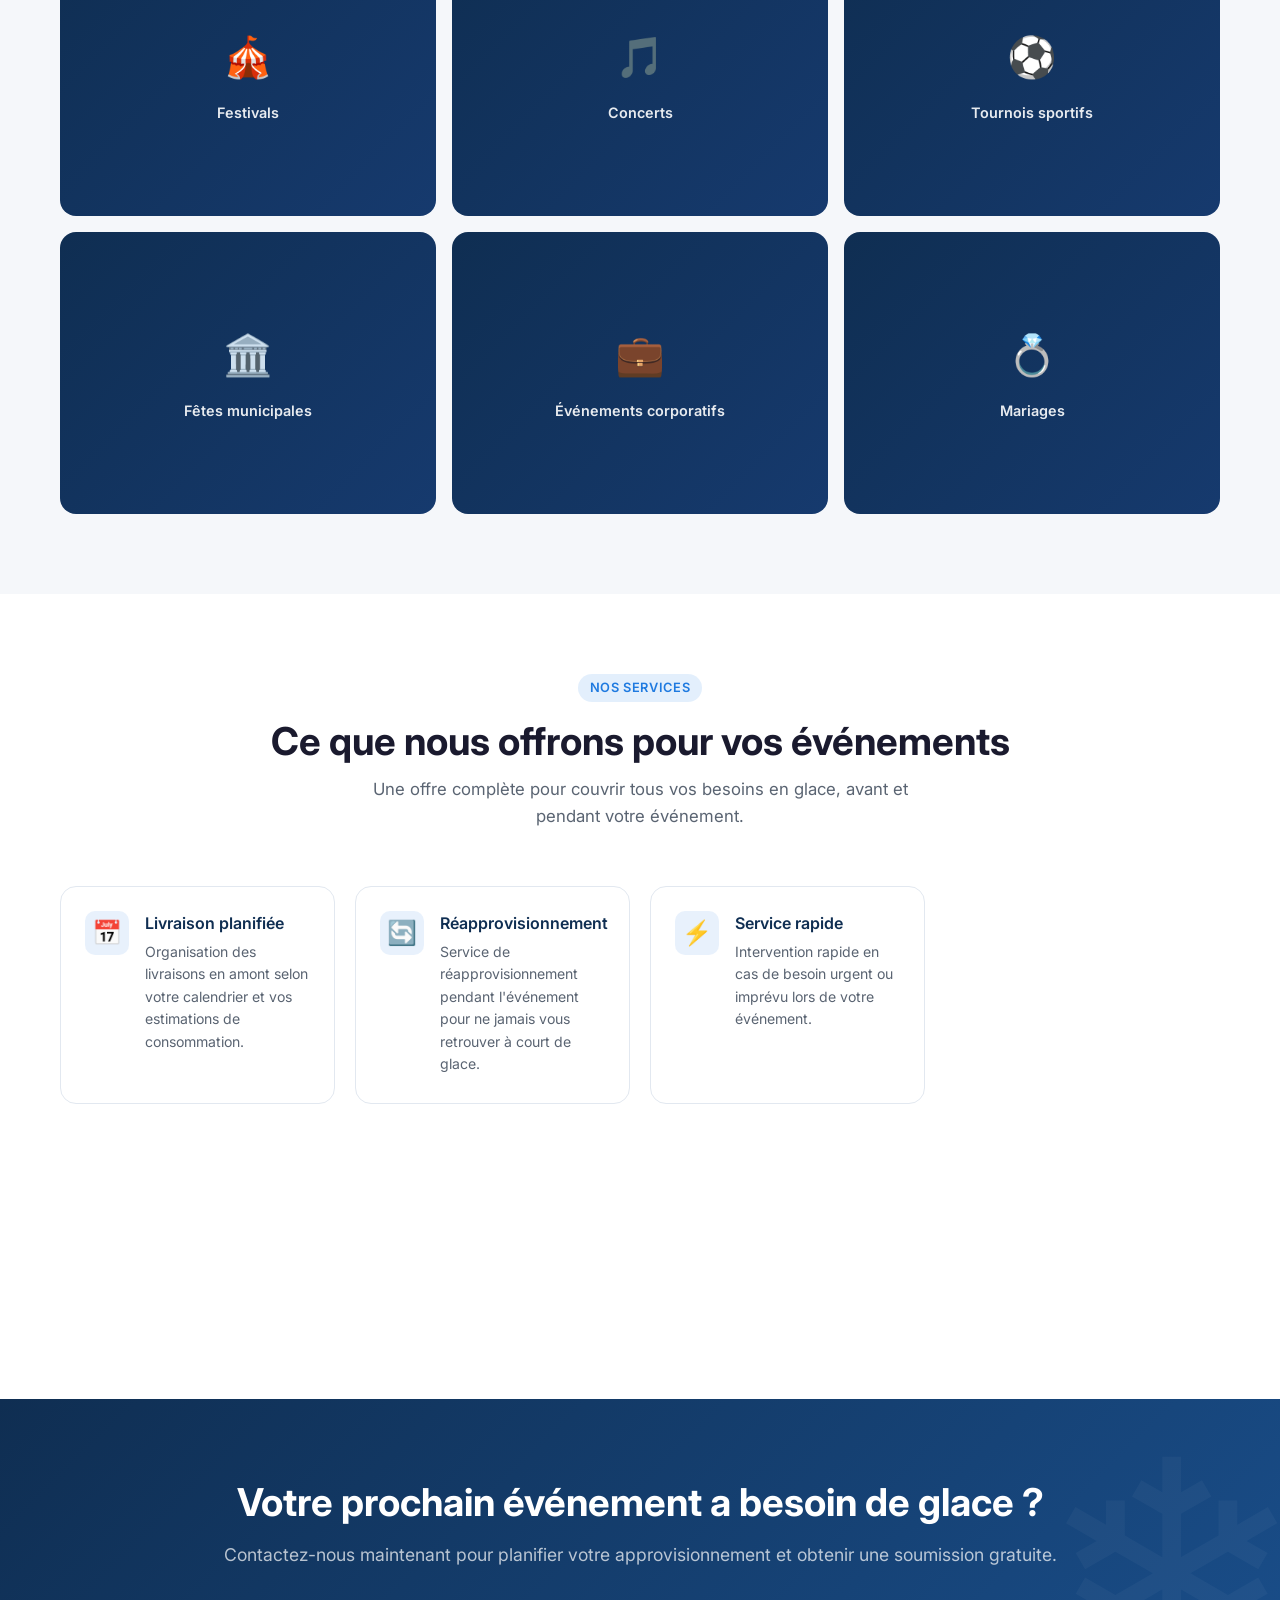
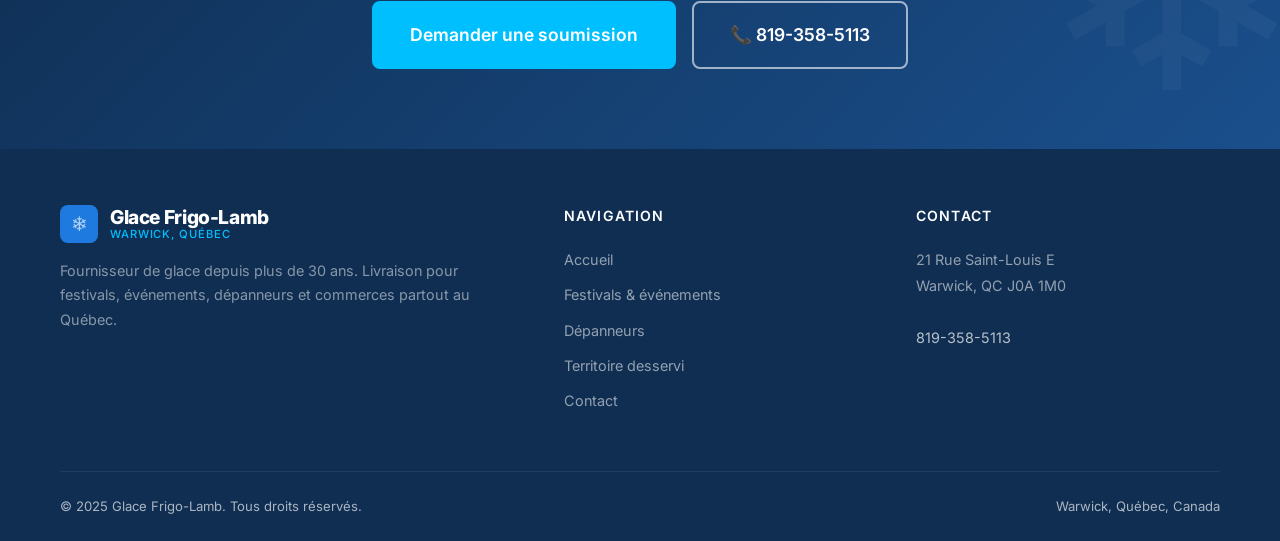
<file: site/festivals.html>
<!DOCTYPE html>
<html lang="fr">
<head>
  <meta charset="UTF-8" />
  <meta name="viewport" content="width=device-width, initial-scale=1.0" />
  <title>Glace pour festivals et événements — Glace Frigo-Lamb</title>
  <meta name="description" content="Livraison de glace pour festivals, concerts, événements sportifs, fêtes municipales et mariages. Gros volumes disponibles, livraison planifiée." />
  <link rel="preconnect" href="https://fonts.googleapis.com" />
  <link rel="preconnect" href="https://fonts.gstatic.com" crossorigin />
  <link href="https://fonts.googleapis.com/css2?family=Inter:wght@400;500;600;700;800&display=swap" rel="stylesheet" />
  <link rel="stylesheet" href="styles.css" />
</head>
<body>

  <!-- ===== NAVBAR ===== -->
  <nav class="navbar">
    <div class="navbar-inner">
      <a href="index.html" class="navbar-logo">
        <div class="logo-icon">❄</div>
        <div class="logo-text">
          <span>Glace Frigo-Lamb</span>
          <span>Warwick, Québec</span>
        </div>
      </a>
      <ul class="navbar-nav">
        <li><a href="index.html">Accueil</a></li>
        <li><a href="festivals.html">Festivals &amp; événements</a></li>
        <li><a href="depanneurs.html">Dépanneurs</a></li>
        <li><a href="territoire.html">Territoire</a></li>
        <li><a href="contact.html" class="nav-cta">Contact</a></li>
      </ul>
      <button class="burger" aria-label="Menu">
        <span></span><span></span><span></span>
      </button>
    </div>
    <div class="mobile-nav">
      <a href="index.html">Accueil</a>
      <a href="festivals.html">Festivals &amp; événements</a>
      <a href="depanneurs.html">Dépanneurs</a>
      <a href="territoire.html">Territoire</a>
      <a href="contact.html" class="nav-cta">Contact</a>
    </div>
  </nav>

  <!-- ===== PAGE HERO ===== -->
  <section class="page-hero">
    <div class="container">
      <div class="breadcrumb">
        <a href="index.html">Accueil</a>
        <span>/</span>
        <span>Festivals &amp; événements</span>
      </div>
      <div class="badge" style="background:rgba(0,191,255,0.15);color:#00BFFF;">Événementiel</div>
      <h1>Glace pour festivals<br>et événements</h1>
      <p>Nous fournissons de la glace pour des événements de toutes tailles partout au Québec. Planification, volumes importants, réapprovisionnement : on s'en occupe.</p>
    </div>
  </section>

  <!-- ===== INTRO ===== -->
  <section>
    <div class="container">
      <div class="two-col">
        <div class="col-text reveal">
          <div class="badge">Notre expertise événementielle</div>
          <h2>Un partenaire fiable pour tous vos événements</h2>
          <p style="margin-bottom:1.25rem">Que vous organisiez un grand festival, un tournoi sportif ou un événement corporatif, Glace Frigo-Lamb assure votre approvisionnement en glace du début à la fin de votre événement.</p>
          <p style="margin-bottom:1.75rem">Avec plus de 30 ans d'expérience dans la distribution événementielle, nous comprenons les enjeux logistiques et nous nous adaptons à vos contraintes de temps et d'espace.</p>
          <a href="contact.html" class="btn btn-primary">Planifier mon événement</a>
        </div>
        <div class="col-visual reveal">❄</div>
      </div>
    </div>
  </section>

  <!-- ===== TYPES D'ÉVÉNEMENTS ===== -->
  <section class="bg-grey">
    <div class="container">
      <div class="section-header reveal">
        <div class="badge">Types d'événements</div>
        <h2>Nous desservons tous les types d'événements</h2>
        <p>Des plus intimes aux plus grands rassemblements, nous avons les ressources pour vous fournir la quantité de glace dont vous avez besoin.</p>
      </div>
      <div class="photo-grid">
        <div class="photo-card reveal">
          <div class="photo-card-inner">
            <div class="photo-card-icon">🎪</div>
            <div class="photo-card-label">Festivals</div>
          </div>
        </div>
        <div class="photo-card reveal">
          <div class="photo-card-inner">
            <div class="photo-card-icon">🎵</div>
            <div class="photo-card-label">Concerts</div>
          </div>
        </div>
        <div class="photo-card reveal">
          <div class="photo-card-inner">
            <div class="photo-card-icon">⚽</div>
            <div class="photo-card-label">Tournois sportifs</div>
          </div>
        </div>
        <div class="photo-card reveal">
          <div class="photo-card-inner">
            <div class="photo-card-icon">🏛️</div>
            <div class="photo-card-label">Fêtes municipales</div>
          </div>
        </div>
        <div class="photo-card reveal">
          <div class="photo-card-inner">
            <div class="photo-card-icon">💼</div>
            <div class="photo-card-label">Événements corporatifs</div>
          </div>
        </div>
        <div class="photo-card reveal">
          <div class="photo-card-inner">
            <div class="photo-card-icon">💍</div>
            <div class="photo-card-label">Mariages</div>
          </div>
        </div>
      </div>
    </div>
  </section>

  <!-- ===== NOS SERVICES ===== -->
  <section>
    <div class="container">
      <div class="section-header reveal">
        <div class="badge">Nos services</div>
        <h2>Ce que nous offrons pour vos événements</h2>
        <p>Une offre complète pour couvrir tous vos besoins en glace, avant et pendant votre événement.</p>
      </div>
      <div class="services-grid">
        <div class="service-item reveal">
          <div class="service-icon">📅</div>
          <div>
            <h3>Livraison planifiée</h3>
            <p>Organisation des livraisons en amont selon votre calendrier et vos estimations de consommation.</p>
          </div>
        </div>
        <div class="service-item reveal">
          <div class="service-icon">🔄</div>
          <div>
            <h3>Réapprovisionnement</h3>
            <p>Service de réapprovisionnement pendant l'événement pour ne jamais vous retrouver à court de glace.</p>
          </div>
        </div>
        <div class="service-item reveal">
          <div class="service-icon">⚡</div>
          <div>
            <h3>Service rapide</h3>
            <p>Intervention rapide en cas de besoin urgent ou imprévu lors de votre événement.</p>
          </div>
        </div>
        <div class="service-item reveal">
          <div class="service-icon">📦</div>
          <div>
            <h3>Gros volumes disponibles</h3>
            <p>Capacité de livraison importante pour les événements de grande envergure, peu importe la quantité requise.</p>
          </div>
        </div>
        <div class="service-item reveal">
          <div class="service-icon">🤝</div>
          <div>
            <h3>Coordination personnalisée</h3>
            <p>Un interlocuteur dédié pour coordonner la logistique avec votre équipe d'organisation.</p>
          </div>
        </div>
        <div class="service-item reveal">
          <div class="service-icon">🗺️</div>
          <div>
            <h3>Large couverture</h3>
            <p>Livraisons partout dans un rayon de 3 heures autour de Warwick, couvrant plusieurs régions du Québec.</p>
          </div>
        </div>
      </div>
    </div>
  </section>

  <!-- ===== CTA BANNER ===== -->
  <section class="cta-banner">
    <div class="container">
      <h2>Votre prochain événement a besoin de glace ?</h2>
      <p>Contactez-nous maintenant pour planifier votre approvisionnement et obtenir une soumission gratuite.</p>
      <div class="cta-buttons">
        <a href="contact.html" class="btn btn-accent btn-lg">Demander une soumission</a>
        <a href="tel:8193585113" class="btn btn-secondary btn-lg">📞 819-358-5113</a>
      </div>
    </div>
  </section>

  <!-- ===== FOOTER ===== -->
  <footer>
    <div class="container">
      <div class="footer-grid">
        <div class="footer-brand">
          <div class="navbar-logo" style="margin-bottom:1rem">
            <div class="logo-icon">❄</div>
            <div class="logo-text">
              <span>Glace Frigo-Lamb</span>
              <span>Warwick, Québec</span>
            </div>
          </div>
          <p>Fournisseur de glace depuis plus de 30 ans. Livraison pour festivals, événements, dépanneurs et commerces partout au Québec.</p>
        </div>
        <div class="footer-col">
          <h4>Navigation</h4>
          <ul>
            <li><a href="index.html">Accueil</a></li>
            <li><a href="festivals.html">Festivals &amp; événements</a></li>
            <li><a href="depanneurs.html">Dépanneurs</a></li>
            <li><a href="territoire.html">Territoire desservi</a></li>
            <li><a href="contact.html">Contact</a></li>
          </ul>
        </div>
        <div class="footer-col">
          <h4>Contact</h4>
          <p>
            21 Rue Saint-Louis E<br>
            Warwick, QC J0A 1M0<br><br>
            <a href="tel:8193585113" style="color:rgba(255,255,255,0.7);">819-358-5113</a>
          </p>
        </div>
      </div>
      <div class="footer-bottom">
        <span>© 2025 Glace Frigo-Lamb. Tous droits réservés.</span>
        <span>Warwick, Québec, Canada</span>
      </div>
    </div>
  </footer>

  <button class="scroll-top" aria-label="Retour en haut">↑</button>
  <script src="script.js"></script>
</body>
</html>
</file>
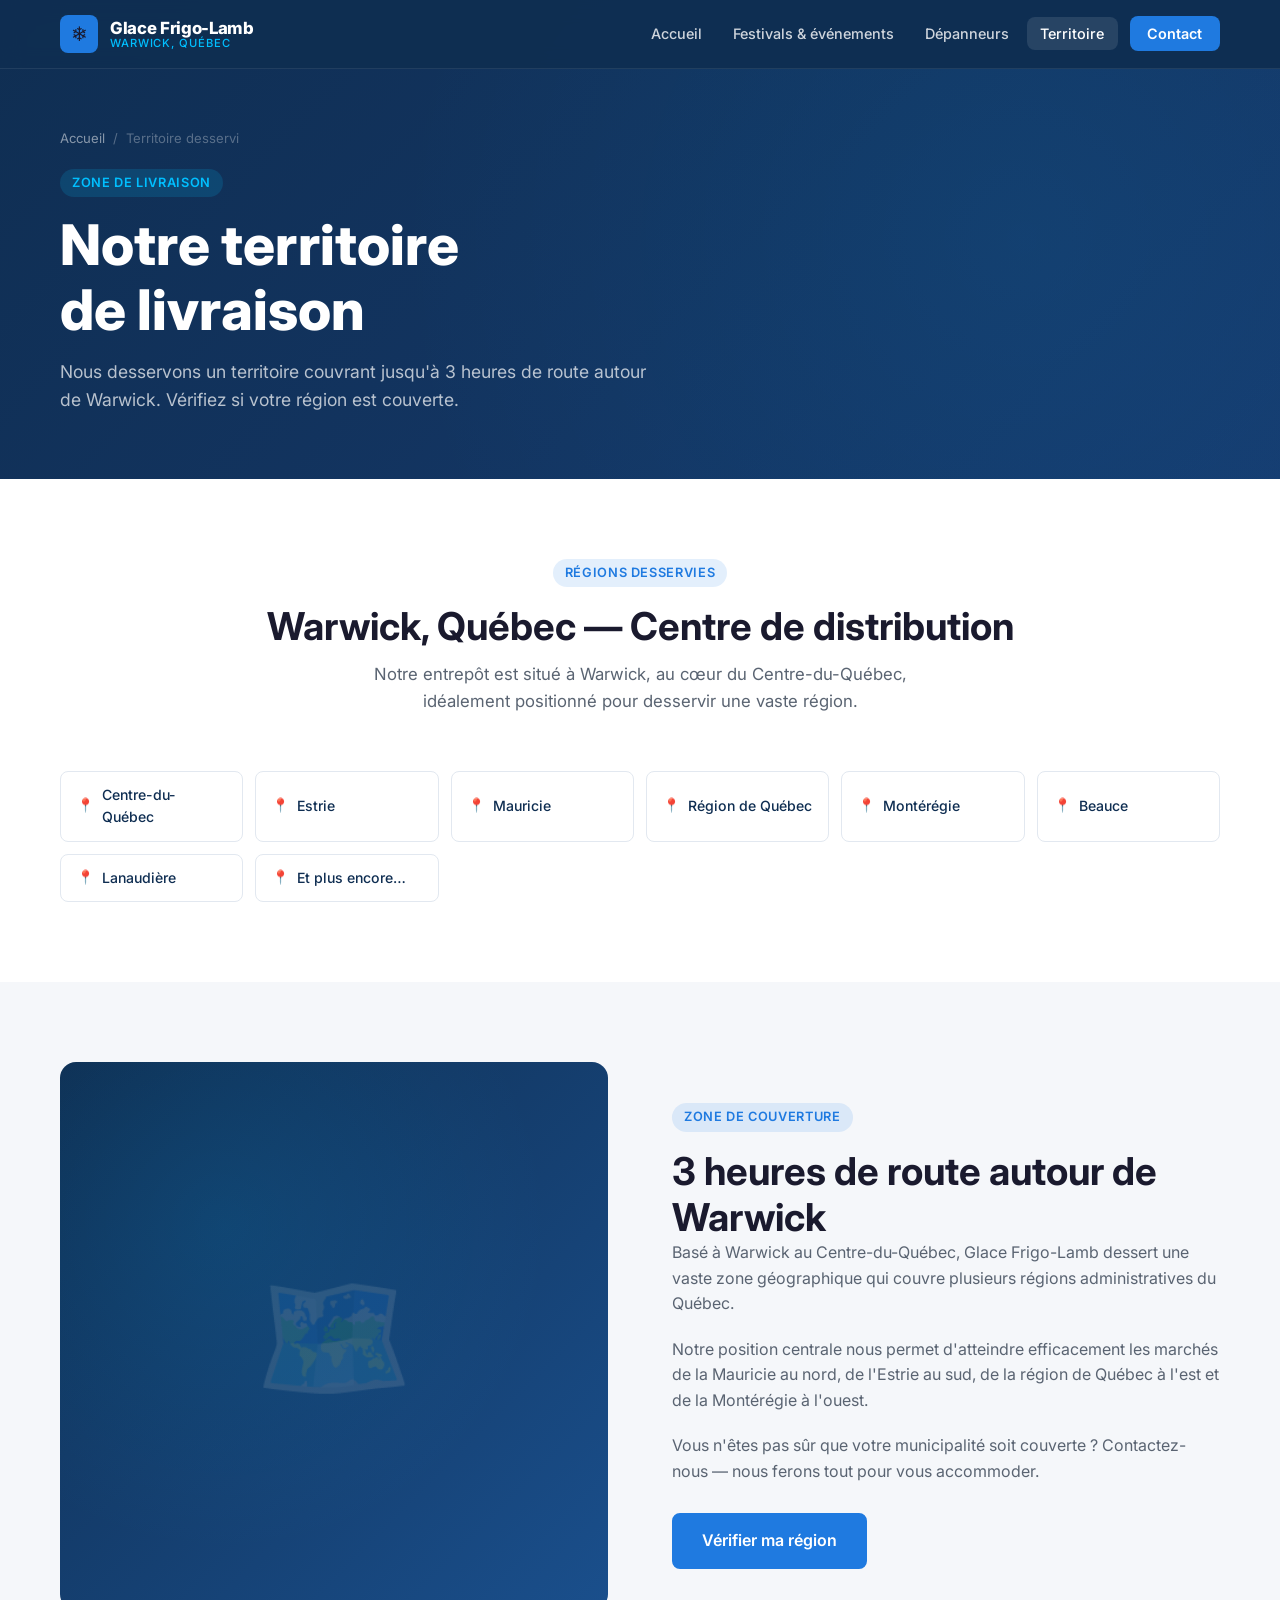
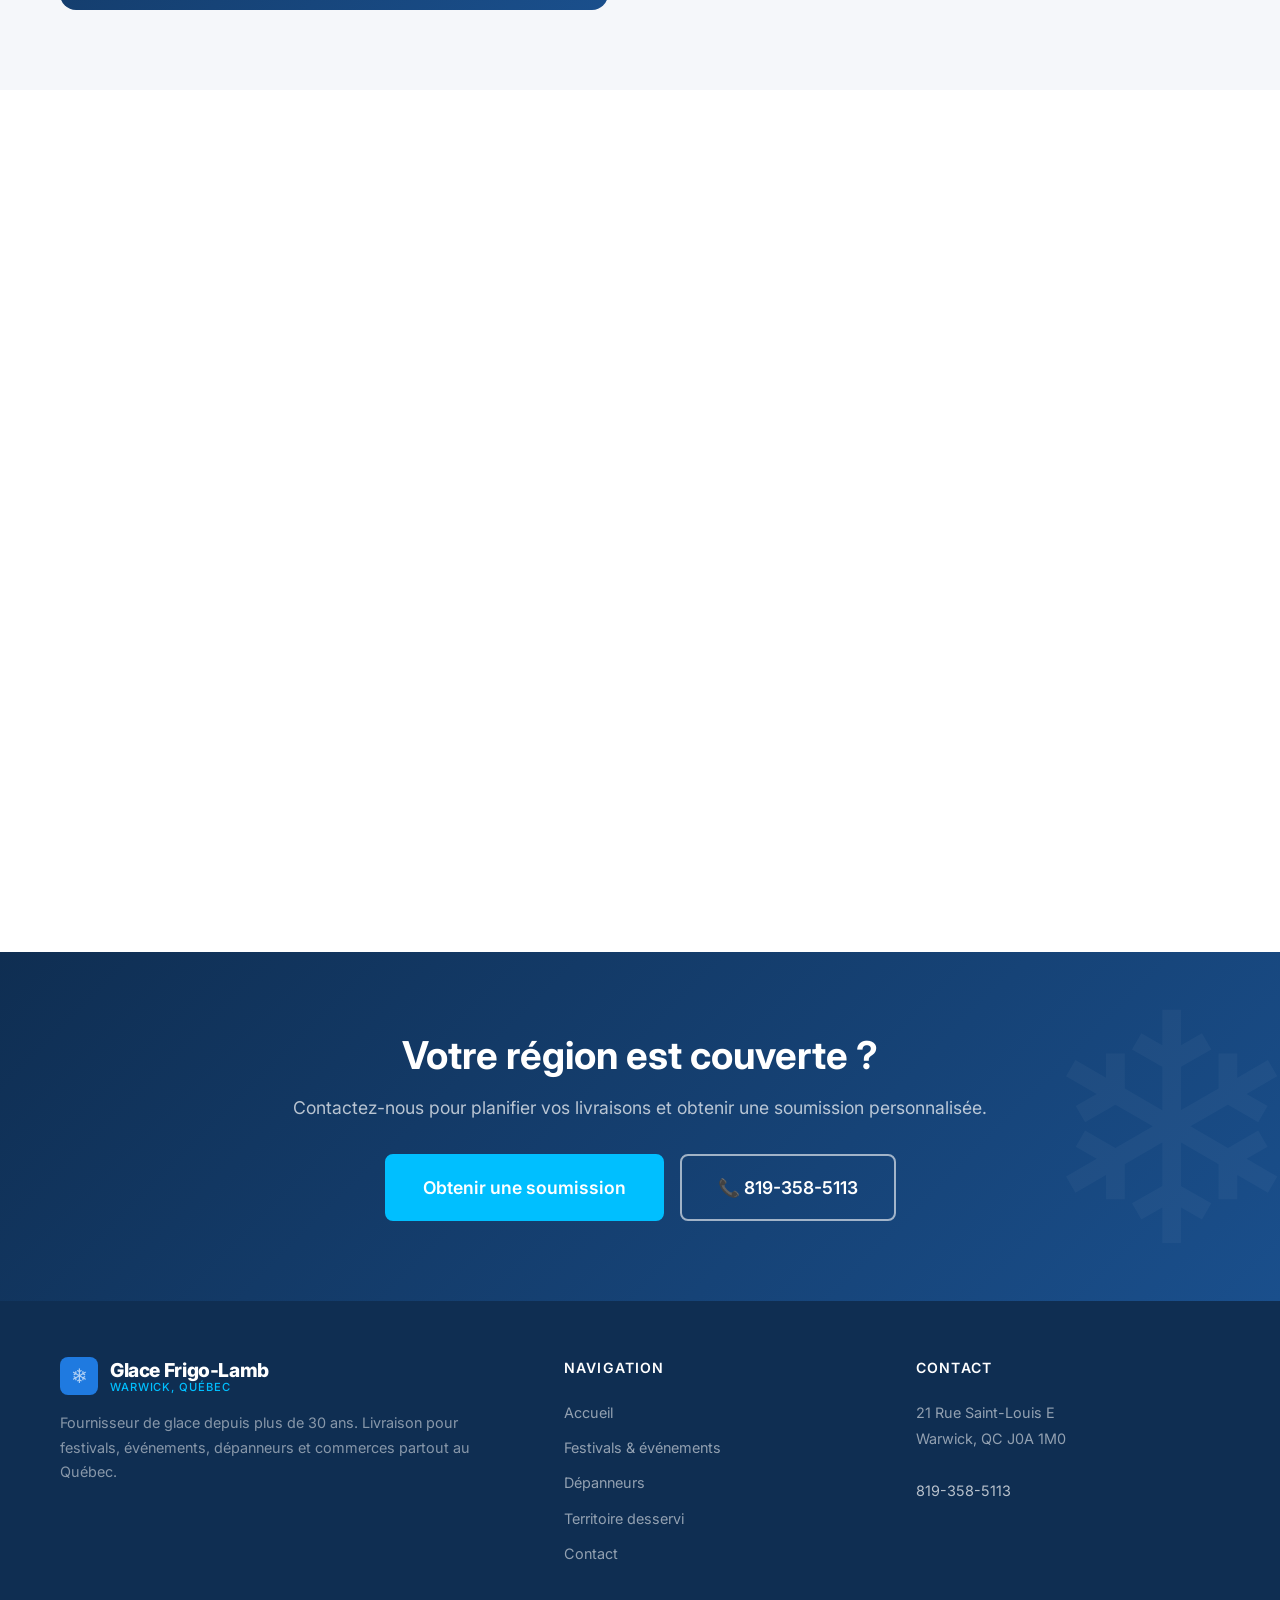
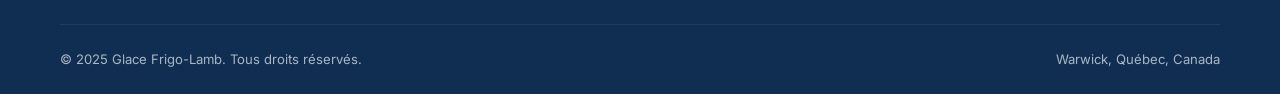
<file: site/territoire.html>
<!DOCTYPE html>
<html lang="fr">
<head>
  <meta charset="UTF-8" />
  <meta name="viewport" content="width=device-width, initial-scale=1.0" />
  <title>Territoire desservi — Glace Frigo-Lamb</title>
  <meta name="description" content="Glace Frigo-Lamb dessert un territoire couvrant jusqu'à 3 heures de route autour de Warwick : Centre-du-Québec, Estrie, Mauricie, Québec, Montérégie, Beauce, Lanaudière." />
  <link rel="preconnect" href="https://fonts.googleapis.com" />
  <link rel="preconnect" href="https://fonts.gstatic.com" crossorigin />
  <link href="https://fonts.googleapis.com/css2?family=Inter:wght@400;500;600;700;800&display=swap" rel="stylesheet" />
  <link rel="stylesheet" href="styles.css" />
</head>
<body>

  <!-- ===== NAVBAR ===== -->
  <nav class="navbar">
    <div class="navbar-inner">
      <a href="index.html" class="navbar-logo">
        <div class="logo-icon">❄</div>
        <div class="logo-text">
          <span>Glace Frigo-Lamb</span>
          <span>Warwick, Québec</span>
        </div>
      </a>
      <ul class="navbar-nav">
        <li><a href="index.html">Accueil</a></li>
        <li><a href="festivals.html">Festivals &amp; événements</a></li>
        <li><a href="depanneurs.html">Dépanneurs</a></li>
        <li><a href="territoire.html">Territoire</a></li>
        <li><a href="contact.html" class="nav-cta">Contact</a></li>
      </ul>
      <button class="burger" aria-label="Menu">
        <span></span><span></span><span></span>
      </button>
    </div>
    <div class="mobile-nav">
      <a href="index.html">Accueil</a>
      <a href="festivals.html">Festivals &amp; événements</a>
      <a href="depanneurs.html">Dépanneurs</a>
      <a href="territoire.html">Territoire</a>
      <a href="contact.html" class="nav-cta">Contact</a>
    </div>
  </nav>

  <!-- ===== PAGE HERO ===== -->
  <section class="page-hero">
    <div class="container">
      <div class="breadcrumb">
        <a href="index.html">Accueil</a>
        <span>/</span>
        <span>Territoire desservi</span>
      </div>
      <div class="badge" style="background:rgba(0,191,255,0.15);color:#00BFFF;">Zone de livraison</div>
      <h1>Notre territoire<br>de livraison</h1>
      <p>Nous desservons un territoire couvrant jusqu'à 3 heures de route autour de Warwick. Vérifiez si votre région est couverte.</p>
    </div>
  </section>

  <!-- ===== MAP + REGIONS ===== -->
  <section>
    <div class="container">
      <div class="section-header reveal">
        <div class="badge">Régions desservies</div>
        <h2>Warwick, Québec — Centre de distribution</h2>
        <p>Notre entrepôt est situé à Warwick, au cœur du Centre-du-Québec, idéalement positionné pour desservir une vaste région.</p>
      </div>

      <div class="regions-grid">
        <div class="region-chip reveal">Centre-du-Québec</div>
        <div class="region-chip reveal">Estrie</div>
        <div class="region-chip reveal">Mauricie</div>
        <div class="region-chip reveal">Région de Québec</div>
        <div class="region-chip reveal">Montérégie</div>
        <div class="region-chip reveal">Beauce</div>
        <div class="region-chip reveal">Lanaudière</div>
        <div class="region-chip reveal">Et plus encore…</div>
      </div>
    </div>
  </section>

  <!-- ===== INFOS TERRITOIRE ===== -->
  <section class="bg-grey">
    <div class="container">
      <div class="two-col">
        <div class="col-visual reveal">🗺️</div>
        <div class="col-text reveal">
          <div class="badge">Zone de couverture</div>
          <h2>3 heures de route autour de Warwick</h2>
          <p style="margin-bottom:1.25rem">Basé à Warwick au Centre-du-Québec, Glace Frigo-Lamb dessert une vaste zone géographique qui couvre plusieurs régions administratives du Québec.</p>
          <p style="margin-bottom:1.25rem">Notre position centrale nous permet d'atteindre efficacement les marchés de la Mauricie au nord, de l'Estrie au sud, de la région de Québec à l'est et de la Montérégie à l'ouest.</p>
          <p style="margin-bottom:1.75rem">Vous n'êtes pas sûr que votre municipalité soit couverte ? Contactez-nous — nous ferons tout pour vous accommoder.</p>
          <a href="contact.html" class="btn btn-primary">Vérifier ma région</a>
        </div>
      </div>
    </div>
  </section>

  <!-- ===== ADRESSE ===== -->
  <section>
    <div class="container">
      <div class="section-header reveal">
        <div class="badge">Notre adresse</div>
        <h2>Trouvez-nous à Warwick</h2>
        <p>Notre entrepôt de distribution est ouvert sur rendez-vous. Contactez-nous pour planifier votre approvisionnement.</p>
      </div>

      <div style="max-width:700px;margin:0 auto">
        <div class="contact-info reveal" style="position:static">
          <h3>Glace Frigo-Lamb</h3>
          <div class="contact-detail">
            <div class="contact-detail-icon">📍</div>
            <div class="contact-detail-text">
              <span>Adresse</span>
              <p>21 Rue Saint-Louis E, Warwick, QC J0A 1M0</p>
            </div>
          </div>
          <div class="contact-detail">
            <div class="contact-detail-icon">📞</div>
            <div class="contact-detail-text">
              <span>Téléphone</span>
              <a href="tel:8193585113">819-358-5113</a>
            </div>
          </div>
          <div class="contact-detail">
            <div class="contact-detail-icon">🗺️</div>
            <div class="contact-detail-text">
              <span>Zone de livraison</span>
              <p>Rayon de 3h autour de Warwick</p>
            </div>
          </div>
          <div class="contact-actions">
            <a href="tel:8193585113" class="btn btn-accent">📞 Appeler maintenant</a>
            <a href="contact.html" class="btn btn-secondary" style="border-color:rgba(255,255,255,0.4)">Demander une soumission</a>
          </div>
        </div>
      </div>
    </div>
  </section>

  <!-- ===== CTA BANNER ===== -->
  <section class="cta-banner">
    <div class="container">
      <h2>Votre région est couverte ?</h2>
      <p>Contactez-nous pour planifier vos livraisons et obtenir une soumission personnalisée.</p>
      <div class="cta-buttons">
        <a href="contact.html" class="btn btn-accent btn-lg">Obtenir une soumission</a>
        <a href="tel:8193585113" class="btn btn-secondary btn-lg">📞 819-358-5113</a>
      </div>
    </div>
  </section>

  <!-- ===== FOOTER ===== -->
  <footer>
    <div class="container">
      <div class="footer-grid">
        <div class="footer-brand">
          <div class="navbar-logo" style="margin-bottom:1rem">
            <div class="logo-icon">❄</div>
            <div class="logo-text">
              <span>Glace Frigo-Lamb</span>
              <span>Warwick, Québec</span>
            </div>
          </div>
          <p>Fournisseur de glace depuis plus de 30 ans. Livraison pour festivals, événements, dépanneurs et commerces partout au Québec.</p>
        </div>
        <div class="footer-col">
          <h4>Navigation</h4>
          <ul>
            <li><a href="index.html">Accueil</a></li>
            <li><a href="festivals.html">Festivals &amp; événements</a></li>
            <li><a href="depanneurs.html">Dépanneurs</a></li>
            <li><a href="territoire.html">Territoire desservi</a></li>
            <li><a href="contact.html">Contact</a></li>
          </ul>
        </div>
        <div class="footer-col">
          <h4>Contact</h4>
          <p>
            21 Rue Saint-Louis E<br>
            Warwick, QC J0A 1M0<br><br>
            <a href="tel:8193585113" style="color:rgba(255,255,255,0.7);">819-358-5113</a>
          </p>
        </div>
      </div>
      <div class="footer-bottom">
        <span>© 2025 Glace Frigo-Lamb. Tous droits réservés.</span>
        <span>Warwick, Québec, Canada</span>
      </div>
    </div>
  </footer>

  <button class="scroll-top" aria-label="Retour en haut">↑</button>
  <script src="script.js"></script>
</body>
</html>
</file>
<file: docs/styles.css>
/* ===== RESET & BASE ===== */
*, *::before, *::after {
  margin: 0;
  padding: 0;
  box-sizing: border-box;
}

:root {
  --blue: #1F7AE0;
  --dark-blue: #0F2E52;
  --white: #FFFFFF;
  --light-gray: #F5F7FA;
  --accent: #00BFFF;
  --text: #1a2332;
  --text-muted: #6b7280;
  --shadow: 0 4px 24px rgba(15, 46, 82, 0.10);
  --shadow-lg: 0 12px 40px rgba(15, 46, 82, 0.16);
  --radius: 10px;
  --radius-lg: 14px;
}

html { scroll-behavior: smooth; }

body {
  font-family: 'Inter', -apple-system, BlinkMacSystemFont, 'Segoe UI', sans-serif;
  color: var(--text);
  line-height: 1.6;
  background: var(--white);
  -webkit-font-smoothing: antialiased;
}

h1, h2, h3, h4, h5 { font-weight: 700; line-height: 1.2; }
a { text-decoration: none; color: inherit; }
img { max-width: 100%; height: auto; display: block; }

/* ===== LAYOUT ===== */
.container {
  max-width: 1160px;
  margin: 0 auto;
  padding: 0 24px;
}

section { padding: 88px 0; }

.section-label {
  font-size: 0.8125rem;
  font-weight: 700;
  letter-spacing: 2.5px;
  text-transform: uppercase;
  color: var(--blue);
  margin-bottom: 14px;
}

.section-title {
  font-size: clamp(1.75rem, 3vw, 2.375rem);
  color: var(--dark-blue);
  margin-bottom: 16px;
  letter-spacing: -0.3px;
}

.section-sub {
  font-size: 1.0625rem;
  color: var(--text-muted);
  max-width: 580px;
  line-height: 1.7;
}

/* ===== BUTTONS ===== */
.btn {
  display: inline-flex;
  align-items: center;
  gap: 9px;
  padding: 13px 26px;
  border-radius: var(--radius);
  font-size: 0.9375rem;
  font-weight: 600;
  cursor: pointer;
  transition: all 0.2s ease;
  border: 2px solid transparent;
  text-decoration: none;
  white-space: nowrap;
}

.btn-primary {
  background: var(--blue);
  color: var(--white);
  border-color: var(--blue);
}
.btn-primary:hover {
  background: #1565c0;
  border-color: #1565c0;
  transform: translateY(-1px);
  box-shadow: 0 6px 20px rgba(31, 122, 224, 0.35);
}

.btn-outline {
  background: transparent;
  color: var(--white);
  border-color: rgba(255,255,255,0.5);
}
.btn-outline:hover {
  background: var(--white);
  color: var(--dark-blue);
  border-color: var(--white);
}

.btn-outline-blue {
  background: transparent;
  color: var(--blue);
  border-color: var(--blue);
}
.btn-outline-blue:hover {
  background: var(--blue);
  color: var(--white);
}

.btn-accent {
  background: var(--accent);
  color: var(--dark-blue);
  border-color: var(--accent);
  font-weight: 700;
}
.btn-accent:hover {
  background: #00a8e0;
  border-color: #00a8e0;
  transform: translateY(-1px);
  box-shadow: 0 6px 22px rgba(0, 191, 255, 0.38);
}

.btn-lg { padding: 16px 32px; font-size: 1rem; }
.btn-sm { padding: 9px 18px; font-size: 0.875rem; }

/* ===== HEADER ===== */
.header {
  background: var(--dark-blue);
  position: sticky;
  top: 0;
  z-index: 100;
  box-shadow: 0 2px 20px rgba(0,0,0,0.25);
}

.header-inner {
  display: flex;
  align-items: center;
  justify-content: space-between;
  height: 70px;
}

.logo {
  display: flex;
  align-items: center;
  gap: 10px;
  color: var(--white);
  font-size: 1.1875rem;
  font-weight: 800;
  letter-spacing: -0.4px;
}

.logo-icon {
  width: 34px;
  height: 34px;
  background: linear-gradient(135deg, var(--blue), var(--accent));
  border-radius: 8px;
  display: flex;
  align-items: center;
  justify-content: center;
  font-size: 1.1rem;
  flex-shrink: 0;
}

.nav {
  display: flex;
  align-items: center;
  gap: 2px;
}

.nav a {
  color: rgba(255,255,255,0.78);
  padding: 7px 13px;
  border-radius: 7px;
  font-size: 0.9rem;
  font-weight: 500;
  transition: all 0.15s ease;
}

.nav a:hover,
.nav a.active {
  color: var(--white);
  background: rgba(255,255,255,0.1);
}

.nav-cta {
  background: var(--blue) !important;
  color: var(--white) !important;
  padding: 7px 17px !important;
  font-weight: 600 !important;
  margin-left: 6px;
}
.nav-cta:hover {
  background: var(--accent) !important;
  color: var(--dark-blue) !important;
}

.hamburger {
  display: none;
  flex-direction: column;
  gap: 5px;
  cursor: pointer;
  padding: 6px;
  border: none;
  background: none;
}
.hamburger span {
  display: block;
  width: 22px;
  height: 2px;
  background: var(--white);
  border-radius: 2px;
  transition: all 0.3s;
}
.hamburger.open span:nth-child(1) { transform: rotate(45deg) translate(5px, 5px); }
.hamburger.open span:nth-child(2) { opacity: 0; }
.hamburger.open span:nth-child(3) { transform: rotate(-45deg) translate(5px, -5px); }

/* ===== HERO (HOME) ===== */
.hero {
  background: linear-gradient(140deg, var(--dark-blue) 0%, #0d3a6e 55%, #082444 100%);
  padding: 96px 0 80px;
  position: relative;
  overflow: hidden;
}

.hero::before {
  content: '';
  position: absolute;
  top: -30%;
  right: -15%;
  width: 700px;
  height: 700px;
  background: radial-gradient(circle, rgba(0, 191, 255, 0.13) 0%, transparent 65%);
  pointer-events: none;
}
.hero::after {
  content: '';
  position: absolute;
  bottom: -20%;
  left: -8%;
  width: 500px;
  height: 500px;
  background: radial-gradient(circle, rgba(31, 122, 224, 0.10) 0%, transparent 65%);
  pointer-events: none;
}

.hero-content {
  position: relative;
  z-index: 1;
  max-width: 740px;
}

.hero-badge {
  display: inline-flex;
  align-items: center;
  gap: 8px;
  background: rgba(0, 191, 255, 0.12);
  border: 1px solid rgba(0, 191, 255, 0.28);
  color: var(--accent);
  padding: 6px 14px;
  border-radius: 100px;
  font-size: 0.8125rem;
  font-weight: 600;
  margin-bottom: 24px;
  letter-spacing: 0.3px;
}

.hero h1 {
  font-size: clamp(2rem, 5vw, 3.375rem);
  color: var(--white);
  margin-bottom: 22px;
  letter-spacing: -0.5px;
}
.hero h1 span { color: var(--accent); }

.hero-sub {
  font-size: 1.125rem;
  color: rgba(255,255,255,0.72);
  margin-bottom: 38px;
  line-height: 1.75;
  max-width: 580px;
}

.hero-actions {
  display: flex;
  gap: 14px;
  flex-wrap: wrap;
}

.hero-stats {
  display: flex;
  gap: 48px;
  margin-top: 64px;
  padding-top: 40px;
  border-top: 1px solid rgba(255,255,255,0.1);
  flex-wrap: wrap;
}

.stat-number {
  font-size: 2.125rem;
  font-weight: 800;
  color: var(--accent);
  line-height: 1;
}
.stat-label {
  font-size: 0.875rem;
  color: rgba(255,255,255,0.58);
  margin-top: 5px;
}

/* ===== PAGE HERO (sub-pages) ===== */
.page-hero {
  background: linear-gradient(140deg, var(--dark-blue) 0%, #0d3a6e 55%, #082444 100%);
  padding: 72px 0 56px;
  position: relative;
  overflow: hidden;
}
.page-hero::before {
  content: '';
  position: absolute;
  top: -40%;
  right: -10%;
  width: 500px;
  height: 500px;
  background: radial-gradient(circle, rgba(0, 191, 255, 0.1) 0%, transparent 65%);
}

.page-hero-content { position: relative; z-index: 1; }

.page-hero .breadcrumb {
  display: flex;
  align-items: center;
  gap: 8px;
  font-size: 0.8125rem;
  color: rgba(255,255,255,0.48);
  margin-bottom: 18px;
}
.page-hero .breadcrumb a { color: rgba(255,255,255,0.48); transition: color 0.15s; }
.page-hero .breadcrumb a:hover { color: var(--accent); }
.page-hero .breadcrumb .sep { font-size: 0.7rem; }
.page-hero .breadcrumb .current { color: rgba(255,255,255,0.8); }

.page-hero h1 {
  font-size: clamp(1.75rem, 4vw, 2.75rem);
  color: var(--white);
  margin-bottom: 14px;
  letter-spacing: -0.3px;
}
.page-hero p {
  font-size: 1.0625rem;
  color: rgba(255,255,255,0.7);
  max-width: 580px;
  line-height: 1.7;
}

/* ===== PRODUCTS ===== */
.products { background: var(--light-gray); }

.products-grid {
  display: grid;
  grid-template-columns: repeat(auto-fit, minmax(300px, 1fr));
  gap: 28px;
  margin-top: 52px;
}

.product-card {
  background: var(--white);
  border-radius: var(--radius-lg);
  padding: 36px;
  box-shadow: var(--shadow);
  transition: transform 0.22s, box-shadow 0.22s;
  border: 1px solid rgba(31,122,224,0.07);
}
.product-card:hover {
  transform: translateY(-5px);
  box-shadow: var(--shadow-lg);
}

.product-icon {
  width: 62px;
  height: 62px;
  background: linear-gradient(135deg, var(--blue), var(--accent));
  border-radius: 14px;
  display: flex;
  align-items: center;
  justify-content: center;
  font-size: 1.7rem;
  margin-bottom: 24px;
}

.product-card h3 {
  font-size: 1.3125rem;
  color: var(--dark-blue);
  margin-bottom: 6px;
}
.product-weight {
  display: inline-block;
  font-size: 0.8125rem;
  font-weight: 700;
  color: var(--blue);
  background: rgba(31,122,224,0.08);
  padding: 3px 10px;
  border-radius: 100px;
  margin-bottom: 20px;
}

.product-uses {
  list-style: none;
  display: flex;
  flex-direction: column;
  gap: 9px;
}
.product-uses li {
  display: flex;
  align-items: center;
  gap: 10px;
  color: var(--text-muted);
  font-size: 0.9375rem;
}
.product-uses li::before {
  content: '';
  width: 6px;
  height: 6px;
  background: var(--accent);
  border-radius: 50%;
  flex-shrink: 0;
}

/* ===== WHY US ===== */
.why-us { background: var(--white); }

.why-grid {
  display: grid;
  grid-template-columns: repeat(auto-fit, minmax(200px, 1fr));
  gap: 36px;
  margin-top: 52px;
}

.why-item { text-align: center; }

.why-icon {
  width: 68px;
  height: 68px;
  background: var(--light-gray);
  border-radius: 16px;
  display: flex;
  align-items: center;
  justify-content: center;
  font-size: 1.875rem;
  margin: 0 auto 16px;
  transition: transform 0.2s;
}
.why-item:hover .why-icon { transform: scale(1.08); }

.why-item h4 { font-size: 1rem; color: var(--dark-blue); margin-bottom: 8px; }
.why-item p { font-size: 0.9rem; color: var(--text-muted); line-height: 1.65; }

/* ===== CTA BANNER ===== */
.cta-banner {
  background: linear-gradient(140deg, var(--dark-blue), #0d3a6e);
  padding: 80px 0;
  text-align: center;
  position: relative;
  overflow: hidden;
}
.cta-banner::before {
  content: '';
  position: absolute;
  top: 50%;
  left: 50%;
  transform: translate(-50%, -50%);
  width: 900px;
  height: 450px;
  background: radial-gradient(ellipse, rgba(0, 191, 255, 0.08) 0%, transparent 70%);
}

.cta-banner h2 {
  font-size: clamp(1.5rem, 3vw, 2.125rem);
  color: var(--white);
  margin-bottom: 14px;
  position: relative;
}
.cta-banner p {
  color: rgba(255,255,255,0.65);
  font-size: 1.0625rem;
  margin-bottom: 34px;
  position: relative;
}
.cta-banner .btn { position: relative; }

/* ===== SERVICES ===== */
.services-section { background: var(--light-gray); }

.services-grid {
  display: grid;
  grid-template-columns: repeat(auto-fit, minmax(240px, 1fr));
  gap: 22px;
  margin-top: 52px;
}

.service-card {
  background: var(--white);
  padding: 28px;
  border-radius: var(--radius);
  box-shadow: 0 2px 14px rgba(15, 46, 82, 0.07);
  border-left: 4px solid var(--blue);
  transition: transform 0.2s, box-shadow 0.2s;
}
.service-card:hover {
  transform: translateY(-3px);
  box-shadow: var(--shadow);
}

.service-icon {
  font-size: 1.75rem;
  margin-bottom: 14px;
}
.service-card h4 { color: var(--dark-blue); font-size: 1rem; margin-bottom: 7px; }
.service-card p { color: var(--text-muted); font-size: 0.9rem; line-height: 1.65; }

/* ===== GALLERY PLACEHOLDERS ===== */
.gallery {
  background: var(--white);
}

.gallery-grid {
  display: grid;
  grid-template-columns: repeat(3, 1fr);
  grid-template-rows: 220px 220px;
  gap: 16px;
  margin-top: 52px;
}

.gallery-item {
  border-radius: var(--radius);
  overflow: hidden;
  display: flex;
  align-items: center;
  justify-content: center;
  font-size: 3rem;
  position: relative;
}

.gallery-item:nth-child(1) {
  grid-column: span 2;
  background: linear-gradient(135deg, #0d3a6e, #1a5090);
}
.gallery-item:nth-child(2) {
  background: linear-gradient(135deg, #0f2e52, #1a6ea8);
}
.gallery-item:nth-child(3) {
  background: linear-gradient(135deg, #082444, #0d3a6e);
}
.gallery-item:nth-child(4) {
  background: linear-gradient(135deg, #0a2a4a, #1a5090);
}
.gallery-item:nth-child(5) {
  grid-column: span 2;
  background: linear-gradient(135deg, #0d3a6e, #1a4a7e);
}

.gallery-item-inner {
  text-align: center;
  color: rgba(255,255,255,0.75);
}
.gallery-item-inner span {
  display: block;
  font-size: 0.875rem;
  font-weight: 600;
  margin-top: 8px;
  letter-spacing: 0.5px;
}

/* ===== AVANTAGES LIST ===== */
.avantages-section { background: var(--white); }

.avantages-list {
  display: flex;
  flex-direction: column;
  gap: 20px;
  margin-top: 52px;
  max-width: 700px;
}

.avantage-item {
  display: flex;
  gap: 18px;
  align-items: flex-start;
}

.avantage-check {
  width: 40px;
  height: 40px;
  background: linear-gradient(135deg, var(--blue), var(--accent));
  border-radius: 10px;
  display: flex;
  align-items: center;
  justify-content: center;
  color: var(--white);
  font-size: 1rem;
  flex-shrink: 0;
  margin-top: 2px;
}

.avantage-item h4 { color: var(--dark-blue); font-size: 1rem; margin-bottom: 5px; }
.avantage-item p { color: var(--text-muted); font-size: 0.9375rem; line-height: 1.65; }

/* ===== TERRITORY ===== */
.territory-section { background: var(--white); }
.territory-map-section { background: var(--light-gray); }

.territory-info {
  display: grid;
  grid-template-columns: 1fr 1fr;
  gap: 56px;
  align-items: start;
  margin-top: 52px;
}

.territory-text h3 {
  font-size: 1.3125rem;
  color: var(--dark-blue);
  margin-bottom: 12px;
}
.territory-text p {
  color: var(--text-muted);
  line-height: 1.75;
  margin-bottom: 20px;
}

.regions-grid {
  display: grid;
  grid-template-columns: repeat(2, 1fr);
  gap: 14px;
}

.region-card {
  background: var(--light-gray);
  border-radius: var(--radius);
  padding: 18px 20px;
  border: 2px solid transparent;
  transition: all 0.2s;
}
.region-card:hover {
  border-color: var(--blue);
  background: rgba(31,122,224,0.04);
  transform: translateY(-2px);
}

.region-icon { font-size: 1.5rem; margin-bottom: 7px; }
.region-card h4 { font-size: 0.9375rem; color: var(--dark-blue); font-weight: 600; }
.region-card p { font-size: 0.8125rem; color: var(--text-muted); margin-top: 3px; }

.map-container {
  margin-top: 52px;
  border-radius: var(--radius-lg);
  overflow: hidden;
  box-shadow: var(--shadow);
  height: 420px;
}

.map-container iframe {
  width: 100%;
  height: 100%;
  border: none;
  display: block;
}

.coverage-badge {
  display: inline-flex;
  align-items: center;
  gap: 10px;
  background: rgba(31,122,224,0.08);
  border: 1px solid rgba(31,122,224,0.2);
  color: var(--blue);
  padding: 12px 20px;
  border-radius: 100px;
  font-size: 0.9375rem;
  font-weight: 600;
  margin-bottom: 32px;
}

/* ===== CONTACT ===== */
.contact-section { background: var(--light-gray); }

.contact-grid {
  display: grid;
  grid-template-columns: 1fr 1.7fr;
  gap: 56px;
  align-items: start;
  margin-top: 52px;
}

.contact-info-block h3 {
  font-size: 1.25rem;
  color: var(--dark-blue);
  margin-bottom: 28px;
}

.contact-item {
  display: flex;
  gap: 14px;
  align-items: flex-start;
  margin-bottom: 22px;
}
.contact-item-icon {
  width: 44px;
  height: 44px;
  background: var(--white);
  border-radius: 10px;
  display: flex;
  align-items: center;
  justify-content: center;
  font-size: 1.25rem;
  box-shadow: var(--shadow);
  flex-shrink: 0;
}
.contact-item-text .clabel {
  font-size: 0.75rem;
  text-transform: uppercase;
  letter-spacing: 1.2px;
  color: var(--text-muted);
  font-weight: 600;
  margin-bottom: 3px;
}
.contact-item-text .cvalue {
  font-size: 1rem;
  color: var(--dark-blue);
  font-weight: 600;
}
.contact-item-text .cvalue a { color: var(--blue); }

.contact-actions {
  display: flex;
  gap: 12px;
  flex-wrap: wrap;
  margin-top: 28px;
}

.form-card {
  background: var(--white);
  border-radius: var(--radius-lg);
  padding: 40px;
  box-shadow: var(--shadow);
}
.form-card h3 {
  font-size: 1.3125rem;
  color: var(--dark-blue);
  margin-bottom: 6px;
}
.form-card .form-sub {
  color: var(--text-muted);
  font-size: 0.9375rem;
  margin-bottom: 28px;
}

.form-row {
  display: grid;
  grid-template-columns: 1fr 1fr;
  gap: 16px;
}

.form-group { margin-bottom: 18px; }
.form-group label {
  display: block;
  font-size: 0.875rem;
  font-weight: 600;
  color: var(--dark-blue);
  margin-bottom: 6px;
}

.form-group input,
.form-group select,
.form-group textarea {
  width: 100%;
  padding: 11px 14px;
  border: 2px solid #e5e7eb;
  border-radius: 8px;
  font-size: 0.9375rem;
  color: var(--text);
  background: var(--white);
  transition: border-color 0.2s;
  font-family: inherit;
  -webkit-appearance: none;
}
.form-group input:focus,
.form-group select:focus,
.form-group textarea:focus {
  outline: none;
  border-color: var(--blue);
  box-shadow: 0 0 0 3px rgba(31,122,224,0.1);
}
.form-group textarea { min-height: 116px; resize: vertical; }
.form-group input::placeholder,
.form-group textarea::placeholder { color: #b0b8c1; }

.btn-submit {
  width: 100%;
  justify-content: center;
  margin-top: 8px;
}

/* ===== FOOTER ===== */
.footer {
  background: var(--dark-blue);
  color: var(--white);
  padding: 60px 0 30px;
}

.footer-grid {
  display: grid;
  grid-template-columns: 2fr 1fr 1fr;
  gap: 52px;
  margin-bottom: 52px;
}

.footer-brand h3 {
  font-size: 1.125rem;
  font-weight: 800;
  margin-bottom: 12px;
}
.footer-brand p {
  color: rgba(255,255,255,0.55);
  font-size: 0.9rem;
  line-height: 1.75;
}

.footer-col h4 {
  font-size: 0.75rem;
  text-transform: uppercase;
  letter-spacing: 2px;
  color: rgba(255,255,255,0.4);
  margin-bottom: 18px;
}
.footer-col ul {
  list-style: none;
  display: flex;
  flex-direction: column;
  gap: 10px;
}
.footer-col ul li a {
  color: rgba(255,255,255,0.65);
  font-size: 0.9rem;
  transition: color 0.15s;
}
.footer-col ul li a:hover { color: var(--accent); }

.footer-bottom {
  padding-top: 26px;
  border-top: 1px solid rgba(255,255,255,0.08);
  display: flex;
  justify-content: space-between;
  align-items: center;
  flex-wrap: wrap;
  gap: 10px;
}
.footer-bottom p { color: rgba(255,255,255,0.38); font-size: 0.84rem; }

/* ===== RESPONSIVE ===== */
@media (max-width: 900px) {
  .territory-info { grid-template-columns: 1fr; }
  .contact-grid { grid-template-columns: 1fr; gap: 40px; }
  .footer-grid { grid-template-columns: 1fr; gap: 32px; }
}

@media (max-width: 768px) {
  .hamburger { display: flex; }

  .nav {
    display: none;
    position: absolute;
    top: 70px;
    left: 0;
    right: 0;
    background: var(--dark-blue);
    flex-direction: column;
    align-items: stretch;
    padding: 12px 16px 16px;
    border-top: 1px solid rgba(255,255,255,0.09);
    box-shadow: 0 12px 28px rgba(0,0,0,0.3);
    z-index: 99;
  }
  .nav.open { display: flex; }
  .nav a { padding: 11px 14px; border-radius: 8px; width: 100%; }
  .nav-cta { margin-left: 0 !important; margin-top: 6px; }

  section { padding: 64px 0; }
  .hero { padding: 72px 0 60px; }
  .hero-stats { gap: 28px; }
  .hero-actions { flex-direction: column; align-items: flex-start; }
  .hero-actions .btn { width: 100%; justify-content: center; }

  .form-row { grid-template-columns: 1fr; }
  .form-card { padding: 28px 22px; }

  .gallery-grid {
    grid-template-columns: 1fr 1fr;
    grid-template-rows: auto;
  }
  .gallery-item:nth-child(1) { grid-column: span 2; }
  .gallery-item:nth-child(5) { grid-column: span 2; }

  .regions-grid { grid-template-columns: 1fr 1fr; }

  .footer-bottom { flex-direction: column; text-align: center; }
}

@media (max-width: 480px) {
  .gallery-grid { grid-template-columns: 1fr; }
  .gallery-item:nth-child(1),
  .gallery-item:nth-child(5) { grid-column: span 1; }
  .regions-grid { grid-template-columns: 1fr; }
  .why-grid { grid-template-columns: 1fr 1fr; }
}
</file>
<file: site/styles.css>
/* ========================================
   GLACE FRIGO-LAMB — Global Styles
   ======================================== */

:root {
  --blue-ice: #1F7AE0;
  --blue-dark: #0F2E52;
  --white: #FFFFFF;
  --grey-light: #F5F7FA;
  --accent: #00BFFF;
  --text-dark: #1a1a2e;
  --text-grey: #5a6472;
  --border: #e2e8f0;
  --shadow: 0 4px 20px rgba(15, 46, 82, 0.12);
  --shadow-hover: 0 8px 32px rgba(15, 46, 82, 0.2);
  --radius: 8px;
  --radius-lg: 16px;
  --transition: 0.25s ease;
  --font: 'Inter', 'Helvetica Neue', Arial, sans-serif;
}

*, *::before, *::after {
  box-sizing: border-box;
  margin: 0;
  padding: 0;
}

html { scroll-behavior: smooth; font-size: 16px; }

body {
  font-family: var(--font);
  color: var(--text-dark);
  background: var(--white);
  line-height: 1.6;
  -webkit-font-smoothing: antialiased;
}

img { max-width: 100%; height: auto; display: block; }
a { color: inherit; text-decoration: none; }
ul { list-style: none; }

/* ---- Typography ---- */
h1 { font-size: clamp(2rem, 5vw, 3.5rem); font-weight: 800; line-height: 1.15; }
h2 { font-size: clamp(1.6rem, 3.5vw, 2.4rem); font-weight: 700; line-height: 1.2; }
h3 { font-size: clamp(1.1rem, 2vw, 1.4rem); font-weight: 600; }
p { font-size: 1rem; color: var(--text-grey); }

/* ---- Container ---- */
.container {
  max-width: 1200px;
  margin: 0 auto;
  padding: 0 1.25rem;
}

/* ---- Buttons ---- */
.btn {
  display: inline-flex;
  align-items: center;
  gap: 0.5rem;
  padding: 0.85rem 1.75rem;
  border-radius: var(--radius);
  font-size: 1rem;
  font-weight: 600;
  cursor: pointer;
  border: 2px solid transparent;
  transition: all var(--transition);
  white-space: nowrap;
}

.btn-primary {
  background: var(--blue-ice);
  color: var(--white);
  border-color: var(--blue-ice);
}
.btn-primary:hover {
  background: #1565c0;
  border-color: #1565c0;
  transform: translateY(-2px);
  box-shadow: var(--shadow);
}

.btn-secondary {
  background: transparent;
  color: var(--white);
  border-color: rgba(255,255,255,0.6);
}
.btn-secondary:hover {
  background: rgba(255,255,255,0.15);
  border-color: var(--white);
}

.btn-outline {
  background: transparent;
  color: var(--blue-ice);
  border-color: var(--blue-ice);
}
.btn-outline:hover {
  background: var(--blue-ice);
  color: var(--white);
}

.btn-accent {
  background: var(--accent);
  color: var(--white);
  border-color: var(--accent);
}
.btn-accent:hover {
  background: #00a8e8;
  border-color: #00a8e8;
  transform: translateY(-2px);
  box-shadow: var(--shadow);
}

.btn-lg {
  padding: 1.1rem 2.25rem;
  font-size: 1.1rem;
}

/* ---- Badge ---- */
.badge {
  display: inline-block;
  padding: 0.25rem 0.75rem;
  background: rgba(31,122,224,0.12);
  color: var(--blue-ice);
  border-radius: 999px;
  font-size: 0.8rem;
  font-weight: 600;
  letter-spacing: 0.05em;
  text-transform: uppercase;
  margin-bottom: 1rem;
}

/* ========================================
   NAVBAR
   ======================================== */
.navbar {
  position: fixed;
  top: 0; left: 0; right: 0;
  z-index: 100;
  background: rgba(15, 46, 82, 0.96);
  backdrop-filter: blur(10px);
  -webkit-backdrop-filter: blur(10px);
  border-bottom: 1px solid rgba(255,255,255,0.08);
  transition: background var(--transition);
}

.navbar-inner {
  display: flex;
  align-items: center;
  justify-content: space-between;
  height: 68px;
  padding: 0 1.25rem;
  max-width: 1200px;
  margin: 0 auto;
}

.navbar-logo {
  display: flex;
  align-items: center;
  gap: 0.75rem;
}

.logo-icon {
  width: 38px;
  height: 38px;
  background: var(--blue-ice);
  border-radius: var(--radius);
  display: flex;
  align-items: center;
  justify-content: center;
  font-size: 1.25rem;
}

.logo-text {
  display: flex;
  flex-direction: column;
  line-height: 1.1;
}

.logo-text span:first-child {
  font-size: 1.05rem;
  font-weight: 800;
  color: var(--white);
  letter-spacing: -0.02em;
}

.logo-text span:last-child {
  font-size: 0.7rem;
  font-weight: 500;
  color: var(--accent);
  letter-spacing: 0.08em;
  text-transform: uppercase;
}

.navbar-nav {
  display: flex;
  align-items: center;
  gap: 0.25rem;
}

.navbar-nav a {
  color: rgba(255,255,255,0.8);
  font-size: 0.9rem;
  font-weight: 500;
  padding: 0.5rem 0.85rem;
  border-radius: var(--radius);
  transition: all var(--transition);
}

.navbar-nav a:hover,
.navbar-nav a.active {
  color: var(--white);
  background: rgba(255,255,255,0.1);
}

.navbar-nav .nav-cta {
  background: var(--blue-ice);
  color: var(--white) !important;
  padding: 0.55rem 1.1rem;
  border-radius: var(--radius);
  font-weight: 600;
  margin-left: 0.5rem;
}

.navbar-nav .nav-cta:hover {
  background: #1565c0 !important;
}

/* Burger */
.burger {
  display: none;
  flex-direction: column;
  gap: 5px;
  background: none;
  border: none;
  cursor: pointer;
  padding: 4px;
}
.burger span {
  display: block;
  width: 24px;
  height: 2px;
  background: var(--white);
  border-radius: 2px;
  transition: all var(--transition);
}
.burger.open span:nth-child(1) { transform: translateY(7px) rotate(45deg); }
.burger.open span:nth-child(2) { opacity: 0; }
.burger.open span:nth-child(3) { transform: translateY(-7px) rotate(-45deg); }

/* Mobile nav */
.mobile-nav {
  display: none;
  flex-direction: column;
  padding: 1rem 1.25rem 1.5rem;
  border-top: 1px solid rgba(255,255,255,0.08);
  background: rgba(15, 46, 82, 0.98);
}
.mobile-nav.open { display: flex; }
.mobile-nav a {
  color: rgba(255,255,255,0.85);
  font-size: 1rem;
  font-weight: 500;
  padding: 0.75rem 0;
  border-bottom: 1px solid rgba(255,255,255,0.06);
}
.mobile-nav a:last-child { border-bottom: none; }
.mobile-nav a.nav-cta {
  margin-top: 0.75rem;
  background: var(--blue-ice);
  color: var(--white);
  text-align: center;
  padding: 0.85rem;
  border-radius: var(--radius);
  border-bottom: none;
}

/* ========================================
   HERO
   ======================================== */
.hero {
  min-height: 100vh;
  display: flex;
  align-items: center;
  background: linear-gradient(135deg, var(--blue-dark) 0%, #163a6e 60%, #1a4f8c 100%);
  position: relative;
  overflow: hidden;
  padding: 6rem 0 4rem;
}

.hero-bg {
  position: absolute;
  inset: 0;
  background-image:
    radial-gradient(circle at 70% 30%, rgba(0,191,255,0.08) 0%, transparent 60%),
    radial-gradient(circle at 20% 80%, rgba(31,122,224,0.1) 0%, transparent 50%);
}

/* Geometric decorations */
.hero-bg::before {
  content: '';
  position: absolute;
  top: -10%;
  right: -5%;
  width: 500px;
  height: 500px;
  border: 1px solid rgba(255,255,255,0.04);
  border-radius: 50%;
}

.hero-bg::after {
  content: '';
  position: absolute;
  bottom: -15%;
  left: -8%;
  width: 600px;
  height: 600px;
  border: 1px solid rgba(31,122,224,0.1);
  border-radius: 50%;
}

.hero-content {
  position: relative;
  z-index: 1;
  max-width: 700px;
}

.hero-eyebrow {
  display: inline-flex;
  align-items: center;
  gap: 0.5rem;
  color: var(--accent);
  font-size: 0.85rem;
  font-weight: 600;
  letter-spacing: 0.1em;
  text-transform: uppercase;
  margin-bottom: 1.25rem;
}

.hero-eyebrow::before {
  content: '';
  display: block;
  width: 30px;
  height: 2px;
  background: var(--accent);
}

.hero h1 {
  color: var(--white);
  margin-bottom: 1.5rem;
}

.hero h1 em {
  font-style: normal;
  color: var(--accent);
}

.hero-sub {
  font-size: 1.15rem;
  color: rgba(255,255,255,0.75);
  margin-bottom: 2.5rem;
  max-width: 540px;
}

.hero-ctas {
  display: flex;
  flex-wrap: wrap;
  gap: 1rem;
  margin-bottom: 3.5rem;
}

.hero-stats {
  display: flex;
  gap: 2.5rem;
  flex-wrap: wrap;
}

.stat {
  display: flex;
  flex-direction: column;
}

.stat-number {
  font-size: 2rem;
  font-weight: 800;
  color: var(--white);
  line-height: 1;
}

.stat-label {
  font-size: 0.8rem;
  color: rgba(255,255,255,0.55);
  margin-top: 0.25rem;
}

/* Hero image side */
.hero-visual {
  position: absolute;
  right: 0;
  top: 50%;
  transform: translateY(-50%);
  width: 42%;
  height: 80%;
  opacity: 0.12;
  background: url('data:image/svg+xml,<svg xmlns="http://www.w3.org/2000/svg" viewBox="0 0 400 400"><text y="350" font-size="350" fill="%231F7AE0">❄</text></svg>') no-repeat center/contain;
}

/* ========================================
   SECTIONS
   ======================================== */
section {
  padding: 5rem 0;
}

.section-header {
  text-align: center;
  margin-bottom: 3.5rem;
}

.section-header h2 { margin-bottom: 0.75rem; }
.section-header p { max-width: 560px; margin: 0 auto; font-size: 1.05rem; }

/* ========================================
   PRODUITS CARDS
   ======================================== */
.products-section {
  background: var(--grey-light);
}

.products-grid {
  display: grid;
  grid-template-columns: repeat(2, 1fr);
  gap: 1.5rem;
}

.product-card {
  background: var(--white);
  border-radius: var(--radius-lg);
  padding: 2.25rem;
  box-shadow: var(--shadow);
  transition: all var(--transition);
  border: 1px solid var(--border);
  position: relative;
  overflow: hidden;
}

.product-card::before {
  content: '';
  position: absolute;
  top: 0; left: 0; right: 0;
  height: 4px;
  background: linear-gradient(90deg, var(--blue-ice), var(--accent));
}

.product-card:hover {
  transform: translateY(-4px);
  box-shadow: var(--shadow-hover);
}

.product-icon {
  font-size: 2.5rem;
  margin-bottom: 1.25rem;
}

.product-card h3 {
  color: var(--blue-dark);
  margin-bottom: 0.5rem;
}

.product-card .product-weight {
  font-size: 0.85rem;
  color: var(--blue-ice);
  font-weight: 600;
  text-transform: uppercase;
  letter-spacing: 0.05em;
  margin-bottom: 1rem;
}

.product-card p {
  margin-bottom: 1.25rem;
  font-size: 0.95rem;
}

.product-tags {
  display: flex;
  flex-wrap: wrap;
  gap: 0.4rem;
}

.tag {
  display: inline-block;
  padding: 0.2rem 0.65rem;
  background: var(--grey-light);
  color: var(--blue-dark);
  border-radius: 999px;
  font-size: 0.78rem;
  font-weight: 500;
}

/* ========================================
   WHY SECTION
   ======================================== */
.why-grid {
  display: grid;
  grid-template-columns: repeat(5, 1fr);
  gap: 1.5rem;
}

.why-card {
  padding: 2rem 1.5rem;
  border-radius: var(--radius-lg);
  background: var(--white);
  border: 1px solid var(--border);
  text-align: center;
  transition: all var(--transition);
}

.why-card:hover {
  border-color: var(--blue-ice);
  transform: translateY(-3px);
  box-shadow: var(--shadow);
}

.why-icon {
  width: 56px;
  height: 56px;
  border-radius: 14px;
  background: linear-gradient(135deg, var(--blue-ice), var(--accent));
  display: flex;
  align-items: center;
  justify-content: center;
  font-size: 1.4rem;
  margin: 0 auto 1.25rem;
  color: white;
}

.why-card h3 {
  color: var(--blue-dark);
  margin-bottom: 0.5rem;
}

.why-card p { font-size: 0.9rem; }

/* ========================================
   CTA BANNER
   ======================================== */
.cta-banner {
  background: linear-gradient(135deg, var(--blue-dark), #1a4f8c);
  color: var(--white);
  text-align: center;
  padding: 5rem 0;
  position: relative;
  overflow: hidden;
}

.cta-banner::before {
  content: '❄';
  position: absolute;
  font-size: 20rem;
  opacity: 0.03;
  right: -2%;
  top: 50%;
  transform: translateY(-50%);
  line-height: 1;
}

.cta-banner h2 {
  color: var(--white);
  margin-bottom: 1rem;
}

.cta-banner p {
  color: rgba(255,255,255,0.7);
  font-size: 1.1rem;
  margin-bottom: 2rem;
}

.cta-buttons {
  display: flex;
  justify-content: center;
  flex-wrap: wrap;
  gap: 1rem;
}

/* ========================================
   PAGE HERO (inner pages)
   ======================================== */
.page-hero {
  background: linear-gradient(135deg, var(--blue-dark) 0%, #163a6e 100%);
  padding: 8rem 0 4rem;
  position: relative;
  overflow: hidden;
}

.page-hero::after {
  content: '';
  position: absolute;
  inset: 0;
  background: radial-gradient(circle at 80% 50%, rgba(0,191,255,0.07) 0%, transparent 60%);
}

.page-hero .container { position: relative; z-index: 1; }

.page-hero h1 {
  color: var(--white);
  margin-bottom: 1rem;
}

.page-hero p {
  color: rgba(255,255,255,0.7);
  font-size: 1.1rem;
  max-width: 600px;
}

/* ========================================
   SERVICES GRID
   ======================================== */
.services-grid {
  display: grid;
  grid-template-columns: repeat(auto-fit, minmax(240px, 1fr));
  gap: 1.25rem;
}

.service-item {
  display: flex;
  align-items: flex-start;
  gap: 1rem;
  padding: 1.5rem;
  background: var(--white);
  border: 1px solid var(--border);
  border-radius: var(--radius-lg);
  transition: all var(--transition);
}

.service-item:hover {
  border-color: var(--blue-ice);
  box-shadow: var(--shadow);
}

.service-icon {
  font-size: 1.5rem;
  flex-shrink: 0;
  width: 44px;
  height: 44px;
  background: rgba(31,122,224,0.1);
  border-radius: 10px;
  display: flex;
  align-items: center;
  justify-content: center;
}

.service-item h3 { font-size: 1rem; margin-bottom: 0.25rem; color: var(--blue-dark); }
.service-item p { font-size: 0.88rem; }

/* ========================================
   EVENT GALLERY / PHOTO GRID
   ======================================== */
.photo-grid {
  display: grid;
  grid-template-columns: repeat(3, 1fr);
  gap: 1rem;
}

.photo-card {
  aspect-ratio: 4/3;
  border-radius: var(--radius-lg);
  overflow: hidden;
  position: relative;
  background: var(--grey-light);
}

.photo-card-inner {
  width: 100%;
  height: 100%;
  display: flex;
  flex-direction: column;
  align-items: center;
  justify-content: center;
  gap: 0.75rem;
  background: linear-gradient(135deg, var(--blue-dark), #163a6e);
  color: var(--white);
  transition: transform var(--transition);
}

.photo-card:hover .photo-card-inner { transform: scale(1.03); }

.photo-card-icon { font-size: 2.5rem; }
.photo-card-label { font-size: 0.9rem; font-weight: 600; opacity: 0.9; }

/* ========================================
   ADVANTAGES LIST
   ======================================== */
.advantages-list {
  display: flex;
  flex-direction: column;
  gap: 1rem;
}

.advantage-item {
  display: flex;
  align-items: center;
  gap: 1rem;
  padding: 1.25rem 1.5rem;
  background: var(--grey-light);
  border-radius: var(--radius-lg);
  border-left: 4px solid var(--blue-ice);
}

.advantage-check {
  width: 32px;
  height: 32px;
  background: var(--blue-ice);
  border-radius: 50%;
  display: flex;
  align-items: center;
  justify-content: center;
  color: white;
  font-size: 1rem;
  flex-shrink: 0;
}

.advantage-item p { color: var(--text-dark); font-weight: 500; }

/* ========================================
   TWO-COL LAYOUT
   ======================================== */
.two-col {
  display: grid;
  grid-template-columns: 1fr 1fr;
  gap: 4rem;
  align-items: center;
}

.two-col.reverse { direction: rtl; }
.two-col.reverse > * { direction: ltr; }

.col-visual {
  aspect-ratio: 1;
  background: linear-gradient(135deg, var(--blue-dark), #1a4f8c);
  border-radius: var(--radius-lg);
  display: flex;
  align-items: center;
  justify-content: center;
  font-size: 8rem;
  color: rgba(255,255,255,0.15);
  position: relative;
  overflow: hidden;
}

.col-visual::after {
  content: '';
  position: absolute;
  inset: 0;
  background: radial-gradient(circle at 30% 30%, rgba(0,191,255,0.1), transparent 60%);
}

/* ========================================
   TERRITORY MAP
   ======================================== */
.map-container {
  border-radius: var(--radius-lg);
  overflow: hidden;
  box-shadow: var(--shadow);
  border: 1px solid var(--border);
}

.map-container iframe {
  width: 100%;
  height: 450px;
  border: none;
  display: block;
}

.regions-grid {
  display: grid;
  grid-template-columns: repeat(auto-fill, minmax(160px, 1fr));
  gap: 0.75rem;
  margin-top: 2rem;
}

.region-chip {
  display: flex;
  align-items: center;
  gap: 0.5rem;
  padding: 0.75rem 1rem;
  background: var(--white);
  border: 1px solid var(--border);
  border-radius: var(--radius);
  font-size: 0.88rem;
  font-weight: 500;
  color: var(--blue-dark);
  transition: all var(--transition);
}

.region-chip:hover {
  border-color: var(--blue-ice);
  background: rgba(31,122,224,0.05);
}

.region-chip::before {
  content: '📍';
  font-size: 0.85rem;
}

/* ========================================
   CONTACT FORM
   ======================================== */
.contact-section {
  background: var(--grey-light);
}

.contact-layout {
  display: grid;
  grid-template-columns: 1fr 1.4fr;
  gap: 3rem;
  align-items: start;
}

.contact-info {
  background: linear-gradient(145deg, var(--blue-dark), #163a6e);
  border-radius: var(--radius-lg);
  padding: 2.5rem;
  color: var(--white);
  position: sticky;
  top: 90px;
}

.contact-info h3 {
  color: var(--white);
  margin-bottom: 1.5rem;
}

.contact-detail {
  display: flex;
  align-items: flex-start;
  gap: 1rem;
  margin-bottom: 1.5rem;
}

.contact-detail-icon {
  width: 40px;
  height: 40px;
  background: rgba(255,255,255,0.1);
  border-radius: 10px;
  display: flex;
  align-items: center;
  justify-content: center;
  font-size: 1.1rem;
  flex-shrink: 0;
}

.contact-detail-text span {
  display: block;
  font-size: 0.78rem;
  color: rgba(255,255,255,0.55);
  margin-bottom: 0.15rem;
  text-transform: uppercase;
  letter-spacing: 0.05em;
}

.contact-detail-text a, .contact-detail-text p {
  color: var(--white);
  font-weight: 600;
}

.contact-actions {
  display: flex;
  flex-direction: column;
  gap: 0.75rem;
  margin-top: 2rem;
}

/* Form */
.contact-form-wrap {
  background: var(--white);
  border-radius: var(--radius-lg);
  padding: 2.5rem;
  box-shadow: var(--shadow);
}

.contact-form-wrap h3 {
  margin-bottom: 1.75rem;
  color: var(--blue-dark);
}

.form-grid {
  display: grid;
  grid-template-columns: 1fr 1fr;
  gap: 1.25rem;
}

.form-group {
  display: flex;
  flex-direction: column;
  gap: 0.4rem;
}

.form-group.full { grid-column: 1 / -1; }

label {
  font-size: 0.85rem;
  font-weight: 600;
  color: var(--blue-dark);
}

input, select, textarea {
  padding: 0.75rem 1rem;
  border: 1.5px solid var(--border);
  border-radius: var(--radius);
  font-size: 0.95rem;
  font-family: var(--font);
  color: var(--text-dark);
  background: var(--grey-light);
  transition: border-color var(--transition);
  outline: none;
}

input:focus, select:focus, textarea:focus {
  border-color: var(--blue-ice);
  background: var(--white);
}

textarea { resize: vertical; min-height: 100px; }

.form-submit {
  margin-top: 0.5rem;
  width: 100%;
  padding: 1rem;
  font-size: 1rem;
  border-radius: var(--radius);
  justify-content: center;
}

/* Success message */
.form-success {
  display: none;
  text-align: center;
  padding: 2.5rem;
  color: var(--blue-dark);
}

.form-success.visible { display: block; }

.form-success-icon {
  font-size: 3rem;
  margin-bottom: 1rem;
}

/* ========================================
   FOOTER
   ======================================== */
footer {
  background: var(--blue-dark);
  color: rgba(255,255,255,0.65);
  padding: 3.5rem 0 1.5rem;
}

.footer-grid {
  display: grid;
  grid-template-columns: 1.5fr 1fr 1fr;
  gap: 3rem;
  margin-bottom: 3rem;
}

.footer-brand .logo-text span:first-child {
  font-size: 1.2rem;
}

.footer-brand p {
  color: rgba(255,255,255,0.5);
  font-size: 0.9rem;
  margin-top: 1rem;
  line-height: 1.7;
}

.footer-col h4 {
  color: var(--white);
  font-size: 0.88rem;
  font-weight: 600;
  letter-spacing: 0.08em;
  text-transform: uppercase;
  margin-bottom: 1.25rem;
}

.footer-col ul li {
  margin-bottom: 0.6rem;
}

.footer-col ul a {
  color: rgba(255,255,255,0.55);
  font-size: 0.9rem;
  transition: color var(--transition);
}

.footer-col ul a:hover { color: var(--white); }

.footer-col p {
  color: rgba(255,255,255,0.55);
  font-size: 0.9rem;
  line-height: 1.8;
}

.footer-bottom {
  border-top: 1px solid rgba(255,255,255,0.07);
  padding-top: 1.5rem;
  display: flex;
  justify-content: space-between;
  align-items: center;
  flex-wrap: wrap;
  gap: 0.5rem;
  font-size: 0.82rem;
}

/* ========================================
   BREADCRUMB
   ======================================== */
.breadcrumb {
  display: flex;
  align-items: center;
  gap: 0.5rem;
  font-size: 0.82rem;
  color: rgba(255,255,255,0.5);
  margin-bottom: 1.25rem;
}

.breadcrumb a { color: rgba(255,255,255,0.5); }
.breadcrumb a:hover { color: var(--white); }
.breadcrumb span { color: rgba(255,255,255,0.3); }

/* ========================================
   RESPONSIVE
   ======================================== */
@media (max-width: 900px) {
  .navbar-nav { display: none; }
  .burger { display: flex; }

  .two-col { grid-template-columns: 1fr; gap: 2.5rem; }
  .two-col.reverse { direction: ltr; }

  .contact-layout { grid-template-columns: 1fr; }
  .contact-info { position: static; }

  .footer-grid { grid-template-columns: 1fr 1fr; }

  .photo-grid { grid-template-columns: repeat(2, 1fr); }
}

@media (max-width: 600px) {
  section { padding: 3.5rem 0; }
  .hero { padding: 5.5rem 0 3rem; }
  .hero-stats { gap: 1.5rem; }

  .form-grid { grid-template-columns: 1fr; }

  .footer-grid { grid-template-columns: 1fr; gap: 2rem; }

  .photo-grid { grid-template-columns: 1fr 1fr; }

  .cta-banner { padding: 3.5rem 0; }

  .hero-ctas { flex-direction: column; }
  .hero-ctas .btn { text-align: center; justify-content: center; }
}

/* ========================================
   UTILITIES
   ======================================== */
.text-center { text-align: center; }
.mt-1 { margin-top: 1rem; }
.mt-2 { margin-top: 2rem; }
.mb-1 { margin-bottom: 1rem; }
.mb-2 { margin-bottom: 2rem; }
.blue { color: var(--blue-ice); }
.bg-grey { background: var(--grey-light); }

/* Animate on scroll */
.reveal {
  opacity: 0;
  transform: translateY(24px);
  transition: opacity 0.55s ease, transform 0.55s ease;
}
.reveal.visible {
  opacity: 1;
  transform: none;
}

/* ========================================
   SCROLL TO TOP
   ======================================== */
.scroll-top {
  position: fixed;
  bottom: 1.5rem;
  right: 1.5rem;
  width: 44px;
  height: 44px;
  background: var(--blue-ice);
  color: white;
  border: none;
  border-radius: 50%;
  display: flex;
  align-items: center;
  justify-content: center;
  cursor: pointer;
  opacity: 0;
  pointer-events: none;
  transition: all var(--transition);
  font-size: 1.1rem;
  z-index: 50;
  box-shadow: var(--shadow);
}

.scroll-top.visible {
  opacity: 1;
  pointer-events: all;
}

.scroll-top:hover {
  background: #1565c0;
  transform: translateY(-2px);
}
</file>
